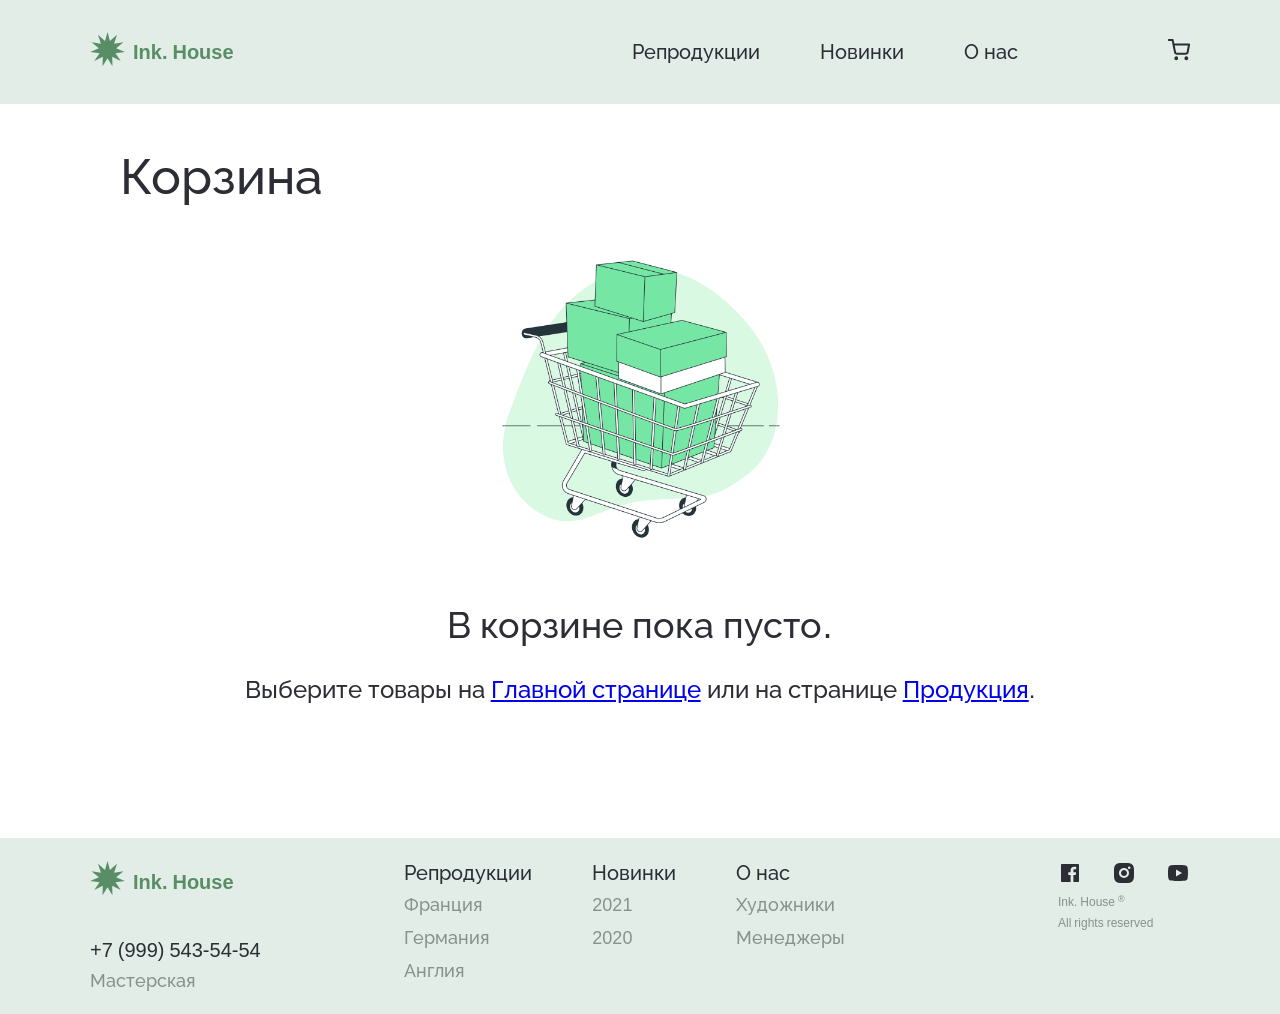
<file: basket.html>
<!DOCTYPE html>
<html lang="ru">

<head>
    <meta charset="UTF-8">
    <meta name="viewport" content="width=device-width, initial-scale=1.0">
    <title>My Diploma - Basket page</title>
    <link rel="stylesheet" href="styles/normalize.css">
    <link rel="stylesheet" href="styles/basket.css">
    <script src="scripts/basket.js" defer></script>
    <script src="scripts/burger.js" defer></script>
    <script src="scripts/basketCounterShort.js" defer></script>
</head>

<body>
    <div class="wrapper">
        <header class="header center">
            <div class="logo">
                <a href="index.html" class="header__link"><img src="images/logo.svg" alt="Logo icon"
                        class="logo__image"></a>
                <a href="index.html" class="logo__text">Ink. House</a>
                <!-- <p class="logo__text">Ink. House</p> -->
            </div>
            <div class="line line_invisible"></div>
            <div class="header__container">
                <nav class="header__nav">
                    <ul class="header__ul">
                        <li class="header__li"><a href="index.html#catalog" class="header__link">Репродукции</a>
                        </li>
                        <li class="header__li"><a href="index.html#new" class="header__link">Новинки</a></li>
                        <li class="header__li"><a href="index.html#about" class="header__link">О&nbsp;нас</a></li>
                    </ul>
                </nav>
                <!-- Burger menu on JS start-->
                <div class="header__burger">
                    <svg class="header__burger-icon" xmlns="http://www.w3.org/2000/svg" width="30" height="30"
                        viewBox="0 0 30 30" fill="none">
                        <path fill-rule="evenodd" clip-rule="evenodd"
                            d="M4.6875 21.5625C4.6875 21.3139 4.78627 21.0754 4.96209 20.8996C5.1379 20.7238 5.37636 20.625 5.625 20.625H24.375C24.6236 20.625 24.8621 20.7238 25.0379 20.8996C25.2137 21.0754 25.3125 21.3139 25.3125 21.5625C25.3125 21.8111 25.2137 22.0496 25.0379 22.2254C24.8621 22.4012 24.6236 22.5 24.375 22.5H5.625C5.37636 22.5 5.1379 22.4012 4.96209 22.2254C4.78627 22.0496 4.6875 21.8111 4.6875 21.5625ZM4.6875 14.0625C4.6875 13.8139 4.78627 13.5754 4.96209 13.3996C5.1379 13.2238 5.37636 13.125 5.625 13.125H24.375C24.6236 13.125 24.8621 13.2238 25.0379 13.3996C25.2137 13.5754 25.3125 13.8139 25.3125 14.0625C25.3125 14.3111 25.2137 14.5496 25.0379 14.7254C24.8621 14.9012 24.6236 15 24.375 15H5.625C5.37636 15 5.1379 14.9012 4.96209 14.7254C4.78627 14.5496 4.6875 14.3111 4.6875 14.0625ZM4.6875 6.5625C4.6875 6.31386 4.78627 6.0754 4.96209 5.89959C5.1379 5.72377 5.37636 5.625 5.625 5.625H24.375C24.6236 5.625 24.8621 5.72377 25.0379 5.89959C25.2137 6.0754 25.3125 6.31386 25.3125 6.5625C25.3125 6.81114 25.2137 7.0496 25.0379 7.22541C24.8621 7.40123 24.6236 7.5 24.375 7.5H5.625C5.37636 7.5 5.1379 7.40123 4.96209 7.22541C4.78627 7.0496 4.6875 6.81114 4.6875 6.5625Z"
                            fill="#4C5866" />
                    </svg>
                </div>
                <div class="header__basket-box">
                    <svg xmlns="http://www.w3.org/2000/svg" width="22" height="22" viewBox="0 0 22 22" fill="none">
                        <g clip-path="url(#clip0_9102_102)">
                            <path
                                d="M8.25001 20.1667C8.75627 20.1667 9.16668 19.7563 9.16668 19.25C9.16668 18.7438 8.75627 18.3334 8.25001 18.3334C7.74375 18.3334 7.33334 18.7438 7.33334 19.25C7.33334 19.7563 7.74375 20.1667 8.25001 20.1667Z"
                                stroke="#2C2D35" stroke-width="2" stroke-linecap="round" stroke-linejoin="round" />
                            <path
                                d="M18.3333 20.1667C18.8396 20.1667 19.25 19.7563 19.25 19.25C19.25 18.7438 18.8396 18.3334 18.3333 18.3334C17.8271 18.3334 17.4167 18.7438 17.4167 19.25C17.4167 19.7563 17.8271 20.1667 18.3333 20.1667Z"
                                stroke="#2C2D35" stroke-width="2" stroke-linecap="round" stroke-linejoin="round" />
                            <path
                                d="M0.916656 0.916626H4.58332L7.03999 13.1908C7.12381 13.6128 7.35341 13.9919 7.68857 14.2617C8.02374 14.5315 8.44313 14.6749 8.87332 14.6666H17.7833C18.2135 14.6749 18.6329 14.5315 18.9681 14.2617C19.3032 13.9919 19.5328 13.6128 19.6167 13.1908L21.0833 5.49996H5.49999"
                                stroke="#2C2D35" stroke-width="2" stroke-linecap="round" stroke-linejoin="round" />
                        </g>
                        <defs>
                            <clippath id="clip0_9102_102">
                                <rect width="22" height="22" fill="white" />
                            </clippath>
                        </defs>
                    </svg>
                    <div class="header__basket">
                        <p class="basket-counter"></p>
                    </div>
                </div>
                <nav class="header__burger-nav">
                    <ul class="header__menu">
                        <li class="header__burger-li header__menu_close"><svg xmlns="http://www.w3.org/2000/svg"
                                width="30" height="30" viewBox="0 0 30 30" fill="none">
                                <path fill-rule="evenodd" clip-rule="evenodd"
                                    d="M6.75 6.75C6.94891 6.55109 7.2187 6.43934 7.5 6.43934C7.7813 6.43934 8.05109 6.55109 8.25 6.75L23.25 21.75C23.4489 21.9489 23.5606 22.2187 23.5606 22.5C23.5606 22.7813 23.4489 23.0511 23.25 23.25C23.0511 23.4489 22.7813 23.5606 22.5 23.5606C22.2187 23.5606 21.9489 23.4489 21.75 23.25L6.75 8.25C6.55109 8.05109 6.43934 7.7813 6.43934 7.5C6.43934 7.21869 6.55109 6.94891 6.75 6.75Z"
                                    fill="#2C2D35" />
                                <path fill-rule="evenodd" clip-rule="evenodd"
                                    d="M23.25 6.75C23.4489 6.94891 23.5607 7.2187 23.5607 7.5C23.5607 7.7813 23.4489 8.05109 23.25 8.25L8.25001 23.25C8.0511 23.4489 7.78132 23.5606 7.50001 23.5606C7.21871 23.5606 6.94893 23.4489 6.75002 23.25C6.55111 23.0511 6.43936 22.7813 6.43936 22.5C6.43936 22.2187 6.5511 21.9489 6.75002 21.75L21.75 6.75C21.9489 6.55109 22.2187 6.43934 22.5 6.43934C22.7813 6.43934 23.0511 6.55109 23.25 6.75Z"
                                    fill="#2C2D35" />
                            </svg></li>
                        <li class="header__burger-li"><a href="index.html#catalog" class="header__link">Репродукции</a>
                        </li>
                        <li class="header__burger-li"><a href="index.html#new" class="header__link">Новинки</a></li>
                        <li class="header__burger-li"><a href="index.html#about" class="header__link">О нас</a></li>
                    </ul>
                </nav>
                <!-- Burger menu on JS end-->

                <!-- Burger menu on HTML5/CSS3 start-->
                <!-- <div class="header__burger">
                <label class="label" for="burger__check"> <svg class="header__burger-icon"
                        xmlns="http://www.w3.org/2000/svg" width="30" height="30" viewBox="0 0 30 30" fill="none">
                        <path fill-rule="evenodd" clip-rule="evenodd"
                            d="M4.6875 21.5625C4.6875 21.3139 4.78627 21.0754 4.96209 20.8996C5.1379 20.7238 5.37636 20.625 5.625 20.625H24.375C24.6236 20.625 24.8621 20.7238 25.0379 20.8996C25.2137 21.0754 25.3125 21.3139 25.3125 21.5625C25.3125 21.8111 25.2137 22.0496 25.0379 22.2254C24.8621 22.4012 24.6236 22.5 24.375 22.5H5.625C5.37636 22.5 5.1379 22.4012 4.96209 22.2254C4.78627 22.0496 4.6875 21.8111 4.6875 21.5625ZM4.6875 14.0625C4.6875 13.8139 4.78627 13.5754 4.96209 13.3996C5.1379 13.2238 5.37636 13.125 5.625 13.125H24.375C24.6236 13.125 24.8621 13.2238 25.0379 13.3996C25.2137 13.5754 25.3125 13.8139 25.3125 14.0625C25.3125 14.3111 25.2137 14.5496 25.0379 14.7254C24.8621 14.9012 24.6236 15 24.375 15H5.625C5.37636 15 5.1379 14.9012 4.96209 14.7254C4.78627 14.5496 4.6875 14.3111 4.6875 14.0625ZM4.6875 6.5625C4.6875 6.31386 4.78627 6.0754 4.96209 5.89959C5.1379 5.72377 5.37636 5.625 5.625 5.625H24.375C24.6236 5.625 24.8621 5.72377 25.0379 5.89959C25.2137 6.0754 25.3125 6.31386 25.3125 6.5625C25.3125 6.81114 25.2137 7.0496 25.0379 7.22541C24.8621 7.40123 24.6236 7.5 24.375 7.5H5.625C5.37636 7.5 5.1379 7.40123 4.96209 7.22541C4.78627 7.0496 4.6875 6.81114 4.6875 6.5625Z"
                            fill="#4C5866" />
                    </svg> </label>
                <input class="header__check" id="burger__check" type="checkbox">
                <nav class="header__burger-nav">
                    <ul class="header__menu">
                        <li class="header__burger-li"><a href="#catalog" class="header__link">Репродукции</a> </li>
                        <li class="header__burger-li"><a href="#new" class="header__link">Новинки</a></li>
                        <li class="header__burger-li"><a href="#about" class="header__burget-link">О нас</a></li>
                    </ul>
                </nav>
            </div>
            <div class="header__basket-box">
                <svg xmlns="http://www.w3.org/2000/svg" width="22" height="22" viewBox="0 0 22 22" fill="none">
                    <g clip-path="url(#clip0_9102_102)">
                        <path
                            d="M8.25001 20.1667C8.75627 20.1667 9.16668 19.7563 9.16668 19.25C9.16668 18.7438 8.75627 18.3334 8.25001 18.3334C7.74375 18.3334 7.33334 18.7438 7.33334 19.25C7.33334 19.7563 7.74375 20.1667 8.25001 20.1667Z"
                            stroke="#2C2D35" stroke-width="2" stroke-linecap="round" stroke-linejoin="round" />
                        <path
                            d="M18.3333 20.1667C18.8396 20.1667 19.25 19.7563 19.25 19.25C19.25 18.7438 18.8396 18.3334 18.3333 18.3334C17.8271 18.3334 17.4167 18.7438 17.4167 19.25C17.4167 19.7563 17.8271 20.1667 18.3333 20.1667Z"
                            stroke="#2C2D35" stroke-width="2" stroke-linecap="round" stroke-linejoin="round" />
                        <path
                            d="M0.916656 0.916626H4.58332L7.03999 13.1908C7.12381 13.6128 7.35341 13.9919 7.68857 14.2617C8.02374 14.5315 8.44313 14.6749 8.87332 14.6666H17.7833C18.2135 14.6749 18.6329 14.5315 18.9681 14.2617C19.3032 13.9919 19.5328 13.6128 19.6167 13.1908L21.0833 5.49996H5.49999"
                            stroke="#2C2D35" stroke-width="2" stroke-linecap="round" stroke-linejoin="round" />
                    </g>
                    <defs>
                        <clipPath id="clip0_9102_102">
                            <rect width="22" height="22" fill="white" />
                        </clipPath>
                    </defs>
                </svg>
                <div class="header__basket">
                    <p class="basket-text">1</p>
                </div>
            </div> -->
                <!-- Burger menu on HTML5/CSS3 end-->
            </div>
        </header>
        <main>
            <section class="basket center">
                <h1 class="basket__title">Корзина</h1>
                <div class="basket__content">
                    <div class="basket__empty hidden">
                        <div class="basket__img-box">
                            <img class="basket__img" src="images/basket/cart.jpg" alt="cart-image">
                        </div>
                        <div basket__message-box>
                            <p class="basket__message-main">В корзине пока пусто.
                            </p>
                            <p class="basket__message">Выберите товары на <a href="index.html#catalog"
                                    class="basket__link">Главной странице</a> или на
                                странице <a href="products.html" class="basket__link">Продукция</a>.
                            </p>
                        </div>
                    </div>
                    <div class="basket__full hidden">
                        <div class="basket__catalog">
                            <div class="card hidden" data-price="14500" data-country="france" data-number="1">
                                <div class="card__cover">
                                    <div class="card__wrap">
                                        <div class="card__img-box">
                                            <img src="images/card_France_1.jpg" alt="Picture France" class="card__img">
                                        </div>
                                        <div class="card__description">
                                            <p class="card__author">Марсель Руссо</p>
                                            <h3 class="card__name">Охота Амура</h3>
                                            <p class="card__desc">Холст, масло (50&times;80)</p>
                                            <p class="card__price">14&nbsp;500 &#8381/шт</p>
                                        </div>
                                    </div>
                                    <div class="card__delete">
                                        <p class="card__price-subtotal" data-subtotal="14500">
                                        </p>
                                        <button class="card__button">Удалить</button>
                                    </div>
                                    <div class="card__count">
                                        <button disabled class="card__button-qty-left">-</button>
                                        <div class="card__unit-qty"></div>
                                        <button class="card__button-qty-right card__button-qty">+</button>
                                    </div>
                                </div>
                                <div class="card__line"></div>
                            </div>
                            <div class="card hidden" data-price="16500" data-country="france" data-number="2">
                                <div class="card__cover">
                                    <div class="card__wrap">
                                        <div class="card__img-box">
                                            <img src="images/card_France_2.jpg" alt="Picture France" class="card__img">
                                        </div>
                                        <div class="card__description">
                                            <p class="card__author">Анри Селин</p>
                                            <h3 class="card__name">Дама с собачкой</h3>
                                            <p class="card__desc">Акрил, бумага (50&times;80)</p>

                                            <p class="card__price">16&nbsp;500 &#8381/шт</p>
                                        </div>
                                    </div>

                                    <div class="card__delete">
                                        <p class="card__price-subtotal" data-subtotal="16500"></p>
                                        <button class="card__button">Удалить</button>
                                    </div>
                                    <div class="card__count">
                                        <button disabled class="card__button-qty-left">-</button>
                                        <div class="card__unit-qty"></div>
                                        <button class="card__button-qty-right card__button-qty">+</button>
                                    </div>
                                </div>
                                <div class="card__line"></div>
                            </div>
                            <div class="card hidden" data-price="20000" data-country="france" data-number="3">
                                <div class="card__cover">
                                    <div class="card__wrap">
                                        <div class="card__img-box">
                                            <img src="images/card_France_3.jpg" alt="Picture France" class="card__img">
                                        </div>
                                        <div class="card__description">
                                            <p class="card__author">Франсуа Дюпон</p>
                                            <h3 class="card__name">Процедура</h3>
                                            <p class="card__desc">Цветная литография (40&times;60)</p>

                                            <p class="card__price">20&nbsp;000 &#8381/шт</p>
                                        </div>
                                    </div>
                                    <div class="card__delete">
                                        <p class="card__price-subtotal" data-subtotal="20000">20000</p>
                                        <button class="card__button">Удалить</button>
                                    </div>
                                    <div class="card__count">
                                        <button disabled class="card__button-qty-left">-</button>
                                        <div class="card__unit-qty"></div>
                                        <button class="card__button-qty-right card__button-qty">+</button>
                                    </div>
                                </div>
                                <div class="card__line"></div>
                            </div>
                            <div class="card hidden" data-price="12000" data-country="france" data-number="4">
                                <div class="card__cover">
                                    <div class="card__wrap">
                                        <div class="card__img-box">
                                            <img src="images/card_France_4.jpg" alt="Picture France" class="card__img">
                                        </div>
                                        <div class="card__description">
                                            <p class="card__author">Луи Детуш</p>
                                            <h3 class="card__name">Роза</h3>
                                            <p class="card__desc">Бумага, акрил (50&times;80)</p>

                                            <p class="card__price">12&nbsp;000 &#8381/шт</p>
                                        </div>
                                    </div>

                                    <div class="card__delete">
                                        <p class="card__price-subtotal" data-subtotal="12000">12000</p>
                                        <button class="card__button">Удалить</button>
                                    </div>
                                    <div class="card__count">
                                        <button disabled class="card__button-qty-left">-</button>
                                        <div class="card__unit-qty"></div>
                                        <button class="card__button-qty-right card__button-qty">+</button>
                                    </div>
                                </div>
                                <div class="card__line"></div>
                            </div>
                            <div class="card hidden" data-price="22500" data-country="france" data-number="5">
                                <div class="card__cover">
                                    <div class="card__wrap">
                                        <div class="card__img-box">
                                            <img src="images/card_France_5.jpg" alt="Picture France" class="card__img">
                                        </div>
                                        <div class="card__description">
                                            <p class="card__author">Франсуа Дюпон</p>
                                            <h3 class="card__name">Птичья трапеза</h3>
                                            <p class="card__desc">Цветная литография (40&times;60)</p>

                                            <p class="card__price">22&nbsp;500 &#8381/шт</p>
                                        </div>
                                    </div>
                                    <div class="card__delete">
                                        <p class="card__price-subtotal" data-subtotal="22500">22500</p>
                                        <button class="card__button">Удалить</button>
                                    </div>
                                    <div class="card__count">
                                        <button disabled class="card__button-qty-left">-</button>
                                        <div class="card__unit-qty"></div>
                                        <button class="card__button-qty-right card__button-qty">+</button>
                                    </div>
                                </div>
                                <div class="card__line"></div>
                            </div>
                            <div class="card hidden" data-price="20000" data-country="france" data-number="6">
                                <div class="card__cover">
                                    <div class="card__wrap">
                                        <div class="card__img-box">
                                            <img src="images/card_France_6.jpg" alt="Picture France" class="card__img">
                                        </div>
                                        <div class="card__description">
                                            <p class="card__author">Пьер Моранж</p>
                                            <h3 class="card__name">Пейзаж с рыбой</h3>
                                            <p class="card__desc">Цветная литография (40&times;60)</p>

                                            <p class="card__price">20&nbsp;000 &#8381/шт</p>
                                        </div>
                                    </div>
                                    <div class="card__delete">
                                        <p class="card__price-subtotal" data-subtotal="20000">20000</p>
                                        <button class="card__button">Удалить</button>
                                    </div>
                                    <div class="card__count">
                                        <button disabled class="card__button-qty-left">-</button>
                                        <div class="card__unit-qty"></div>
                                        <button class="card__button-qty-right card__button-qty">+</button>
                                    </div>
                                </div>
                                <div class="card__line"></div>
                            </div>
                            <div class="card hidden" data-price="16000" data-country="germany" data-number="7">
                                <div class="card__cover">
                                    <div class="card__wrap">
                                        <div class="card__img-box">
                                            <img src="images/card_Germany_1.jpg" alt="Picture Germany"
                                                class="card__img">
                                        </div>
                                        <div class="card__description">
                                            <p class="card__author">Курт Вернер</p>
                                            <h3 class="card__name">Над городом</h3>
                                            <p class="card__desc">Цветная литография (40&times;60)</p>

                                            <p class="card__price">16&nbsp;000 &#8381/шт</p>
                                        </div>
                                    </div>

                                    <div class="card__delete">
                                        <p class="card__price-subtotal" data-subtotal="12000">16000</p>
                                        <button class="card__button">Удалить</button>
                                    </div>
                                    <div class="card__count">
                                        <button disabled class="card__button-qty-left">-</button>
                                        <div class="card__unit-qty"></div>
                                        <button class="card__button-qty-right card__button-qty">+</button>
                                    </div>
                                </div>
                                <div class="card__line"></div>
                            </div>
                            <div class="card hidden" data-price="14500" data-country="germany" data-number="8">
                                <div class="card__cover">
                                    <div class="card__wrap">
                                        <div class="card__img-box">
                                            <img src="images/card_Germany_2.jpg" alt="Picture Germany"
                                                class="card__img">
                                        </div>
                                        <div class="card__description">
                                            <p class="card__author">Макс Рихтер</p>
                                            <h3 class="card__name">Птенцы</h3>
                                            <p class="card__desc">Холст, масло (50&times;80)</p>

                                            <p class="card__price">14&nbsp;500 &#8381/шт</p>
                                        </div>
                                    </div>

                                    <div class="card__delete">
                                        <p class="card__price-subtotal" data-subtotal="14500">14500</p>
                                        <button class="card__button">Удалить</button>
                                    </div>
                                    <div class="card__count">
                                        <button disabled class="card__button-qty-left">-</button>
                                        <div class="card__unit-qty"></div>
                                        <button class="card__button-qty-right card__button-qty">+</button>
                                    </div>
                                </div>
                                <div class="card__line"></div>
                            </div>
                            <div class="card hidden" data-price="20000" data-country="germany" data-number="9">
                                <div class="card__cover">
                                    <div class="card__wrap">
                                        <div class="card__img-box">
                                            <img src="images/card_Germany_3.jpg" alt="Picture Germany"
                                                class="card__img">
                                        </div>
                                        <div class="card__description">
                                            <p class="card__author">Мартин Майер</p>
                                            <h3 class="card__name">Среди листьев</h3>
                                            <p class="card__desc">Цветная литография (40&times;60)</p>

                                            <p class="card__price">20&nbsp;000 &#8381/шт</p>
                                        </div>
                                    </div>
                                    <div class="card__delete">
                                        <p class="card__price-subtotal" data-subtotal="20000">20000</p>
                                        <button class="card__button">Удалить</button>
                                    </div>
                                    <div class="card__count">
                                        <button disabled class="card__button-qty-left">-</button>
                                        <div class="card__unit-qty"></div>
                                        <button class="card__button-qty-right card__button-qty">+</button>
                                    </div>
                                </div>
                                <div class="card__line"></div>
                            </div>
                            <div class="card hidden" data-price="13000" data-country="germany" data-number="10">
                                <div class="card__cover">
                                    <div class="card__wrap">
                                        <div class="card__img-box">
                                            <img src="images/card_Germany_4.jpg" alt="Picture Germany"
                                                class="card__img">
                                        </div>
                                        <div class="card__description">
                                            <p class="card__author">Герман Беккер</p>
                                            <h3 class="card__name">Яркая птица</h3>
                                            <p class="card__desc">Цветная литография (40&times;60)</p>

                                            <p class="card__price">13&nbsp;000 &#8381/шт</p>
                                        </div>
                                    </div>

                                    <div class="card__delete">
                                        <p class="card__price-subtotal" data-subtotal="13000">13000</p>
                                        <button class="card__button">Удалить</button>
                                    </div>
                                    <div class="card__count">
                                        <button disabled class="card__button-qty-left">-</button>
                                        <div class="card__unit-qty"></div>
                                        <button class="card__button-qty-right card__button-qty">+</button>
                                    </div>
                                </div>
                                <div class="card__line"></div>
                            </div>
                            <div class="card hidden" data-price="20000" data-country="germany" data-number="11">
                                <div class="card__cover">
                                    <div class="card__wrap">
                                        <div class="card__img-box">
                                            <img src="images/card_Germany_5.jpg" alt="Picture Germany"
                                                class="card__img">
                                        </div>
                                        <div class="card__description">
                                            <p class="card__author">Вульф Бауэр</p>
                                            <h3 class="card__name">Дятлы</h3>
                                            <p class="card__desc">Бумага, акрил (50&times;80)</p>

                                            <p class="card__price">20&nbsp;000 &#8381/шт</p>
                                        </div>
                                    </div>

                                    <div class="card__delete">
                                        <p class="card__price-subtotal" data-subtotal="12000">12000</p>
                                        <button class="card__button">Удалить</button>
                                    </div>
                                    <div class="card__count">
                                        <button disabled class="card__button-qty-left">-</button>
                                        <div class="card__unit-qty"></div>
                                        <button class="card__button-qty-right card__button-qty">+</button>
                                    </div>
                                </div>
                                <div class="card__line"></div>
                            </div>
                            <div class="card hidden" data-price="23000" data-country="germany" data-number="12">
                                <div class="card__cover">
                                    <div class="card__wrap">
                                        <div class="card__img-box">
                                            <img src="images/card_Germany_6.jpg" alt="Picture Germany"
                                                class="card__img">
                                        </div>
                                        <div class="card__description">
                                            <p class="card__author">Вальтер Хартманн</p>
                                            <h3 class="card__name">Большие воды</h3>
                                            <p class="card__desc">Бумага, акрил (50&times;80)</p>

                                            <p class="card__price">23&nbsp;000 &#8381/шт</p>
                                        </div>
                                    </div>

                                    <div class="card__delete">
                                        <p class="card__price-subtotal" data-subtotal="23000">23000</p>
                                        <button class="card__button">Удалить</button>
                                    </div>
                                    <div class="card__count">
                                        <button disabled class="card__button-qty-left">-</button>
                                        <div class="card__unit-qty"></div>
                                        <button class="card__button-qty-right card__button-qty">+</button>
                                    </div>
                                </div>
                                <div class="card__line"></div>
                            </div>
                            <div class="card hidden" data-price="19500" data-country="england" data-number="13">
                                <div class="card__cover">
                                    <div class="card__wrap">
                                        <div class="card__img-box">
                                            <img src="images/card_England_1.jpg" alt="Picture England"
                                                class="card__img">
                                        </div>
                                        <div class="card__description">
                                            <p class="card__author">Пол Смит</p>
                                            <h3 class="card__name">Дикий зверь</h3>
                                            <p class="card__desc">Акварель, бумага (50&times;80)</p>

                                            <p class="card__price">19&nbsp;500 &#8381/шт</p>
                                        </div>
                                    </div>

                                    <div class="card__delete">
                                        <p class="card__price-subtotal" data-subtotal="19500">19500</p>
                                        <button class="card__button">Удалить</button>
                                    </div>
                                    <div class="card__count">
                                        <button disabled class="card__button-qty-left">-</button>
                                        <div class="card__unit-qty"></div>
                                        <button class="card__button-qty-right card__button-qty">+</button>
                                    </div>
                                </div>
                                <div class="card__line"></div>
                            </div>
                            <div class="card hidden" data-price="17500" data-country="england" data-number="14">
                                <div class="card__cover">
                                    <div class="card__wrap">
                                        <div class="card__img-box">
                                            <img src="images/card_England_2.jpg" alt="Picture England"
                                                class="card__img">
                                        </div>
                                        <div class="card__description">
                                            <p class="card__author">Джон Уайт</p>
                                            <h3 class="card__name">Скалистый берег</h3>
                                            <p class="card__desc">Цветная литография (40&times;60)</p>

                                            <p class="card__price">17&nbsp;500 &#8381/шт</p>
                                        </div>
                                    </div>

                                    <div class="card__delete">
                                        <p class="card__price-subtotal" data-subtotal="17500">17500</p>
                                        <button class="card__button">Удалить</button>
                                    </div>
                                    <div class="card__count">
                                        <button disabled class="card__button-qty-left">-</button>
                                        <div class="card__unit-qty"></div>
                                        <button class="card__button-qty-right card__button-qty">+</button>
                                    </div>
                                </div>
                                <div class="card__line"></div>
                            </div>
                            <div class="card hidden" data-price="20500" data-country="england" data-number="15">
                                <div class="card__cover">
                                    <div class="card__wrap">
                                        <div class="card__img-box">
                                            <img src="images/card_England_3.jpg" alt="Picture England"
                                                class="card__img">
                                        </div>
                                        <div class="card__description">
                                            <p class="card__author">Джим Уотсон</p>
                                            <h3 class="card__name">Река и горы</h3>
                                            <p class="card__desc">Акварель, бумага (50&times;80)</p>

                                            <p class="card__price">20&nbsp;500 &#8381/шт</p>
                                        </div>
                                    </div>

                                    <div class="card__delete">
                                        <p class="card__price-subtotal" data-subtotal="20500">20500</p>
                                        <button class="card__button">Удалить</button>
                                    </div>
                                    <div class="card__count">
                                        <button disabled class="card__button-qty-left">-</button>
                                        <div class="card__unit-qty"></div>
                                        <button class="card__button-qty-right card__button-qty">+</button>
                                    </div>
                                </div>
                                <div class="card__line"></div>
                            </div>
                            <div class="card hidden" data-price="15500" data-country="england" data-number="16">
                                <div class="card__cover">
                                    <div class="card__wrap">
                                        <div class="card__img-box">
                                            <img src="images/card_England_4.jpg" alt="Picture England"
                                                class="card__img">
                                        </div>
                                        <div class="card__description">
                                            <p class="card__author">Юджин Зиллион</p>
                                            <h3 class="card__name">Белый попугай</h3>
                                            <p class="card__desc">Цветная литография (40&times;60)</p>

                                            <p class="card__price">15&nbsp;500 &#8381/шт</p>
                                        </div>
                                    </div>

                                    <div class="card__delete">
                                        <p class="card__price-subtotal" data-subtotal="12000">15500</p>
                                        <button class="card__button">Удалить</button>
                                    </div>
                                    <div class="card__count">
                                        <button disabled class="card__button-qty-left">-</button>
                                        <div class="card__unit-qty"></div>
                                        <button class="card__button-qty-right card__button-qty">+</button>
                                    </div>
                                </div>
                                <div class="card__line"></div>
                            </div>
                            <div class="card hidden" data-price="12500" data-country="england" data-number="17">
                                <div class="card__cover">
                                    <div class="card__wrap">
                                        <div class="card__img-box">
                                            <img src="images/card_England_5.jpg" alt="Picture England"
                                                class="card__img">
                                        </div>
                                        <div class="card__description">
                                            <p class="card__author">Эрик Гиллман</p>
                                            <h3 class="card__name">Белый попугай</h3>
                                            <p class="card__desc">Цветная литография (40&times;60)</p>

                                            <p class="card__price">15&nbsp;500 &#8381/шт</p>
                                        </div>
                                    </div>

                                    <div class="card__delete">
                                        <p class="card__price-subtotal" data-subtotal="15500">15500</p>
                                        <button class="card__button">Удалить</button>
                                    </div>
                                    <div class="card__count">
                                        <button disabled class="card__button-qty-left">-</button>
                                        <div class="card__unit-qty"></div>
                                        <button class="card__button-qty-right card__button-qty">+</button>
                                    </div>
                                </div>
                                <div class="card__line"></div>
                            </div>
                            <div class="card hidden" data-price="21000" data-country="england" data-number="18">
                                <div class="card__cover">
                                    <div class="card__wrap">
                                        <div class="card__img-box">
                                            <img src="images/card_England_6.jpg" alt="Picture England"
                                                class="card__img">
                                        </div>
                                        <div class="card__description">
                                            <p class="card__author">Альфред Барр</p>
                                            <h3 class="card__name">Рыжий кот</h3>
                                            <p class="card__desc">Цветная литография (40&times;60)</p>

                                            <p class="card__price">21&nbsp;000 &#8381/шт</p>
                                        </div>
                                    </div>

                                    <div class="card__delete">
                                        <p class="card__price-subtotal" data-subtotal="12000">21000</p>
                                        <button class="card__button">Удалить</button>
                                    </div>
                                    <div class="card__count">
                                        <button disabled class="card__button-qty-left">-</button>
                                        <div class="card__unit-qty"></div>
                                        <button class="card__button-qty-right card__button-qty">+</button>
                                    </div>
                                </div>
                                <div class="card__line"></div>
                            </div>
                        </div>
                        <div class="basket__order-cover">
                            <div class="basket__button-clean">
                                <p class="basket__button-text">Очистить корзину</p>
                                <button class="basket__button-clean"><svg class="basket__trash-icon"
                                        xmlns="http://www.w3.org/2000/svg" width="20px" height="20px"
                                        viewBox="0 0 448 512" fill="#86928B">
                                        <path
                                            d="M170.5 51.6L151.5 80h145l-19-28.4c-1.5-2.2-4-3.6-6.7-3.6H177.1c-2.7 0-5.2 1.3-6.7 3.6zm147-26.6L354.2 80H368h48 8c13.3 0 24 10.7 24 24s-10.7 24-24 24h-8V432c0 44.2-35.8 80-80 80H112c-44.2 0-80-35.8-80-80V128H24c-13.3 0-24-10.7-24-24S10.7 80 24 80h8H80 93.8l36.7-55.1C140.9 9.4 158.4 0 177.1 0h93.7c18.7 0 36.2 9.4 46.6 24.9zM80 128V432c0 17.7 14.3 32 32 32H336c17.7 0 32-14.3 32-32V128H80zm80 64V400c0 8.8-7.2 16-16 16s-16-7.2-16-16V192c0-8.8 7.2-16 16-16s16 7.2 16 16zm80 0V400c0 8.8-7.2 16-16 16s-16-7.2-16-16V192c0-8.8 7.2-16 16-16s16 7.2 16 16zm80 0V400c0 8.8-7.2 16-16 16s-16-7.2-16-16V192c0-8.8 7.2-16 16-16s16 7.2 16 16z" />
                                    </svg></button>
                            </div>
                            <div class="basket__order">
                                <button class="basket__order-button">
                                    Перейти к оформлению</button>
                                <div class="basket__order-desc">
                                    <h2 class="basket__order-text">Ваш заказ</h2>
                                    <ul class="basket__order-details">
                                        <li class="basket__order-li">
                                            <p class="basket__order-items">Товары</p>
                                            <p class="basket__order-items basket__order-items-number">1</p>
                                        </li>
                                        <li class="basket__order-li">
                                            <p class="basket__order-items">Доставка</p>
                                            <p class="basket__order-items">Бесплатно</p>
                                        </li>
                                        <li class="basket__order-li">
                                            <p class="basket__order-total-text">Общая сумма заказа</p>
                                            <p class="basket__order-total ruble-sign"></p>
                                        </li>
                                    </ul>

                                </div>
                            </div>
                        </div>
                        <div class="modal">
                            <div class="modal__window fade-in " data-modal="1">
                                <p class="modal__text">Вход или регистрация</p>
                                <form class="modal__form" action="#">
                                    <input class="modal__input" type="tel" placeholder="Телефон" required autofocus>
                                    <button class="modal__button" disabled>Продолжить</button>
                                </form>

                                <p class="modal__remark">Продолжая, вы соглашаетесь с <a href="#">Пользовательским
                                        соглашением</a> и <a href="#">Политикой
                                        обработки персональных данных</a>
                                </p>
                                <div class="modal__employee">
                                </div>
                                <svg class="modal__close" xmlns="http://www.w3.org/2000/svg" width="27" height="27"
                                    fill="grey" viewBox="0 0 384 512">
                                    <path
                                        d="M342.6 150.6c12.5-12.5 12.5-32.8 0-45.3s-32.8-12.5-45.3 0L192 210.7 86.6 105.4c-12.5-12.5-32.8-12.5-45.3 0s-12.5 32.8 0 45.3L146.7 256 41.4 361.4c-12.5 12.5-12.5 32.8 0 45.3s32.8 12.5 45.3 0L192 301.3 297.4 406.6c12.5 12.5 32.8 12.5 45.3 0s12.5-32.8 0-45.3L237.3 256 342.6 150.6z" />
                                </svg>
                            </div>
                        </div>

                    </div>
                </div>
            </section>
        </main>
        <footer class="footer center">
            <div class="footer__contacts">
                <div class="logo footer__logo">
                    <a href="index.html" class="footer__link"><img src="images/logo.svg" alt="Logo icon"
                            class="logo__image"></a>
                    <a href="index.html" class="logo__text">Ink. House</a>
                </div>
                <div class="footer__phone">
                    <a href="tel:+79995435454" class="footer__phone-link">+7 (999) 543-54-54</a>
                    <p class="footer__text">Мастерская</p>
                </div>
            </div>
            <nav class="footer__nav">
                <ul class="footer__ul">
                    <li class="footer__li">
                        <h3 class="footer__link-heading">Репродукции</h3>
                    </li>
                    <li class="footer__li"><a href="index.html#catalog" class="footer__tab">Франция</a></li>
                    <li class="footer__li"><a href="index.html#catalog" class="footer__tab">Германия</a></li>
                    <li class="footer__li"><a href="index.html#catalog" class="footer__tab">Англия</a></li>
                </ul>
                <ul class="footer__ul">
                    <li class="footer__li">
                        <h3 class="footer__link-heading">Новинки</h3>
                    </li>
                    <li class="footer__li"><a href="frenchCollection.html" class="footer__link">2021</a></li>
                    <li class="footer__li"><a href="frenchCollection.html" class="footer__link">2020</a></li>
                </ul>
                <ul class="footer__ul">
                    <li class="footer__li">
                        <h3 class="footer__link-heading">О&nbsp;нас</h3>
                    </li>
                    <li class="footer__li"><a href="team.html#artists" class="footer__link">Художники</a></li>
                    <li class="footer__li"><a href="team.html#managers" class="footer__link">Менеджеры</a></li>
                </ul>

            </nav>
            <div class="line line_marging"></div>
            <div class="footer__right">
                <div class="footer__social-link-box">
                    <a href="https://www.facebook.com/" class="footer__social-link"> <svg class="footer__svg"
                            xmlns="http://www.w3.org/2000/svg" width="24" height="24" viewBox="0 0 24 24" fill="none">
                            <g clip-path="url(#clip0_10_333)">
                                <path
                                    d="M15.402 21V14.034H17.735L18.084 11.326H15.402V9.598C15.402 8.814 15.62 8.279 16.744 8.279H18.178V5.857C17.4838 5.78334 16.7861 5.74762 16.088 5.75C14.021 5.75 12.606 7.012 12.606 9.33V11.326H10.268V14.034H12.606V21H4C3.73478 21 3.48043 20.8946 3.29289 20.7071C3.10536 20.5196 3 20.2652 3 20V4C3 3.73478 3.10536 3.48043 3.29289 3.29289C3.48043 3.10536 3.73478 3 4 3H20C20.2652 3 20.5196 3.10536 20.7071 3.29289C20.8946 3.48043 21 3.73478 21 4V20C21 20.2652 20.8946 20.5196 20.7071 20.7071C20.5196 20.8946 20.2652 21 20 21H15.402Z"
                                    fill="#2C2D35" />
                            </g>
                            <defs>
                                <clippath id="clip0_10_333">
                                    <rect width="24" height="24" fill="white" />
                                </clippath>
                            </defs>
                        </svg></a>
                    <a href="https://www.instagram.com/" class="footer__social-link"> <svg
                            xmlns="http://www.w3.org/2000/svg" width="24" height="24" viewBox="0 0 24 24" fill="none">
                            <g clip-path="url(#clip0_10_334)">
                                <path
                                    d="M12 2C14.717 2 15.056 2.01 16.122 2.06C17.187 2.11 17.912 2.277 18.55 2.525C19.21 2.779 19.766 3.123 20.322 3.678C20.8305 4.1779 21.224 4.78259 21.475 5.45C21.722 6.087 21.89 6.813 21.94 7.878C21.987 8.944 22 9.283 22 12C22 14.717 21.99 15.056 21.94 16.122C21.89 17.187 21.722 17.912 21.475 18.55C21.2247 19.2178 20.8311 19.8226 20.322 20.322C19.822 20.8303 19.2173 21.2238 18.55 21.475C17.913 21.722 17.187 21.89 16.122 21.94C15.056 21.987 14.717 22 12 22C9.283 22 8.944 21.99 7.878 21.94C6.813 21.89 6.088 21.722 5.45 21.475C4.78233 21.2245 4.17753 20.8309 3.678 20.322C3.16941 19.8222 2.77593 19.2175 2.525 18.55C2.277 17.913 2.11 17.187 2.06 16.122C2.013 15.056 2 14.717 2 12C2 9.283 2.01 8.944 2.06 7.878C2.11 6.812 2.277 6.088 2.525 5.45C2.77524 4.78218 3.1688 4.17732 3.678 3.678C4.17767 3.16923 4.78243 2.77573 5.45 2.525C6.088 2.277 6.812 2.11 7.878 2.06C8.944 2.013 9.283 2 12 2ZM12 7C10.6739 7 9.40215 7.52678 8.46447 8.46447C7.52678 9.40215 7 10.6739 7 12C7 13.3261 7.52678 14.5979 8.46447 15.5355C9.40215 16.4732 10.6739 17 12 17C13.3261 17 14.5979 16.4732 15.5355 15.5355C16.4732 14.5979 17 13.3261 17 12C17 10.6739 16.4732 9.40215 15.5355 8.46447C14.5979 7.52678 13.3261 7 12 7ZM18.5 6.75C18.5 6.41848 18.3683 6.10054 18.1339 5.86612C17.8995 5.6317 17.5815 5.5 17.25 5.5C16.9185 5.5 16.6005 5.6317 16.3661 5.86612C16.1317 6.10054 16 6.41848 16 6.75C16 7.08152 16.1317 7.39946 16.3661 7.63388C16.6005 7.8683 16.9185 8 17.25 8C17.5815 8 17.8995 7.8683 18.1339 7.63388C18.3683 7.39946 18.5 7.08152 18.5 6.75ZM12 9C12.7956 9 13.5587 9.31607 14.1213 9.87868C14.6839 10.4413 15 11.2044 15 12C15 12.7956 14.6839 13.5587 14.1213 14.1213C13.5587 14.6839 12.7956 15 12 15C11.2044 15 10.4413 14.6839 9.87868 14.1213C9.31607 13.5587 9 12.7956 9 12C9 11.2044 9.31607 10.4413 9.87868 9.87868C10.4413 9.31607 11.2044 9 12 9Z"
                                    fill="#2C2D35" />
                            </g>
                            <defs>
                                <clippath id="clip0_10_334">
                                    <rect width="24" height="24" fill="white" />
                                </clippath>
                            </defs>
                        </svg></a>
                    <a href="https://www.youtube.com/" class="footer__social-link"> <svg
                            xmlns="http://www.w3.org/2000/svg" width="24" height="24" viewBox="0 0 24 24" fill="none">
                            <g clip-path="url(#clip0_10_337)">
                                <path
                                    d="M21.543 6.498C22 8.28 22 12 22 12C22 12 22 15.72 21.543 17.502C21.289 18.487 20.546 19.262 19.605 19.524C17.896 20 12 20 12 20C12 20 6.107 20 4.395 19.524C3.45 19.258 2.708 18.484 2.457 17.502C2 15.72 2 12 2 12C2 12 2 8.28 2.457 6.498C2.711 5.513 3.454 4.738 4.395 4.476C6.107 4 12 4 12 4C12 4 17.896 4 19.605 4.476C20.55 4.742 21.292 5.516 21.543 6.498ZM10 15.5L16 12L10 8.5V15.5Z"
                                    fill="#2C2D35" />
                            </g>
                            <defs>
                                <clippath id="clip0_10_337">
                                    <rect width="24" height="24" fill="white" />
                                </clippath>
                            </defs>
                        </svg></a>
                </div>
                <div class="footer__rights-box">
                    <p class="footer__rights footer__rights_margin">Ink. House <sup class="reg">&reg;</sup></p>
                    <p class="footer__rights">All rights reserved</p>
                </div>
            </div>
        </footer>
    </div>
</body>

</html>
</file>
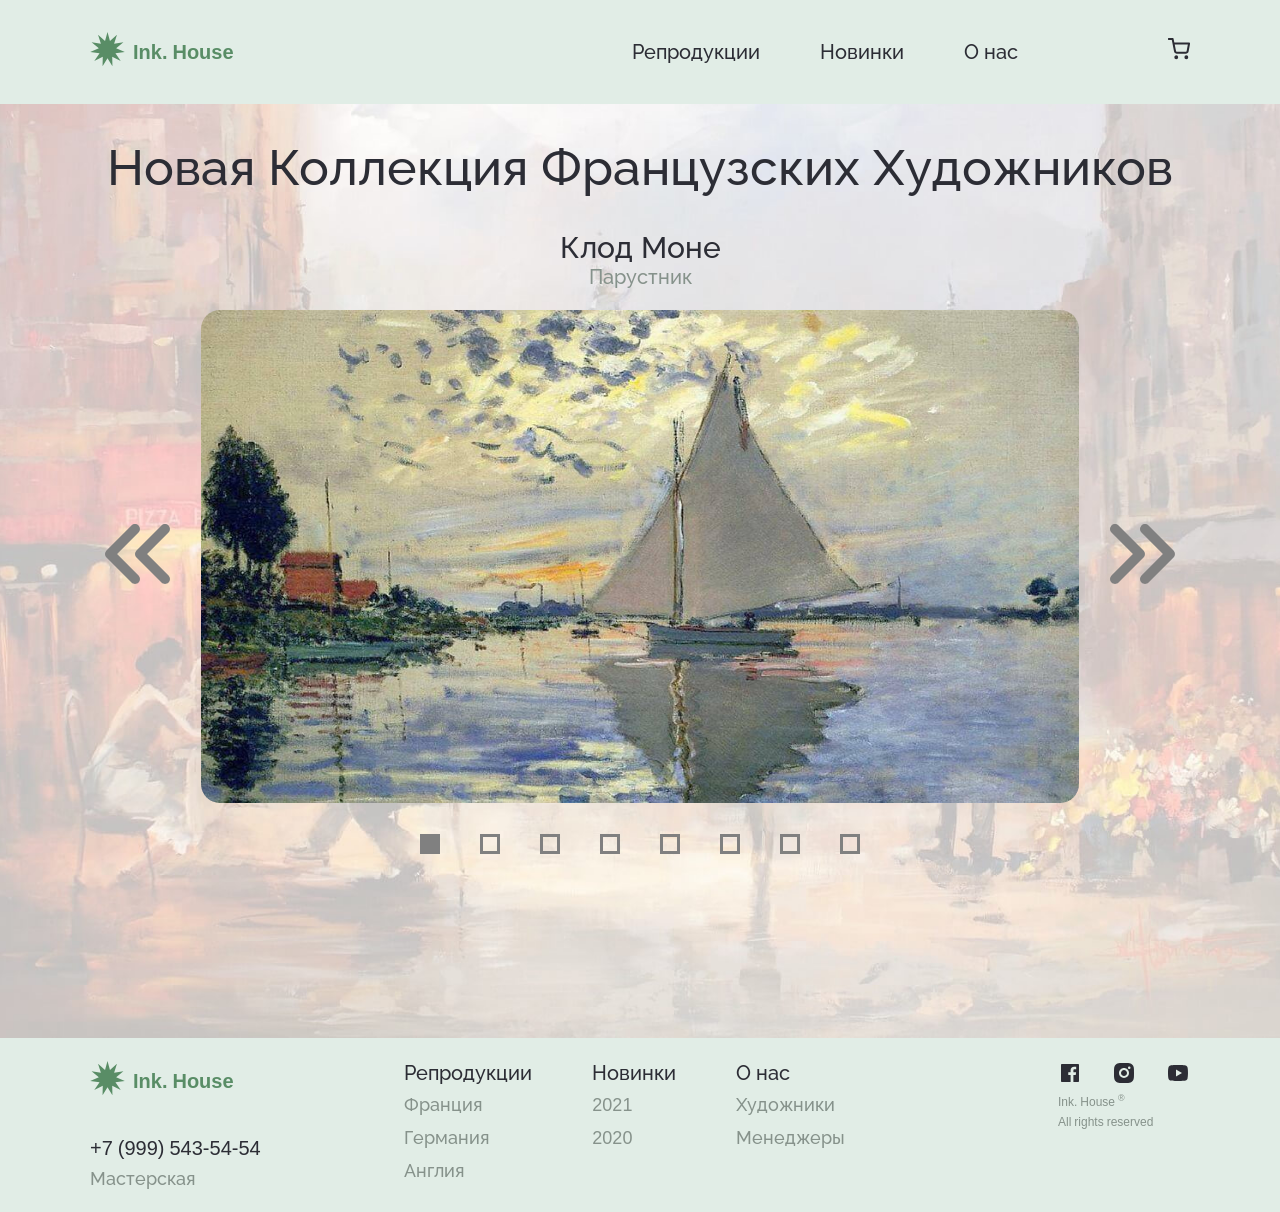
<file: frenchCollection.html>
<!DOCTYPE html>
<html lang="ru">

<head>
    <meta charset="UTF-8">
    <meta name="viewport" content="width=device-width, initial-scale=1.0">
    <title>My Diploma - French collection page</title>
    <link rel="stylesheet" href="styles/normalize.css">
    <link rel="stylesheet" href="styles/frenchCollection.css">
    <script src="scripts/slider.js" defer></script>
    <script src="scripts/burger.js" defer></script>
    <script src="scripts/basketCounterShort.js" defer></script>
</head>

<body>
    <header class="header center">
        <div class="logo">
            <a href="index.html" class="header__link"><img src="images/logo.svg" alt="Logo icon"
                    class="logo__image"></a>
            <a href="index.html" class="logo__text">Ink. House</a>
        </div>
        <div class="line line_invisible"></div>
        <div class="header__container">
            <nav class="header__nav">
                <ul class="header__ul">
                    <li class="header__li"><a href="index.html#catalog" class="header__link">Репродукции</a>
                    </li>
                    <li class="header__li"><a href="index.html#new" class="header__link">Новинки</a></li>
                    <li class="header__li"><a href="index.html#about" class="header__link">О&nbsp;нас</a></li>
                </ul>
            </nav>
            <!-- Burger menu on JS start-->
            <div class="header__burger">
                <svg class="header__burger-icon" xmlns="http://www.w3.org/2000/svg" width="30" height="30"
                    viewBox="0 0 30 30" fill="none">
                    <path fill-rule="evenodd" clip-rule="evenodd"
                        d="M4.6875 21.5625C4.6875 21.3139 4.78627 21.0754 4.96209 20.8996C5.1379 20.7238 5.37636 20.625 5.625 20.625H24.375C24.6236 20.625 24.8621 20.7238 25.0379 20.8996C25.2137 21.0754 25.3125 21.3139 25.3125 21.5625C25.3125 21.8111 25.2137 22.0496 25.0379 22.2254C24.8621 22.4012 24.6236 22.5 24.375 22.5H5.625C5.37636 22.5 5.1379 22.4012 4.96209 22.2254C4.78627 22.0496 4.6875 21.8111 4.6875 21.5625ZM4.6875 14.0625C4.6875 13.8139 4.78627 13.5754 4.96209 13.3996C5.1379 13.2238 5.37636 13.125 5.625 13.125H24.375C24.6236 13.125 24.8621 13.2238 25.0379 13.3996C25.2137 13.5754 25.3125 13.8139 25.3125 14.0625C25.3125 14.3111 25.2137 14.5496 25.0379 14.7254C24.8621 14.9012 24.6236 15 24.375 15H5.625C5.37636 15 5.1379 14.9012 4.96209 14.7254C4.78627 14.5496 4.6875 14.3111 4.6875 14.0625ZM4.6875 6.5625C4.6875 6.31386 4.78627 6.0754 4.96209 5.89959C5.1379 5.72377 5.37636 5.625 5.625 5.625H24.375C24.6236 5.625 24.8621 5.72377 25.0379 5.89959C25.2137 6.0754 25.3125 6.31386 25.3125 6.5625C25.3125 6.81114 25.2137 7.0496 25.0379 7.22541C24.8621 7.40123 24.6236 7.5 24.375 7.5H5.625C5.37636 7.5 5.1379 7.40123 4.96209 7.22541C4.78627 7.0496 4.6875 6.81114 4.6875 6.5625Z"
                        fill="#4C5866" />
                </svg>
            </div>
            <div class="header__basket-box">
                <a href="basket.html" class="header__link"> <svg xmlns="http://www.w3.org/2000/svg" width="22"
                        height="22" viewBox="0 0 22 22" fill="none">
                        <g clip-path="url(#clip0_9102_102)">
                            <path
                                d="M8.25001 20.1667C8.75627 20.1667 9.16668 19.7563 9.16668 19.25C9.16668 18.7438 8.75627 18.3334 8.25001 18.3334C7.74375 18.3334 7.33334 18.7438 7.33334 19.25C7.33334 19.7563 7.74375 20.1667 8.25001 20.1667Z"
                                stroke="#2C2D35" stroke-width="2" stroke-linecap="round" stroke-linejoin="round" />
                            <path
                                d="M18.3333 20.1667C18.8396 20.1667 19.25 19.7563 19.25 19.25C19.25 18.7438 18.8396 18.3334 18.3333 18.3334C17.8271 18.3334 17.4167 18.7438 17.4167 19.25C17.4167 19.7563 17.8271 20.1667 18.3333 20.1667Z"
                                stroke="#2C2D35" stroke-width="2" stroke-linecap="round" stroke-linejoin="round" />
                            <path
                                d="M0.916656 0.916626H4.58332L7.03999 13.1908C7.12381 13.6128 7.35341 13.9919 7.68857 14.2617C8.02374 14.5315 8.44313 14.6749 8.87332 14.6666H17.7833C18.2135 14.6749 18.6329 14.5315 18.9681 14.2617C19.3032 13.9919 19.5328 13.6128 19.6167 13.1908L21.0833 5.49996H5.49999"
                                stroke="#2C2D35" stroke-width="2" stroke-linecap="round" stroke-linejoin="round" />
                        </g>
                        <defs>
                            <clippath id="clip0_9102_102">
                                <rect width="22" height="22" fill="white" />
                            </clippath>
                        </defs>
                    </svg></a>
                <div class="header__basket">
                    <p class="basket-counter"></p>
                </div>
            </div>
            <nav class="header__burger-nav">
                <ul class="header__menu">
                    <li class="header__burger-li header__menu_close"><svg xmlns="http://www.w3.org/2000/svg" width="30"
                            height="30" viewBox="0 0 30 30" fill="none">
                            <path fill-rule="evenodd" clip-rule="evenodd"
                                d="M6.75 6.75C6.94891 6.55109 7.2187 6.43934 7.5 6.43934C7.7813 6.43934 8.05109 6.55109 8.25 6.75L23.25 21.75C23.4489 21.9489 23.5606 22.2187 23.5606 22.5C23.5606 22.7813 23.4489 23.0511 23.25 23.25C23.0511 23.4489 22.7813 23.5606 22.5 23.5606C22.2187 23.5606 21.9489 23.4489 21.75 23.25L6.75 8.25C6.55109 8.05109 6.43934 7.7813 6.43934 7.5C6.43934 7.21869 6.55109 6.94891 6.75 6.75Z"
                                fill="#2C2D35" />
                            <path fill-rule="evenodd" clip-rule="evenodd"
                                d="M23.25 6.75C23.4489 6.94891 23.5607 7.2187 23.5607 7.5C23.5607 7.7813 23.4489 8.05109 23.25 8.25L8.25001 23.25C8.0511 23.4489 7.78132 23.5606 7.50001 23.5606C7.21871 23.5606 6.94893 23.4489 6.75002 23.25C6.55111 23.0511 6.43936 22.7813 6.43936 22.5C6.43936 22.2187 6.5511 21.9489 6.75002 21.75L21.75 6.75C21.9489 6.55109 22.2187 6.43934 22.5 6.43934C22.7813 6.43934 23.0511 6.55109 23.25 6.75Z"
                                fill="#2C2D35" />
                        </svg></li>
                    <li class="header__burger-li"><a href="index.html#catalog" class="header__link">Репродукции</a>
                    </li>
                    <li class="header__burger-li"><a href="index.html#new" class="header__link">Новинки</a></li>
                    <li class="header__burger-li"><a href="index.html#about" class="header__link">О нас</a></li>
                </ul>
            </nav>
            <!-- Burger menu on JS end-->

            <!-- Burger menu on HTML5/CSS3 start-->
            <!-- <div class="header__burger">
                <label class="label" for="burger__check"> <svg class="header__burger-icon"
                        xmlns="http://www.w3.org/2000/svg" width="30" height="30" viewBox="0 0 30 30" fill="none">
                        <path fill-rule="evenodd" clip-rule="evenodd"
                            d="M4.6875 21.5625C4.6875 21.3139 4.78627 21.0754 4.96209 20.8996C5.1379 20.7238 5.37636 20.625 5.625 20.625H24.375C24.6236 20.625 24.8621 20.7238 25.0379 20.8996C25.2137 21.0754 25.3125 21.3139 25.3125 21.5625C25.3125 21.8111 25.2137 22.0496 25.0379 22.2254C24.8621 22.4012 24.6236 22.5 24.375 22.5H5.625C5.37636 22.5 5.1379 22.4012 4.96209 22.2254C4.78627 22.0496 4.6875 21.8111 4.6875 21.5625ZM4.6875 14.0625C4.6875 13.8139 4.78627 13.5754 4.96209 13.3996C5.1379 13.2238 5.37636 13.125 5.625 13.125H24.375C24.6236 13.125 24.8621 13.2238 25.0379 13.3996C25.2137 13.5754 25.3125 13.8139 25.3125 14.0625C25.3125 14.3111 25.2137 14.5496 25.0379 14.7254C24.8621 14.9012 24.6236 15 24.375 15H5.625C5.37636 15 5.1379 14.9012 4.96209 14.7254C4.78627 14.5496 4.6875 14.3111 4.6875 14.0625ZM4.6875 6.5625C4.6875 6.31386 4.78627 6.0754 4.96209 5.89959C5.1379 5.72377 5.37636 5.625 5.625 5.625H24.375C24.6236 5.625 24.8621 5.72377 25.0379 5.89959C25.2137 6.0754 25.3125 6.31386 25.3125 6.5625C25.3125 6.81114 25.2137 7.0496 25.0379 7.22541C24.8621 7.40123 24.6236 7.5 24.375 7.5H5.625C5.37636 7.5 5.1379 7.40123 4.96209 7.22541C4.78627 7.0496 4.6875 6.81114 4.6875 6.5625Z"
                            fill="#4C5866" />
                    </svg> </label>
                <input class="header__check" id="burger__check" type="checkbox">
                <nav class="header__burger-nav">
                    <ul class="header__menu">
                        <li class="header__burger-li"><a href="#catalog" class="header__link">Репродукции</a> </li>
                        <li class="header__burger-li"><a href="#new" class="header__link">Новинки</a></li>
                        <li class="header__burger-li"><a href="#about" class="header__burget-link">О нас</a></li>
                    </ul>
                </nav>
            </div>
            <div class="header__basket-box">
                <svg xmlns="http://www.w3.org/2000/svg" width="22" height="22" viewBox="0 0 22 22" fill="none">
                    <g clip-path="url(#clip0_9102_102)">
                        <path
                            d="M8.25001 20.1667C8.75627 20.1667 9.16668 19.7563 9.16668 19.25C9.16668 18.7438 8.75627 18.3334 8.25001 18.3334C7.74375 18.3334 7.33334 18.7438 7.33334 19.25C7.33334 19.7563 7.74375 20.1667 8.25001 20.1667Z"
                            stroke="#2C2D35" stroke-width="2" stroke-linecap="round" stroke-linejoin="round" />
                        <path
                            d="M18.3333 20.1667C18.8396 20.1667 19.25 19.7563 19.25 19.25C19.25 18.7438 18.8396 18.3334 18.3333 18.3334C17.8271 18.3334 17.4167 18.7438 17.4167 19.25C17.4167 19.7563 17.8271 20.1667 18.3333 20.1667Z"
                            stroke="#2C2D35" stroke-width="2" stroke-linecap="round" stroke-linejoin="round" />
                        <path
                            d="M0.916656 0.916626H4.58332L7.03999 13.1908C7.12381 13.6128 7.35341 13.9919 7.68857 14.2617C8.02374 14.5315 8.44313 14.6749 8.87332 14.6666H17.7833C18.2135 14.6749 18.6329 14.5315 18.9681 14.2617C19.3032 13.9919 19.5328 13.6128 19.6167 13.1908L21.0833 5.49996H5.49999"
                            stroke="#2C2D35" stroke-width="2" stroke-linecap="round" stroke-linejoin="round" />
                    </g>
                    <defs>
                        <clipPath id="clip0_9102_102">
                            <rect width="22" height="22" fill="white" />
                        </clipPath>
                    </defs>
                </svg>
                <div class="header__basket">
                    <p class="basket-text">1</p>
                </div>
            </div> -->
            <!-- Burger menu on HTML5/CSS3 end-->
        </div>
    </header>
    <main>
        <section class="new-french center">
            <div class="slider-box">
                <h1 class="new-french__title">Новая Коллекция Французских Художников</h1>
                <div class="slider">
                    <div class="slider__img-name">
                        <div class="slider__img-title visible" data-title="1">
                            <h2 class="slider__painter">Клод Моне</h2>
                            <h3 class="slider__painting">Парустник</h3>
                        </div>
                        <div class="slider__img-title hidden" data-title="2">
                            <h2 class="slider__painter">Клод Моне</h2>
                            <h3 class="slider__painting">Цветы на воде</h3>
                        </div>
                        <div class="slider__img-title hidden" data-title="3">
                            <h2 class="slider__painter">Клод Моне</h2>
                            <h3 class="slider__painting">Букет</h3>
                        </div>
                        <div class="slider__img-title hidden" data-title="4">
                            <h2 class="slider__painter">Жорж-Пьер Сёра</h2>
                            <h3 class="slider__painting">Плоды полей</h3>
                        </div>
                        <div class="slider__img-title hidden" data-title="5">
                            <h2 class="slider__painter">Жорж-Пьер Сёра</h2>
                            <h3 class="slider__painting">Река</h3>
                        </div>
                        <div class="slider__img-title hidden" data-title="6">
                            <h2 class="slider__painter">Анри Матисс</h2>
                            <h3 class="slider__painting">Река</h3>
                        </div>
                        <div class="slider__img-title hidden" data-title="7">
                            <h2 class="slider__painter">Поль Сезанн</h2>
                            <h3 class="slider__painting">Натюрморт</h3>
                        </div>
                        <div class="slider__img-title hidden" data-title="8">
                            <h2 class="slider__painter">Поль Гоген</h2>
                            <h3 class="slider__painting">Взгляд</h3>
                        </div>
                    </div>
                    <div class="slider__img-box">
                        <div class="slider__left-arrow-box">
                            <svg class="slider__left-arrow" xmlns="http://www.w3.org/2000/svg" height="5em"
                                viewBox="0 0 512 512"><!--! Font Awesome Free 6.4.2 by @fontawesome - https://fontawesome.com License - https://fontawesome.com/license (Commercial License) Copyright 2023 Fonticons, Inc. -->
                                <path
                                    d="M41.4 233.4c-12.5 12.5-12.5 32.8 0 45.3l160 160c12.5 12.5 32.8 12.5 45.3 0s12.5-32.8 0-45.3L109.3 256 246.6 118.6c12.5-12.5 12.5-32.8 0-45.3s-32.8-12.5-45.3 0l-160 160zm352-160l-160 160c-12.5 12.5-12.5 32.8 0 45.3l160 160c12.5 12.5 32.8 12.5 45.3 0s12.5-32.8 0-45.3L301.3 256 438.6 118.6c12.5-12.5 12.5-32.8 0-45.3s-32.8-12.5-45.3 0z" />
                            </svg>
                        </div>
                        <img class="slider__img visible" data-img="1" src="./images/frenchCollection/Klod_Mone_1.jpg"
                            alt="image">
                        <img class="slider__img hidden" data-img="2" src="./images/frenchCollection/Klod_Mone_2.jpg"
                            alt="image">
                        <img class="slider__img hidden" data-img="3" src="./images/frenchCollection/Klod_Mone_3.jpeg"
                            alt="image">
                        <img class="slider__img hidden" data-img="4"
                            src="./images/frenchCollection/Georges-Pierre Seurat_1.jpg" alt="image">
                        <img class="slider__img hidden" data-img="5"
                            src="./images/frenchCollection/Georges-Pierre Seurat_2.jpg" alt="image">
                        <img class="slider__img hidden" data-img="6" src="./images/frenchCollection/Anri_Matiss.jpg"
                            alt="image">
                        <img class="slider__img hidden" data-img="7" src="./images/frenchCollection/Pol_Sezann.jpg"
                            alt="image">
                        <img class="slider__img hidden" data-img="8" src="./images/frenchCollection/Pol_Gogen.jpg"
                            alt="image">
                        <div class="slider__right-arrow-box">
                            <svg class="slider__right-arrow" xmlns="http://www.w3.org/2000/svg" height="5em"
                                viewBox="0 0 512 512"><!--! Font Awesome Free 6.4.2 by @fontawesome - https://fontawesome.com License - https://fontawesome.com/license (Commercial License) Copyright 2023 Fonticons, Inc. -->
                                <path
                                    d="M470.6 278.6c12.5-12.5 12.5-32.8 0-45.3l-160-160c-12.5-12.5-32.8-12.5-45.3 0s-12.5 32.8 0 45.3L402.7 256 265.4 393.4c-12.5 12.5-12.5 32.8 0 45.3s32.8 12.5 45.3 0l160-160zm-352 160l160-160c12.5-12.5 12.5-32.8 0-45.3l-160-160c-12.5-12.5-32.8-12.5-45.3 0s-12.5 32.8 0 45.3L210.7 256 73.4 393.4c-12.5 12.5-12.5 32.8 0 45.3s32.8 12.5 45.3 0z" />
                            </svg>
                        </div>

                    </div>
                    <div class="slider__nav-dots">
                        <div data-dot="1" class="slider__dot color"></div>
                        <div data-dot="2" class="slider__dot"></div>
                        <div data-dot="3" class="slider__dot"></div>
                        <div data-dot="4" class="slider__dot"></div>
                        <div data-dot="5" class="slider__dot"></div>
                        <div data-dot="6" class="slider__dot"></div>
                        <div data-dot="7" class="slider__dot"></div>
                        <div data-dot="8" class="slider__dot"></div>
                    </div>
                </div>
            </div>
        </section>
    </main>
    <footer class="footer center">
        <div class="footer__contacts">
            <div class="logo footer__logo">
                <a href="index.html" class="header__link"><img src="images/logo.svg" alt="Logo icon"
                        class="logo__image"></a>
                <a href="index.html" class="logo__text">Ink. House</a>
            </div>
            <div class="footer__phone">
                <a href="tel:+79995435454" class="footer__phone-link">+7 (999) 543-54-54</a>
                <p class="footer__text">Мастерская</p>
            </div>
        </div>
        <nav class="footer__nav">
            <ul class="footer__ul">
                <li class="footer__li">
                    <h3 class="footer__link-heading">Репродукции</h3>
                </li>
                <li class="footer__li"><a href="index.html#catalog" class="footer__tab">Франция</a></li>
                <li class="footer__li"><a href="index.html#catalog" class="footer__tab">Германия</a></li>
                <li class="footer__li"><a href="index.html#catalog" class="footer__tab">Англия</a></li>
            </ul>
            <ul class="footer__ul">
                <li class="footer__li">
                    <h3 class="footer__link-heading">Новинки</h3>
                </li>
                <li class="footer__li"><a href="#" class="footer__link">2021</a></li>
                <li class="footer__li"><a href="#" class="footer__link">2020</a></li>
            </ul>
            <ul class="footer__ul">
                <li class="footer__li">
                    <h3 class="footer__link-heading">О&nbsp;нас</h3>
                </li>
                <li class="footer__li"><a href="team.html#artists" class="footer__link">Художники</a></li>
                <li class="footer__li"><a href="team.html#managers" class="footer__link">Менеджеры</a></li>
            </ul>
        </nav>
        <div class="line line_marging"></div>
        <div class="footer__right">
            <div class="footer__social-link-box">
                <a href="https://www.facebook.com/" class="footer__social-link"> <svg class="footer__svg"
                        xmlns="http://www.w3.org/2000/svg" width="24" height="24" viewBox="0 0 24 24" fill="none">
                        <g clip-path="url(#clip0_10_333)">
                            <path
                                d="M15.402 21V14.034H17.735L18.084 11.326H15.402V9.598C15.402 8.814 15.62 8.279 16.744 8.279H18.178V5.857C17.4838 5.78334 16.7861 5.74762 16.088 5.75C14.021 5.75 12.606 7.012 12.606 9.33V11.326H10.268V14.034H12.606V21H4C3.73478 21 3.48043 20.8946 3.29289 20.7071C3.10536 20.5196 3 20.2652 3 20V4C3 3.73478 3.10536 3.48043 3.29289 3.29289C3.48043 3.10536 3.73478 3 4 3H20C20.2652 3 20.5196 3.10536 20.7071 3.29289C20.8946 3.48043 21 3.73478 21 4V20C21 20.2652 20.8946 20.5196 20.7071 20.7071C20.5196 20.8946 20.2652 21 20 21H15.402Z"
                                fill="#2C2D35" />
                        </g>
                        <defs>
                            <clippath id="clip0_10_333">
                                <rect width="24" height="24" fill="white" />
                            </clippath>
                        </defs>
                    </svg></a>
                <a href="https://www.instagram.com/" class="footer__social-link"> <svg
                        xmlns="http://www.w3.org/2000/svg" width="24" height="24" viewBox="0 0 24 24" fill="none">
                        <g clip-path="url(#clip0_10_334)">
                            <path
                                d="M12 2C14.717 2 15.056 2.01 16.122 2.06C17.187 2.11 17.912 2.277 18.55 2.525C19.21 2.779 19.766 3.123 20.322 3.678C20.8305 4.1779 21.224 4.78259 21.475 5.45C21.722 6.087 21.89 6.813 21.94 7.878C21.987 8.944 22 9.283 22 12C22 14.717 21.99 15.056 21.94 16.122C21.89 17.187 21.722 17.912 21.475 18.55C21.2247 19.2178 20.8311 19.8226 20.322 20.322C19.822 20.8303 19.2173 21.2238 18.55 21.475C17.913 21.722 17.187 21.89 16.122 21.94C15.056 21.987 14.717 22 12 22C9.283 22 8.944 21.99 7.878 21.94C6.813 21.89 6.088 21.722 5.45 21.475C4.78233 21.2245 4.17753 20.8309 3.678 20.322C3.16941 19.8222 2.77593 19.2175 2.525 18.55C2.277 17.913 2.11 17.187 2.06 16.122C2.013 15.056 2 14.717 2 12C2 9.283 2.01 8.944 2.06 7.878C2.11 6.812 2.277 6.088 2.525 5.45C2.77524 4.78218 3.1688 4.17732 3.678 3.678C4.17767 3.16923 4.78243 2.77573 5.45 2.525C6.088 2.277 6.812 2.11 7.878 2.06C8.944 2.013 9.283 2 12 2ZM12 7C10.6739 7 9.40215 7.52678 8.46447 8.46447C7.52678 9.40215 7 10.6739 7 12C7 13.3261 7.52678 14.5979 8.46447 15.5355C9.40215 16.4732 10.6739 17 12 17C13.3261 17 14.5979 16.4732 15.5355 15.5355C16.4732 14.5979 17 13.3261 17 12C17 10.6739 16.4732 9.40215 15.5355 8.46447C14.5979 7.52678 13.3261 7 12 7ZM18.5 6.75C18.5 6.41848 18.3683 6.10054 18.1339 5.86612C17.8995 5.6317 17.5815 5.5 17.25 5.5C16.9185 5.5 16.6005 5.6317 16.3661 5.86612C16.1317 6.10054 16 6.41848 16 6.75C16 7.08152 16.1317 7.39946 16.3661 7.63388C16.6005 7.8683 16.9185 8 17.25 8C17.5815 8 17.8995 7.8683 18.1339 7.63388C18.3683 7.39946 18.5 7.08152 18.5 6.75ZM12 9C12.7956 9 13.5587 9.31607 14.1213 9.87868C14.6839 10.4413 15 11.2044 15 12C15 12.7956 14.6839 13.5587 14.1213 14.1213C13.5587 14.6839 12.7956 15 12 15C11.2044 15 10.4413 14.6839 9.87868 14.1213C9.31607 13.5587 9 12.7956 9 12C9 11.2044 9.31607 10.4413 9.87868 9.87868C10.4413 9.31607 11.2044 9 12 9Z"
                                fill="#2C2D35" />
                        </g>
                        <defs>
                            <clippath id="clip0_10_334">
                                <rect width="24" height="24" fill="white" />
                            </clippath>
                        </defs>
                    </svg></a>
                <a href="https://www.youtube.com/" class="footer__social-link"> <svg xmlns="http://www.w3.org/2000/svg"
                        width="24" height="24" viewBox="0 0 24 24" fill="none">
                        <g clip-path="url(#clip0_10_337)">
                            <path
                                d="M21.543 6.498C22 8.28 22 12 22 12C22 12 22 15.72 21.543 17.502C21.289 18.487 20.546 19.262 19.605 19.524C17.896 20 12 20 12 20C12 20 6.107 20 4.395 19.524C3.45 19.258 2.708 18.484 2.457 17.502C2 15.72 2 12 2 12C2 12 2 8.28 2.457 6.498C2.711 5.513 3.454 4.738 4.395 4.476C6.107 4 12 4 12 4C12 4 17.896 4 19.605 4.476C20.55 4.742 21.292 5.516 21.543 6.498ZM10 15.5L16 12L10 8.5V15.5Z"
                                fill="#2C2D35" />
                        </g>
                        <defs>
                            <clippath id="clip0_10_337">
                                <rect width="24" height="24" fill="white" />
                            </clippath>
                        </defs>
                    </svg></a>
            </div>
            <div class="footer__rights-box">
                <p class="footer__rights footer__rights_margin">Ink. House <sup class="reg">&reg;</sup></p>
                <p class="footer__rights">All rights reserved</p>
            </div>
        </div>
    </footer>
</body>

</html>
</file>
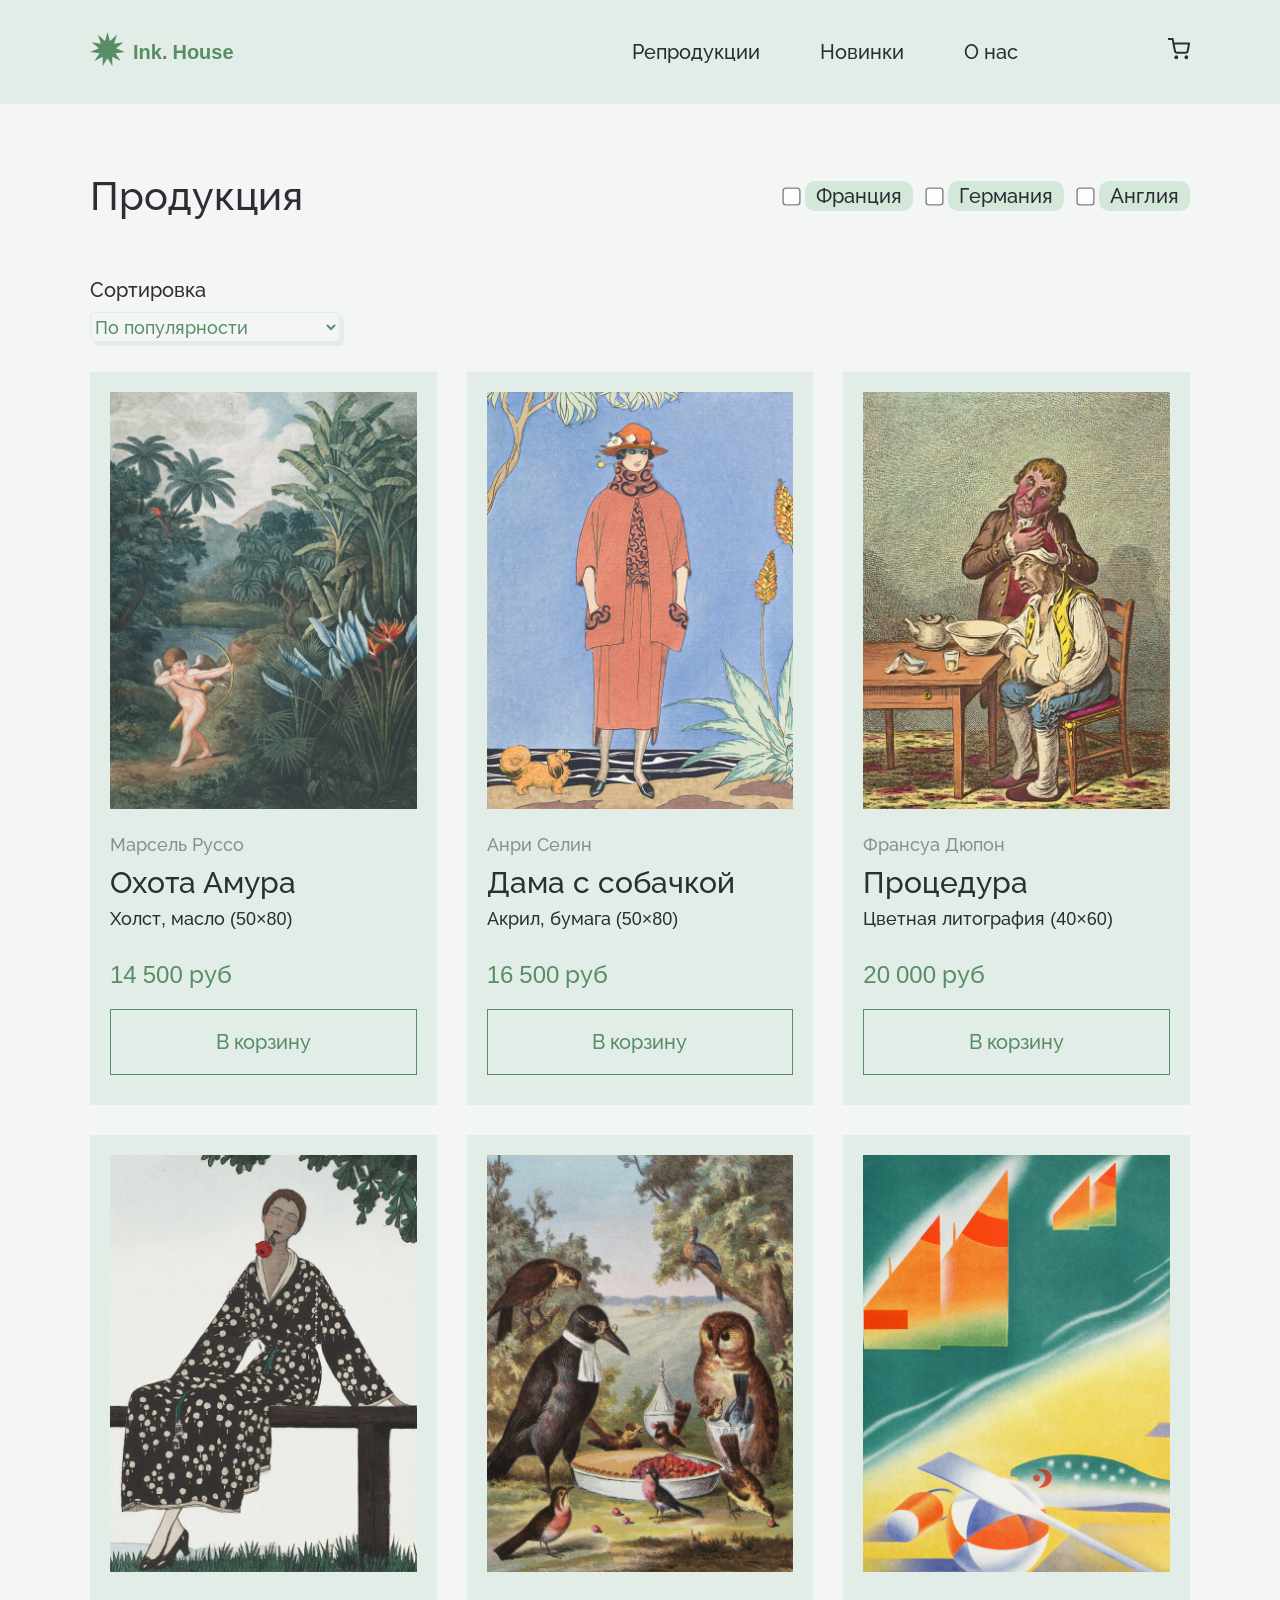
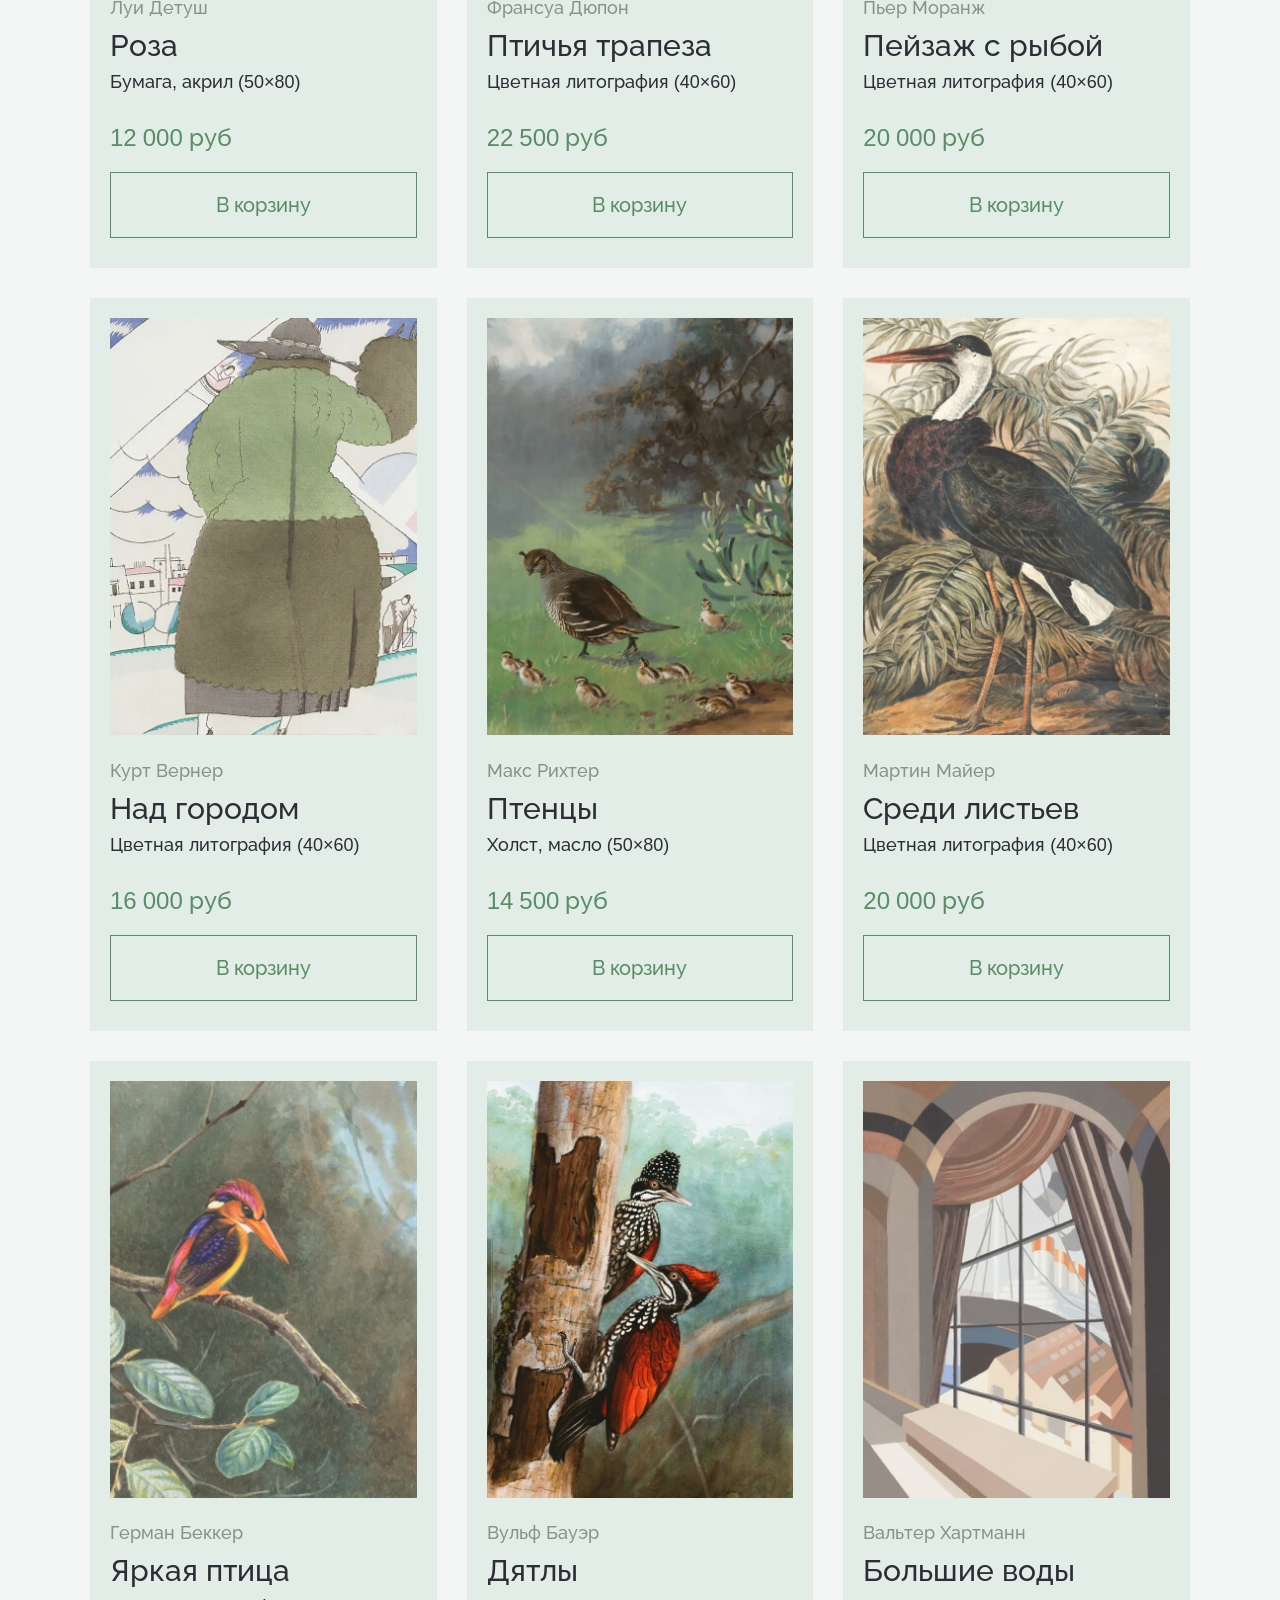
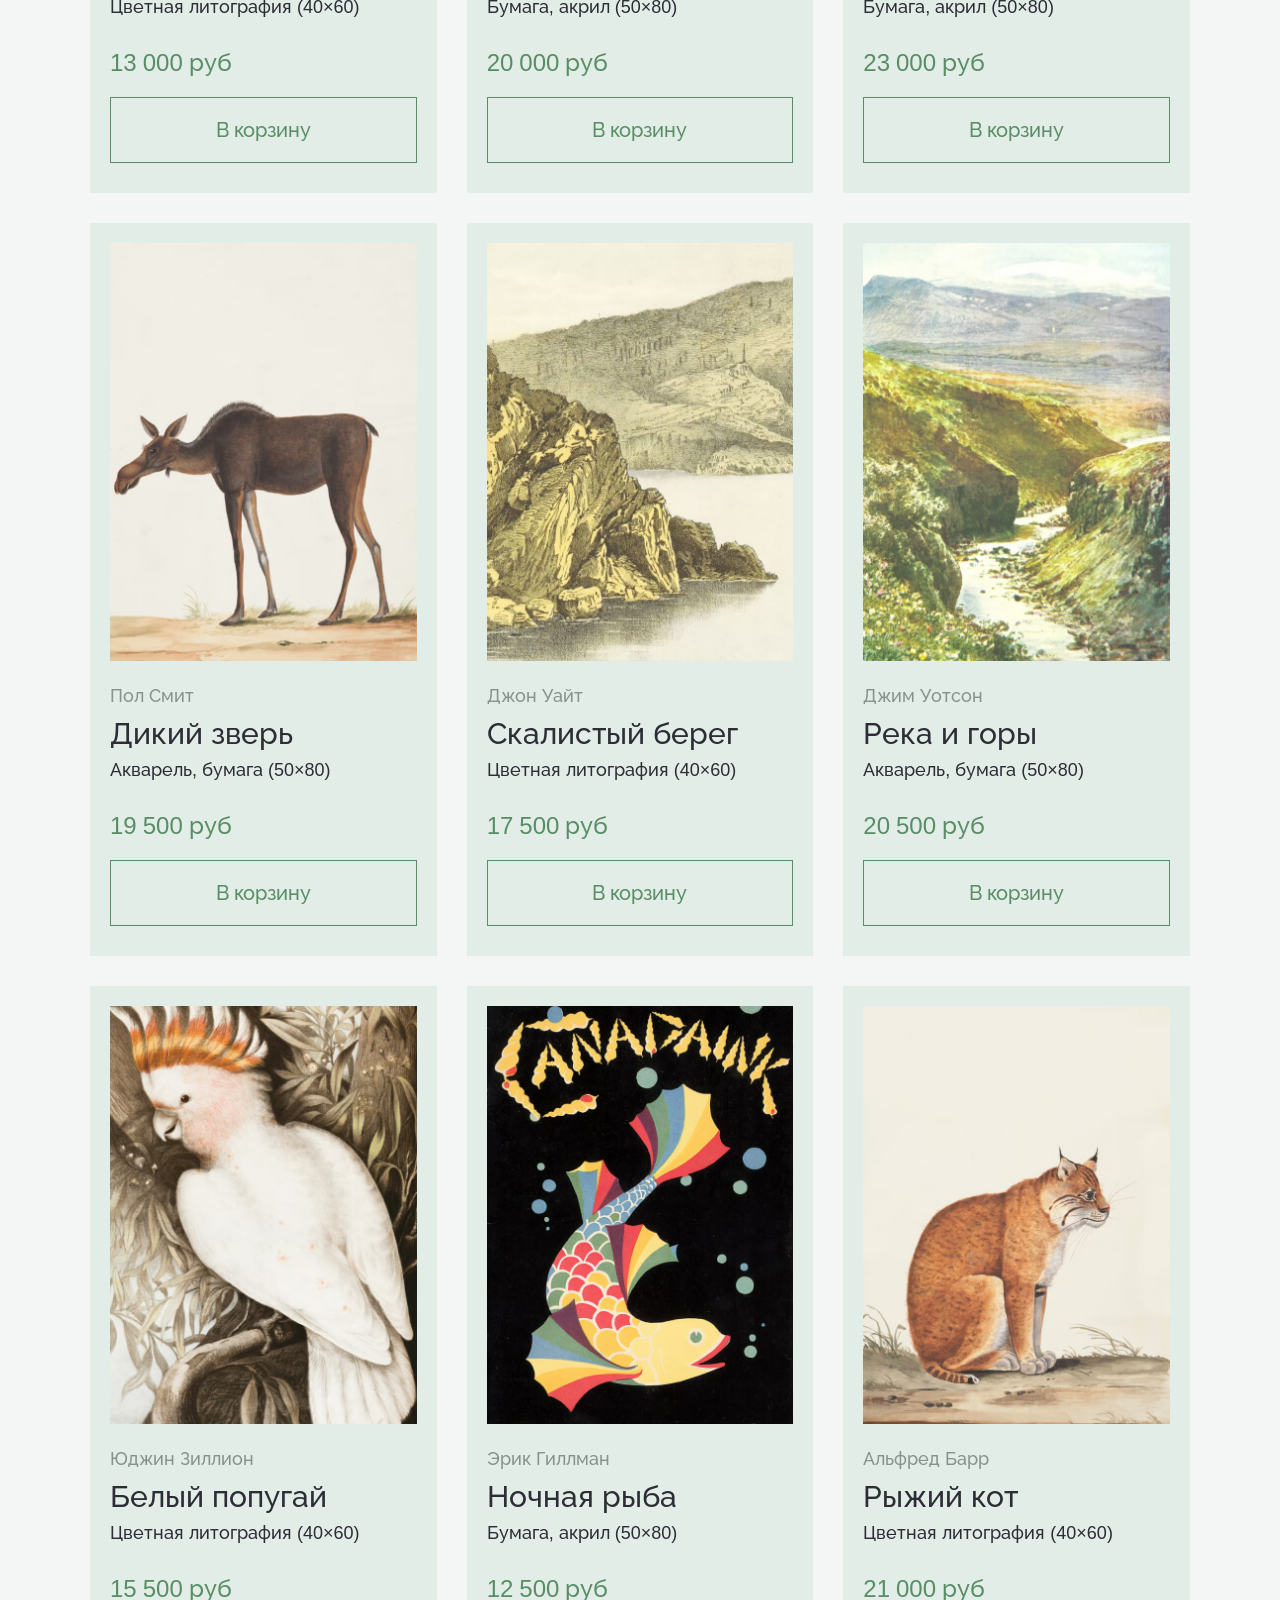
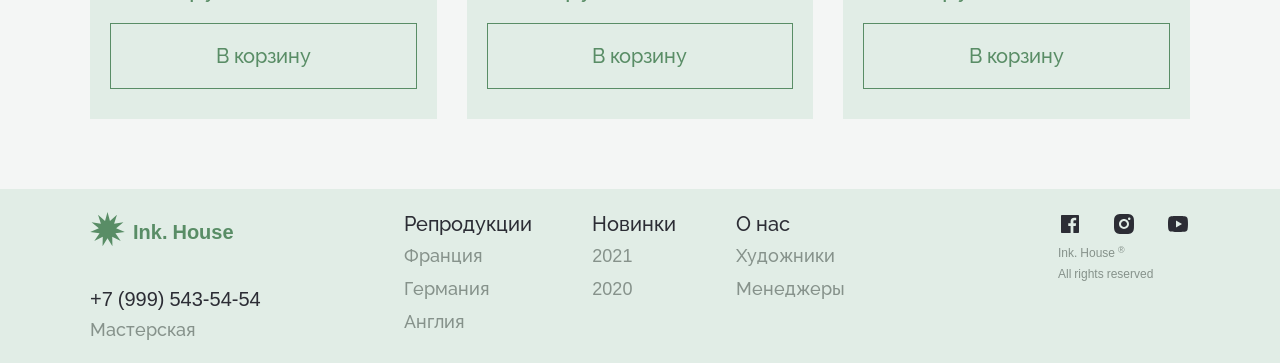
<file: products.html>
<!DOCTYPE html>
<html lang="ru">

<head>
    <meta charset="UTF-8">
    <meta name="viewport" content="width=device-width, initial-scale=1.0">
    <title>My Diploma - Products page</title>
    <link rel="stylesheet" href="styles/normalize.css">
    <link rel="stylesheet" href="styles/products.css">
    <script src="scripts/basketCounter.js" defer></script>
    <script src="scripts/products.js" defer></script>
    <script src="scripts/burger.js" defer></script>
</head>

<body>
    <header class="header center">
        <div class="logo">
            <a href="index.html" class="header__link"><img src="images/logo.svg" alt="Logo icon"
                    class="logo__image"></a>
            <a href="index.html" class="logo__text">Ink. House</a>
        </div>
        <div class="line line_invisible"></div>
        <div class="header__container">
            <nav class="header__nav">
                <ul class="header__ul">
                    <li class="header__li"><a href="index.html#catalog" class="header__link">Репродукции</a>
                    </li>
                    <li class="header__li"><a href="index.html#new" class="header__link">Новинки</a></li>
                    <li class="header__li"><a href="index.html#about" class="header__link">О&nbsp;нас</a></li>
                </ul>
            </nav>
            <!-- Burger menu on JS start-->
            <div class="header__burger">
                <svg class="header__burger-icon" xmlns="http://www.w3.org/2000/svg" width="30" height="30"
                    viewBox="0 0 30 30" fill="none">
                    <path fill-rule="evenodd" clip-rule="evenodd"
                        d="M4.6875 21.5625C4.6875 21.3139 4.78627 21.0754 4.96209 20.8996C5.1379 20.7238 5.37636 20.625 5.625 20.625H24.375C24.6236 20.625 24.8621 20.7238 25.0379 20.8996C25.2137 21.0754 25.3125 21.3139 25.3125 21.5625C25.3125 21.8111 25.2137 22.0496 25.0379 22.2254C24.8621 22.4012 24.6236 22.5 24.375 22.5H5.625C5.37636 22.5 5.1379 22.4012 4.96209 22.2254C4.78627 22.0496 4.6875 21.8111 4.6875 21.5625ZM4.6875 14.0625C4.6875 13.8139 4.78627 13.5754 4.96209 13.3996C5.1379 13.2238 5.37636 13.125 5.625 13.125H24.375C24.6236 13.125 24.8621 13.2238 25.0379 13.3996C25.2137 13.5754 25.3125 13.8139 25.3125 14.0625C25.3125 14.3111 25.2137 14.5496 25.0379 14.7254C24.8621 14.9012 24.6236 15 24.375 15H5.625C5.37636 15 5.1379 14.9012 4.96209 14.7254C4.78627 14.5496 4.6875 14.3111 4.6875 14.0625ZM4.6875 6.5625C4.6875 6.31386 4.78627 6.0754 4.96209 5.89959C5.1379 5.72377 5.37636 5.625 5.625 5.625H24.375C24.6236 5.625 24.8621 5.72377 25.0379 5.89959C25.2137 6.0754 25.3125 6.31386 25.3125 6.5625C25.3125 6.81114 25.2137 7.0496 25.0379 7.22541C24.8621 7.40123 24.6236 7.5 24.375 7.5H5.625C5.37636 7.5 5.1379 7.40123 4.96209 7.22541C4.78627 7.0496 4.6875 6.81114 4.6875 6.5625Z"
                        fill="#4C5866" />
                </svg>
            </div>
            <div class="header__basket-box">
                <a href="basket.html" class="header__link"> <svg xmlns="http://www.w3.org/2000/svg" width="22"
                        height="22" viewBox="0 0 22 22" fill="none">
                        <g clip-path="url(#clip0_9102_102)">
                            <path
                                d="M8.25001 20.1667C8.75627 20.1667 9.16668 19.7563 9.16668 19.25C9.16668 18.7438 8.75627 18.3334 8.25001 18.3334C7.74375 18.3334 7.33334 18.7438 7.33334 19.25C7.33334 19.7563 7.74375 20.1667 8.25001 20.1667Z"
                                stroke="#2C2D35" stroke-width="2" stroke-linecap="round" stroke-linejoin="round" />
                            <path
                                d="M18.3333 20.1667C18.8396 20.1667 19.25 19.7563 19.25 19.25C19.25 18.7438 18.8396 18.3334 18.3333 18.3334C17.8271 18.3334 17.4167 18.7438 17.4167 19.25C17.4167 19.7563 17.8271 20.1667 18.3333 20.1667Z"
                                stroke="#2C2D35" stroke-width="2" stroke-linecap="round" stroke-linejoin="round" />
                            <path
                                d="M0.916656 0.916626H4.58332L7.03999 13.1908C7.12381 13.6128 7.35341 13.9919 7.68857 14.2617C8.02374 14.5315 8.44313 14.6749 8.87332 14.6666H17.7833C18.2135 14.6749 18.6329 14.5315 18.9681 14.2617C19.3032 13.9919 19.5328 13.6128 19.6167 13.1908L21.0833 5.49996H5.49999"
                                stroke="#2C2D35" stroke-width="2" stroke-linecap="round" stroke-linejoin="round" />
                        </g>
                        <defs>
                            <clippath id="clip0_9102_102">
                                <rect width="22" height="22" fill="white" />
                            </clippath>
                        </defs>
                    </svg></a>
                <div class="header__basket">
                    <p class="basket-counter"></p>
                </div>
            </div>
            <nav class="header__burger-nav">
                <ul class="header__menu">
                    <li class="header__burger-li header__menu_close"><svg xmlns="http://www.w3.org/2000/svg" width="30"
                            height="30" viewBox="0 0 30 30" fill="none">
                            <path fill-rule="evenodd" clip-rule="evenodd"
                                d="M6.75 6.75C6.94891 6.55109 7.2187 6.43934 7.5 6.43934C7.7813 6.43934 8.05109 6.55109 8.25 6.75L23.25 21.75C23.4489 21.9489 23.5606 22.2187 23.5606 22.5C23.5606 22.7813 23.4489 23.0511 23.25 23.25C23.0511 23.4489 22.7813 23.5606 22.5 23.5606C22.2187 23.5606 21.9489 23.4489 21.75 23.25L6.75 8.25C6.55109 8.05109 6.43934 7.7813 6.43934 7.5C6.43934 7.21869 6.55109 6.94891 6.75 6.75Z"
                                fill="#2C2D35" />
                            <path fill-rule="evenodd" clip-rule="evenodd"
                                d="M23.25 6.75C23.4489 6.94891 23.5607 7.2187 23.5607 7.5C23.5607 7.7813 23.4489 8.05109 23.25 8.25L8.25001 23.25C8.0511 23.4489 7.78132 23.5606 7.50001 23.5606C7.21871 23.5606 6.94893 23.4489 6.75002 23.25C6.55111 23.0511 6.43936 22.7813 6.43936 22.5C6.43936 22.2187 6.5511 21.9489 6.75002 21.75L21.75 6.75C21.9489 6.55109 22.2187 6.43934 22.5 6.43934C22.7813 6.43934 23.0511 6.55109 23.25 6.75Z"
                                fill="#2C2D35" />
                        </svg></li>
                    <li class="header__burger-li"><a href="index.html#catalog" class="header__link">Репродукции</a>
                    </li>
                    <li class="header__burger-li"><a href="index.html#new" class="header__link">Новинки</a></li>
                    <li class="header__burger-li"><a href="index.html#about" class="header__link">О нас</a></li>
                </ul>
            </nav>
            <!-- Burger menu on JS end-->

            <!-- Burger menu on HTML5/CSS3 start-->
            <!-- <div class="header__burger">
                <label class="label" for="burger__check"> <svg class="header__burger-icon"
                        xmlns="http://www.w3.org/2000/svg" width="30" height="30" viewBox="0 0 30 30" fill="none">
                        <path fill-rule="evenodd" clip-rule="evenodd"
                            d="M4.6875 21.5625C4.6875 21.3139 4.78627 21.0754 4.96209 20.8996C5.1379 20.7238 5.37636 20.625 5.625 20.625H24.375C24.6236 20.625 24.8621 20.7238 25.0379 20.8996C25.2137 21.0754 25.3125 21.3139 25.3125 21.5625C25.3125 21.8111 25.2137 22.0496 25.0379 22.2254C24.8621 22.4012 24.6236 22.5 24.375 22.5H5.625C5.37636 22.5 5.1379 22.4012 4.96209 22.2254C4.78627 22.0496 4.6875 21.8111 4.6875 21.5625ZM4.6875 14.0625C4.6875 13.8139 4.78627 13.5754 4.96209 13.3996C5.1379 13.2238 5.37636 13.125 5.625 13.125H24.375C24.6236 13.125 24.8621 13.2238 25.0379 13.3996C25.2137 13.5754 25.3125 13.8139 25.3125 14.0625C25.3125 14.3111 25.2137 14.5496 25.0379 14.7254C24.8621 14.9012 24.6236 15 24.375 15H5.625C5.37636 15 5.1379 14.9012 4.96209 14.7254C4.78627 14.5496 4.6875 14.3111 4.6875 14.0625ZM4.6875 6.5625C4.6875 6.31386 4.78627 6.0754 4.96209 5.89959C5.1379 5.72377 5.37636 5.625 5.625 5.625H24.375C24.6236 5.625 24.8621 5.72377 25.0379 5.89959C25.2137 6.0754 25.3125 6.31386 25.3125 6.5625C25.3125 6.81114 25.2137 7.0496 25.0379 7.22541C24.8621 7.40123 24.6236 7.5 24.375 7.5H5.625C5.37636 7.5 5.1379 7.40123 4.96209 7.22541C4.78627 7.0496 4.6875 6.81114 4.6875 6.5625Z"
                            fill="#4C5866" />
                    </svg> </label>
                <input class="header__check" id="burger__check" type="checkbox">
                <nav class="header__burger-nav">
                    <ul class="header__menu">
                        <li class="header__burger-li"><a href="#catalog" class="header__link">Репродукции</a> </li>
                        <li class="header__burger-li"><a href="#new" class="header__link">Новинки</a></li>
                        <li class="header__burger-li"><a href="#about" class="header__burget-link">О нас</a></li>
                    </ul>
                </nav>
            </div>
            <div class="header__basket-box">
                <svg xmlns="http://www.w3.org/2000/svg" width="22" height="22" viewBox="0 0 22 22" fill="none">
                    <g clip-path="url(#clip0_9102_102)">
                        <path
                            d="M8.25001 20.1667C8.75627 20.1667 9.16668 19.7563 9.16668 19.25C9.16668 18.7438 8.75627 18.3334 8.25001 18.3334C7.74375 18.3334 7.33334 18.7438 7.33334 19.25C7.33334 19.7563 7.74375 20.1667 8.25001 20.1667Z"
                            stroke="#2C2D35" stroke-width="2" stroke-linecap="round" stroke-linejoin="round" />
                        <path
                            d="M18.3333 20.1667C18.8396 20.1667 19.25 19.7563 19.25 19.25C19.25 18.7438 18.8396 18.3334 18.3333 18.3334C17.8271 18.3334 17.4167 18.7438 17.4167 19.25C17.4167 19.7563 17.8271 20.1667 18.3333 20.1667Z"
                            stroke="#2C2D35" stroke-width="2" stroke-linecap="round" stroke-linejoin="round" />
                        <path
                            d="M0.916656 0.916626H4.58332L7.03999 13.1908C7.12381 13.6128 7.35341 13.9919 7.68857 14.2617C8.02374 14.5315 8.44313 14.6749 8.87332 14.6666H17.7833C18.2135 14.6749 18.6329 14.5315 18.9681 14.2617C19.3032 13.9919 19.5328 13.6128 19.6167 13.1908L21.0833 5.49996H5.49999"
                            stroke="#2C2D35" stroke-width="2" stroke-linecap="round" stroke-linejoin="round" />
                    </g>
                    <defs>
                        <clipPath id="clip0_9102_102">
                            <rect width="22" height="22" fill="white" />
                        </clipPath>
                    </defs>
                </svg>
                <div class="header__basket">
                    <p class="basket-text">1</p>
                </div>
            </div> -->
            <!-- Burger menu on HTML5/CSS3 end-->
        </div>
    </header>
    <main>
        <section class="catalog center">
            <div class="catalog__heading">
                <h2 id="catalog" class="catalog__title">Продукция</h2>
                <div class="checkbox-box">
                    <div class="checkbox-box__cover">
                        <input type="checkbox" id="france" class="checkbox-box__checkbox">
                        <label for="france" class="tab__button">Франция</label>
                    </div>
                    <div class="checkbox-box__cover">
                        <input type="checkbox" id="germany" class="checkbox-box__checkbox">
                        <label for="germany" class="tab__button">Германия</label>
                    </div>
                    <div class="checkbox-box__cover">
                        <input type="checkbox" id="england" class="checkbox-box__checkbox">
                        <label for="england" class="tab__button">Англия</label>
                    </div>
                </div>
            </div>
            <label for="sort-select" class="catalog__label">Сортировка</label>
            <select id="sort-select" class="catalog__select">
                <option value="popular" class="catalog__option">По популярности</option>
                <option value="ascending" class="catalog__option">По возрастанию цены</option>
                <option value="decsending" class="catalog__option">По убыванию цены</option>
            </select>
            <div class="catalog__box">
                <div class="card" data-price="14500" data-country="france" data-number="1">
                    <div class="card__img-box">
                        <img src="images/card_France_1.jpg" alt="Picture France" class="card__img">
                    </div>
                    <p class="card__author">Марсель Руссо</p>
                    <h3 class="card__name">Охота Амура</h3>
                    <p class="card__desc">Холст, масло (50&times;80)</p>
                    <p class="card__price">14&nbsp;500 руб</p>
                    <button class="card__button">В корзину</button>
                </div>
                <div class="card" data-price="16500" data-country="france" data-number="2">
                    <div class="card__img-box">
                        <img src="images/card_France_2.jpg" alt="Picture France" class="card__img">
                    </div>
                    <p class="card__author">Анри Селин</p>
                    <h3 class="card__name">Дама с собачкой</h3>
                    <p class="card__desc">Акрил, бумага (50&times;80) </p>
                    <p class="card__price">16&nbsp;500 руб</p>
                    <button class="card__button">В корзину</button>
                </div>
                <div class="card" data-price="20000" data-country="france" data-number="3">
                    <div class="card__img-box">
                        <img src="images/card_France_3.jpg" alt="Picture France" class="card__img">
                    </div>
                    <p class="card__author">Франсуа Дюпон</p>
                    <h3 class="card__name">Процедура</h3>
                    <p class="card__desc">Цветная литография (40&times;60) </p>
                    <p class="card__price">20&nbsp;000 руб</p>
                    <button class="card__button">В корзину</button>
                </div>
                <div class="card" data-price="12000" data-country="france" data-number="4">
                    <div class="card__img-box">
                        <img src="images/card_France_4.jpg" alt="Picture France" class="card__img">
                    </div>
                    <p class="card__author">Луи Детуш</p>
                    <h3 class="card__name">Роза</h3>
                    <p class="card__desc">Бумага, акрил (50&times;80) </p>
                    <p class="card__price">12&nbsp;000 руб</p>
                    <button class="card__button"> В корзину</button>
                </div>
                <div class="card" data-price="22500" data-country="france" data-number="5">
                    <div class="card__img-box">
                        <img src="images/card_France_5.jpg" alt="Picture France" class="card__img">
                    </div>
                    <p class="card__author">Франсуа Дюпон</p>
                    <h3 class="card__name">Птичья трапеза</h3>
                    <p class="card__desc">Цветная литография (40&times;60) </p>
                    <p class="card__price">22&nbsp;500 руб</p>
                    <button class="card__button"> В корзину</button>
                </div>
                <div class="card" data-price="20000" data-country="france" data-number="6">
                    <div class="card__img-box">
                        <img src="images/card_France_6.jpg" alt="Picture France" class="card__img">
                    </div>
                    <p class="card__author">Пьер Моранж</p>
                    <h3 class="card__name">Пейзаж с рыбой</h3>
                    <p class="card__desc">Цветная литография (40&times;60) </p>
                    <p class="card__price">20&nbsp;000 руб</p>
                    <button class="card__button"> В корзину</button>
                </div>
                <div class="card" data-price="16000" data-country="germany" data-number="7">
                    <div class="card__img-box">
                        <img src="images/card_Germany_1.jpg" alt="Picture Germany" class="card__img">
                    </div>
                    <p class="card__author">Курт Вернер</p>
                    <h3 class="card__name">Над городом</h3>
                    <p class="card__desc">Цветная литография (40&times;60)</p>
                    <p class="card__price">16&nbsp;000 руб</p>
                    <button class="card__button"> В корзину</button>
                </div>
                <div class="card" data-price="14500" data-country="germany" data-number="8">
                    <div class="card__img-box">
                        <img src="images/card_Germany_2.jpg" alt="Picture Germany" class="card__img">
                    </div>
                    <p class="card__author">Макс Рихтер</p>
                    <h3 class="card__name">Птенцы</h3>
                    <p class="card__desc">Холст, масло (50&times;80) </p>
                    <p class="card__price">14&nbsp;500 руб</p>
                    <button class="card__button"> В корзину</button>
                </div>
                <div class="card" data-price="20000" data-country="germany" data-number="9">
                    <div class="card__img-box">
                        <img src="images/card_Germany_3.jpg" alt="Picture Germany" class="card__img">
                    </div>
                    <p class="card__author">Мартин Майер</p>
                    <h3 class="card__name">Среди листьев</h3>
                    <p class="card__desc">Цветная литография (40&times;60) </p>
                    <p class="card__price">20&nbsp;000 руб</p>
                    <button class="card__button"> В корзину</button>
                </div>
                <div class="card" data-price="13000" data-country="germany" data-number="10">
                    <div class="card__img-box">
                        <img src="images/card_Germany_4.jpg" alt="Picture Germany" class="card__img">
                    </div>
                    <p class="card__author">Герман Беккер</p>
                    <h3 class="card__name">Яркая птица</h3>
                    <p class="card__desc">Цветная литография (40&times;60)</p>
                    <p class="card__price">13&nbsp;000 руб</p>
                    <button class="card__button"> В корзину</button>
                </div>
                <div class="card" data-price="20000" data-country="germany" data-number="11">
                    <div class="card__img-box">
                        <img src="images/card_Germany_5.jpg" alt="Picture Germany" class="card__img">
                    </div>
                    <p class="card__author">Вульф Бауэр</p>
                    <h3 class="card__name">Дятлы</h3>
                    <p class="card__desc">Бумага, акрил (50&times;80) </p>
                    <p class="card__price">20&nbsp;000 руб</p>
                    <button class="card__button"> В корзину</button>
                </div>
                <div class="card" data-price="23000" data-country="germany" data-number="12">
                    <div class="card__img-box">
                        <img src="images/card_Germany_6.jpg" alt="Picture Germany" class="card__img">
                    </div>
                    <p class="card__author">Вальтер Хартманн</p>
                    <h3 class="card__name">Большие воды</h3>
                    <p class="card__desc">Бумага, акрил (50&times;80) </p>
                    <p class="card__price">23&nbsp;000 руб</p>
                    <button class="card__button"> В корзину</button>
                </div>
                <div class="card" data-price="19500" data-country="england" data-number="13">
                    <div class="card__img-box">
                        <img src="images/card_England_1.jpg" alt="Picture England" class="card__img">
                    </div>
                    <p class="card__author">Пол Смит</p>
                    <h3 class="card__name">Дикий зверь</h3>
                    <p class="card__desc">Акварель, бумага (50&times;80) </p>
                    <p class="card__price">19&nbsp;500 руб</p>
                    <button class="card__button"> В корзину</button>
                </div>
                <div class="card" data-price="17500" data-country="england" data-number="14">
                    <div class="card__img-box">
                        <img src="images/card_England_2.jpg" alt="Picture England" class="card__img">
                    </div>
                    <p class="card__author">Джон Уайт</p>
                    <h3 class="card__name">Скалистый берег</h3>
                    <p class="card__desc">Цветная литография (40&times;60)</p>
                    <p class="card__price">17&nbsp;500 руб</p>
                    <button class="card__button"> В корзину</button>
                </div>
                <div class="card" data-price="20500" data-country="england" data-number="15">
                    <div class="card__img-box">
                        <img src="images/card_England_3.jpg" alt="Picture England" class="card__img">
                    </div>
                    <p class="card__author">Джим Уотсон</p>
                    <h3 class="card__name">Река и горы</h3>
                    <p class="card__desc">Акварель, бумага (50&times;80) </p>
                    <p class="card__price">20&nbsp;500 руб</p>
                    <button class="card__button"> В корзину</button>
                </div>
                <div class="card" data-price="15500" data-country="england" data-number="16">
                    <div class="card__img-box">
                        <img src="images/card_England_4.jpg" alt="Picture England" class="card__img">
                    </div>
                    <p class="card__author">Юджин Зиллион</p>
                    <h3 class="card__name">Белый попугай</h3>
                    <p class="card__desc">Цветная литография (40&times;60)</p>
                    <p class="card__price">15&nbsp;500 руб</p>
                    <button class="card__button"> В корзину</button>
                </div>
                <div class="card" data-price="12500" data-country="england" data-number="17">
                    <div class="card__img-box">
                        <img src="images/card_England_5.jpg" alt="Picture England" class="card__img">
                    </div>
                    <p class="card__author">Эрик Гиллман</p>
                    <h3 class="card__name">Ночная рыба</h3>
                    <p class="card__desc">Бумага, акрил (50&times;80) </p>
                    <p class="card__price">12&nbsp;500 руб</p>
                    <button class="card__button"> В корзину</button>
                </div>
                <div class="card" data-price="21000" data-country="england" data-number="18">
                    <div class="card__img-box">
                        <img src="images/card_England_6.jpg" alt="Picture England" class="card__img">
                    </div>
                    <p class="card__author">Альфред Барр</p>
                    <h3 class="card__name">Рыжий кот</h3>
                    <p class="card__desc">Цветная литография (40&times;60) </p>
                    <p class="card__price">21&nbsp;000 руб</p>
                    <button class="card__button"> В корзину</button>
                </div>
            </div>
        </section>
    </main>
    <footer class="footer center">
        <div class="footer__contacts">
            <div class="logo footer__logo">
                <a href="index.html" class="header__link"><img src="images/logo.svg" alt="Logo icon"
                        class="logo__image"></a>
                <a href="index.html" class="logo__text">Ink. House</a>
            </div>
            <div class="footer__phone">
                <a href="tel:+79995435454" class="footer__phone-link">+7 (999) 543-54-54</a>
                <p class="footer__text">Мастерская</p>
            </div>
        </div>
        <nav class="footer__nav">
            <ul class="footer__ul">
                <li class="footer__li">
                    <h3 class="footer__link-heading">Репродукции</h3>
                </li>
                <li class="footer__li"><a href="index.html#catalog" class="footer__tab">Франция</a></li>
                <li class="footer__li"><a href="index.html#catalog" class="footer__tab">Германия</a></li>
                <li class="footer__li"><a href="index.html#catalog" class="footer__tab">Англия</a></li>
            </ul>
            <ul class="footer__ul">
                <li class="footer__li">
                    <h3 class="footer__link-heading">Новинки</h3>
                </li>
                <li class="footer__li"><a href="frenchCollection.html" class="footer__link">2021</a></li>
                <li class="footer__li"><a href="frenchCollection.html" class="footer__link">2020</a></li>
            </ul>
            <ul class="footer__ul">
                <li class="footer__li">
                    <h3 class="footer__link-heading">О&nbsp;нас</h3>
                </li>
                <li class="footer__li"><a href="team.html#artists" class="footer__link">Художники</a></li>
                <li class="footer__li"><a href="team.html#managers" class="footer__link">Менеджеры</a></li>
            </ul>
        </nav>
        <div class="line line_marging"></div>
        <div class="footer__right">
            <div class="footer__social-link-box">
                <a href="https://www.facebook.com/" class="footer__social-link"> <svg class="footer__svg"
                        xmlns="http://www.w3.org/2000/svg" width="24" height="24" viewBox="0 0 24 24" fill="none">
                        <g clip-path="url(#clip0_10_333)">
                            <path
                                d="M15.402 21V14.034H17.735L18.084 11.326H15.402V9.598C15.402 8.814 15.62 8.279 16.744 8.279H18.178V5.857C17.4838 5.78334 16.7861 5.74762 16.088 5.75C14.021 5.75 12.606 7.012 12.606 9.33V11.326H10.268V14.034H12.606V21H4C3.73478 21 3.48043 20.8946 3.29289 20.7071C3.10536 20.5196 3 20.2652 3 20V4C3 3.73478 3.10536 3.48043 3.29289 3.29289C3.48043 3.10536 3.73478 3 4 3H20C20.2652 3 20.5196 3.10536 20.7071 3.29289C20.8946 3.48043 21 3.73478 21 4V20C21 20.2652 20.8946 20.5196 20.7071 20.7071C20.5196 20.8946 20.2652 21 20 21H15.402Z"
                                fill="#2C2D35" />
                        </g>
                        <defs>
                            <clippath id="clip0_10_333">
                                <rect width="24" height="24" fill="white" />
                            </clippath>
                        </defs>
                    </svg></a>
                <a href="https://www.instagram.com/" class="footer__social-link"> <svg
                        xmlns="http://www.w3.org/2000/svg" width="24" height="24" viewBox="0 0 24 24" fill="none">
                        <g clip-path="url(#clip0_10_334)">
                            <path
                                d="M12 2C14.717 2 15.056 2.01 16.122 2.06C17.187 2.11 17.912 2.277 18.55 2.525C19.21 2.779 19.766 3.123 20.322 3.678C20.8305 4.1779 21.224 4.78259 21.475 5.45C21.722 6.087 21.89 6.813 21.94 7.878C21.987 8.944 22 9.283 22 12C22 14.717 21.99 15.056 21.94 16.122C21.89 17.187 21.722 17.912 21.475 18.55C21.2247 19.2178 20.8311 19.8226 20.322 20.322C19.822 20.8303 19.2173 21.2238 18.55 21.475C17.913 21.722 17.187 21.89 16.122 21.94C15.056 21.987 14.717 22 12 22C9.283 22 8.944 21.99 7.878 21.94C6.813 21.89 6.088 21.722 5.45 21.475C4.78233 21.2245 4.17753 20.8309 3.678 20.322C3.16941 19.8222 2.77593 19.2175 2.525 18.55C2.277 17.913 2.11 17.187 2.06 16.122C2.013 15.056 2 14.717 2 12C2 9.283 2.01 8.944 2.06 7.878C2.11 6.812 2.277 6.088 2.525 5.45C2.77524 4.78218 3.1688 4.17732 3.678 3.678C4.17767 3.16923 4.78243 2.77573 5.45 2.525C6.088 2.277 6.812 2.11 7.878 2.06C8.944 2.013 9.283 2 12 2ZM12 7C10.6739 7 9.40215 7.52678 8.46447 8.46447C7.52678 9.40215 7 10.6739 7 12C7 13.3261 7.52678 14.5979 8.46447 15.5355C9.40215 16.4732 10.6739 17 12 17C13.3261 17 14.5979 16.4732 15.5355 15.5355C16.4732 14.5979 17 13.3261 17 12C17 10.6739 16.4732 9.40215 15.5355 8.46447C14.5979 7.52678 13.3261 7 12 7ZM18.5 6.75C18.5 6.41848 18.3683 6.10054 18.1339 5.86612C17.8995 5.6317 17.5815 5.5 17.25 5.5C16.9185 5.5 16.6005 5.6317 16.3661 5.86612C16.1317 6.10054 16 6.41848 16 6.75C16 7.08152 16.1317 7.39946 16.3661 7.63388C16.6005 7.8683 16.9185 8 17.25 8C17.5815 8 17.8995 7.8683 18.1339 7.63388C18.3683 7.39946 18.5 7.08152 18.5 6.75ZM12 9C12.7956 9 13.5587 9.31607 14.1213 9.87868C14.6839 10.4413 15 11.2044 15 12C15 12.7956 14.6839 13.5587 14.1213 14.1213C13.5587 14.6839 12.7956 15 12 15C11.2044 15 10.4413 14.6839 9.87868 14.1213C9.31607 13.5587 9 12.7956 9 12C9 11.2044 9.31607 10.4413 9.87868 9.87868C10.4413 9.31607 11.2044 9 12 9Z"
                                fill="#2C2D35" />
                        </g>
                        <defs>
                            <clippath id="clip0_10_334">
                                <rect width="24" height="24" fill="white" />
                            </clippath>
                        </defs>
                    </svg></a>
                <a href="https://www.youtube.com/" class="footer__social-link"> <svg xmlns="http://www.w3.org/2000/svg"
                        width="24" height="24" viewBox="0 0 24 24" fill="none">
                        <g clip-path="url(#clip0_10_337)">
                            <path
                                d="M21.543 6.498C22 8.28 22 12 22 12C22 12 22 15.72 21.543 17.502C21.289 18.487 20.546 19.262 19.605 19.524C17.896 20 12 20 12 20C12 20 6.107 20 4.395 19.524C3.45 19.258 2.708 18.484 2.457 17.502C2 15.72 2 12 2 12C2 12 2 8.28 2.457 6.498C2.711 5.513 3.454 4.738 4.395 4.476C6.107 4 12 4 12 4C12 4 17.896 4 19.605 4.476C20.55 4.742 21.292 5.516 21.543 6.498ZM10 15.5L16 12L10 8.5V15.5Z"
                                fill="#2C2D35" />
                        </g>
                        <defs>
                            <clippath id="clip0_10_337">
                                <rect width="24" height="24" fill="white" />
                            </clippath>
                        </defs>
                    </svg></a>
            </div>
            <div class="footer__rights-box">
                <p class="footer__rights footer__rights_margin">Ink. House <sup class="reg">&reg;</sup></p>
                <p class="footer__rights">All rights reserved</p>
            </div>
        </div>
    </footer>
</body>

</html>
</file>
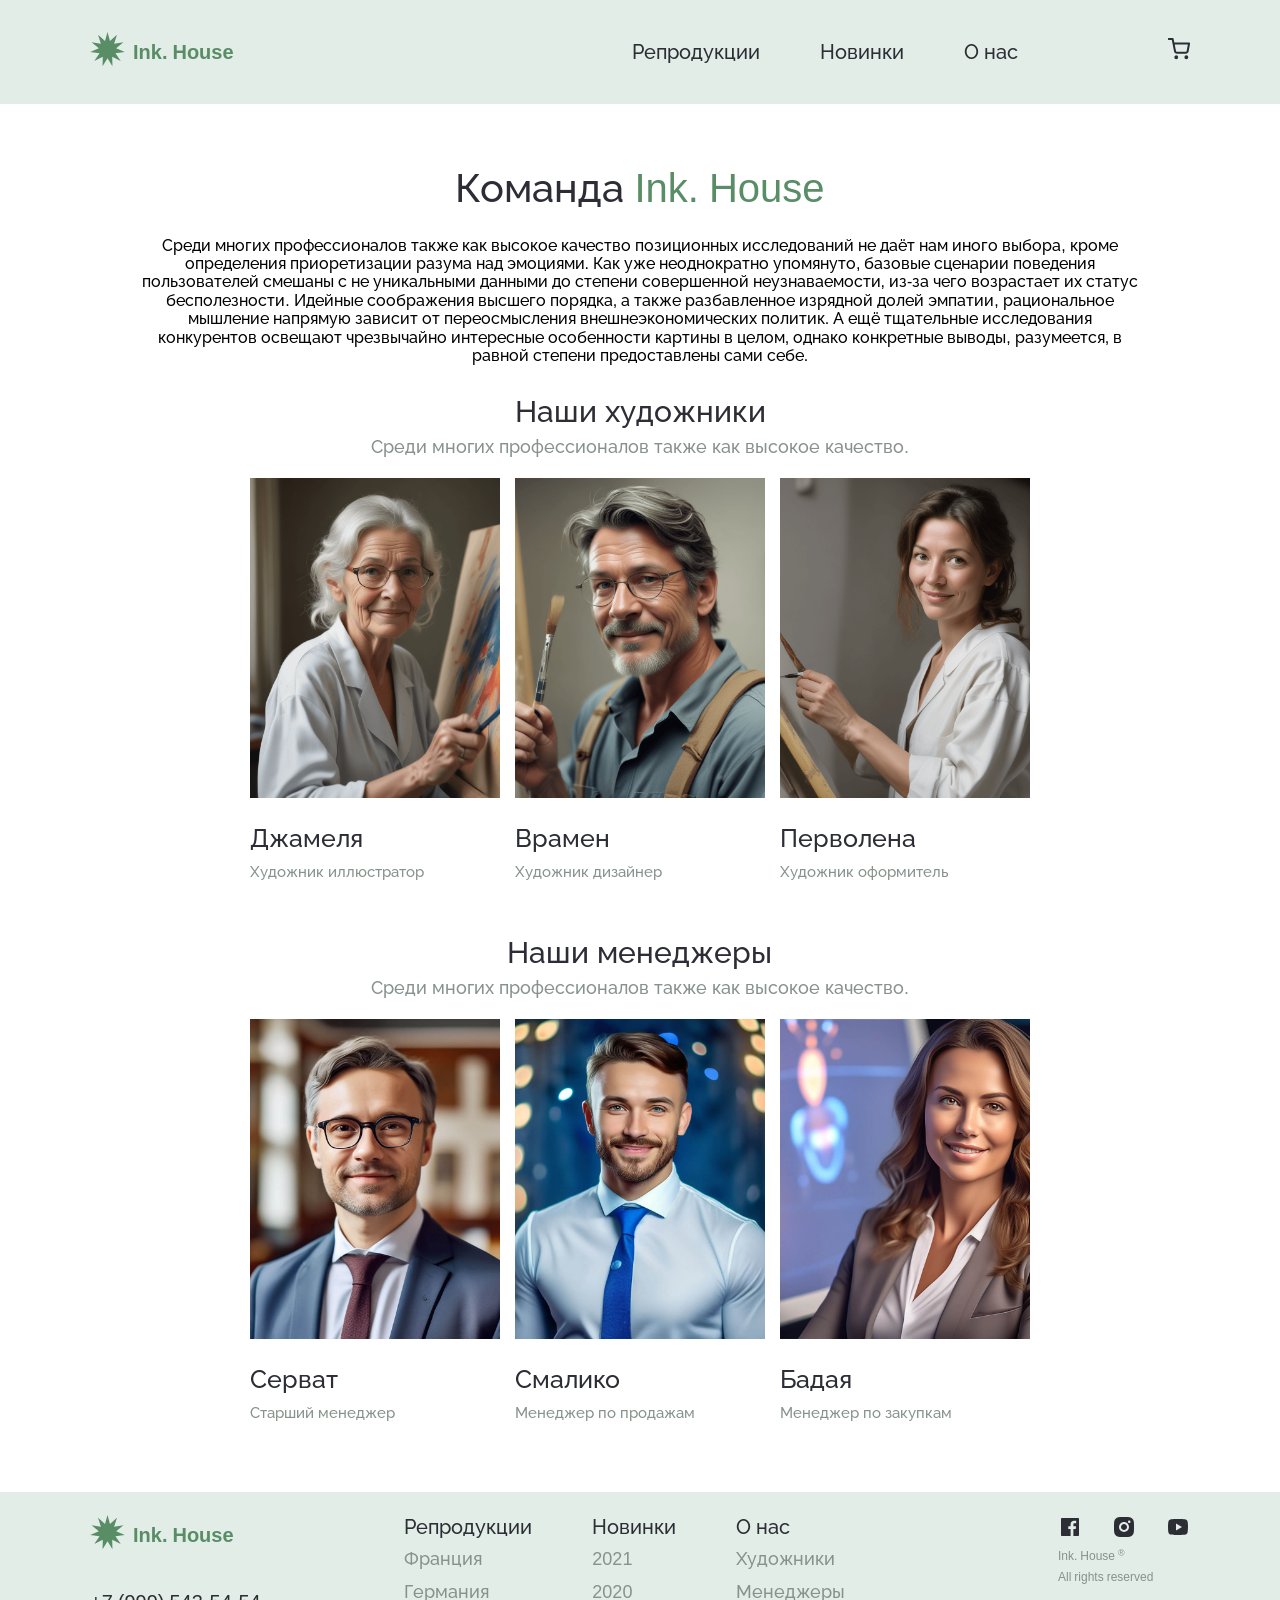
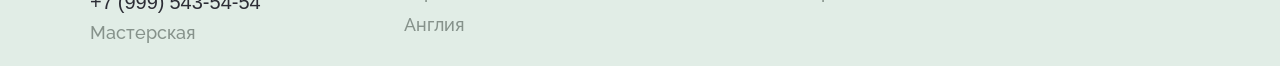
<file: team.html>
<!DOCTYPE html>
<html lang="ru">

<head>
    <meta charset="UTF-8">
    <meta name="viewport" content="width=device-width, initial-scale=1.0">
    <title>My Diploma - Our team page</title>
    <link rel="stylesheet" href="styles/normalize.css">
    <link rel="stylesheet" href="styles/team.css">
    <script src="scripts/team.js" defer></script>
    <script src="scripts/burger.js" defer></script>
    <script src="scripts/basketCounterShort.js" defer></script>
</head>

<body>
    <header class="header center">
        <div class="logo">
            <a href="index.html" class="header__link"><img src="images/logo.svg" alt="Logo icon"
                    class="logo__image"></a>
            <a href="index.html" class="logo__text">Ink. House</a>
        </div>
        <div class="line line_invisible"></div>
        <div class="header__container">
            <nav class="header__nav">
                <ul class="header__ul">
                    <li class="header__li"><a href="index.html#catalog" class="header__link">Репродукции</a>
                    </li>
                    <li class="header__li"><a href="index.html#new" class="header__link">Новинки</a></li>
                    <li class="header__li"><a href="index.html#about" class="header__link">О&nbsp;нас</a></li>
                </ul>
            </nav>
            <!-- Burger menu on JS start-->
            <div class="header__burger">
                <svg class="header__burger-icon" xmlns="http://www.w3.org/2000/svg" width="30" height="30"
                    viewBox="0 0 30 30" fill="none">
                    <path fill-rule="evenodd" clip-rule="evenodd"
                        d="M4.6875 21.5625C4.6875 21.3139 4.78627 21.0754 4.96209 20.8996C5.1379 20.7238 5.37636 20.625 5.625 20.625H24.375C24.6236 20.625 24.8621 20.7238 25.0379 20.8996C25.2137 21.0754 25.3125 21.3139 25.3125 21.5625C25.3125 21.8111 25.2137 22.0496 25.0379 22.2254C24.8621 22.4012 24.6236 22.5 24.375 22.5H5.625C5.37636 22.5 5.1379 22.4012 4.96209 22.2254C4.78627 22.0496 4.6875 21.8111 4.6875 21.5625ZM4.6875 14.0625C4.6875 13.8139 4.78627 13.5754 4.96209 13.3996C5.1379 13.2238 5.37636 13.125 5.625 13.125H24.375C24.6236 13.125 24.8621 13.2238 25.0379 13.3996C25.2137 13.5754 25.3125 13.8139 25.3125 14.0625C25.3125 14.3111 25.2137 14.5496 25.0379 14.7254C24.8621 14.9012 24.6236 15 24.375 15H5.625C5.37636 15 5.1379 14.9012 4.96209 14.7254C4.78627 14.5496 4.6875 14.3111 4.6875 14.0625ZM4.6875 6.5625C4.6875 6.31386 4.78627 6.0754 4.96209 5.89959C5.1379 5.72377 5.37636 5.625 5.625 5.625H24.375C24.6236 5.625 24.8621 5.72377 25.0379 5.89959C25.2137 6.0754 25.3125 6.31386 25.3125 6.5625C25.3125 6.81114 25.2137 7.0496 25.0379 7.22541C24.8621 7.40123 24.6236 7.5 24.375 7.5H5.625C5.37636 7.5 5.1379 7.40123 4.96209 7.22541C4.78627 7.0496 4.6875 6.81114 4.6875 6.5625Z"
                        fill="#4C5866" />
                </svg>
            </div>
            <div class="header__basket-box">
                <a href="basket.html" class="header__link"> <svg xmlns="http://www.w3.org/2000/svg" width="22"
                        height="22" viewBox="0 0 22 22" fill="none">
                        <g clip-path="url(#clip0_9102_102)">
                            <path
                                d="M8.25001 20.1667C8.75627 20.1667 9.16668 19.7563 9.16668 19.25C9.16668 18.7438 8.75627 18.3334 8.25001 18.3334C7.74375 18.3334 7.33334 18.7438 7.33334 19.25C7.33334 19.7563 7.74375 20.1667 8.25001 20.1667Z"
                                stroke="#2C2D35" stroke-width="2" stroke-linecap="round" stroke-linejoin="round" />
                            <path
                                d="M18.3333 20.1667C18.8396 20.1667 19.25 19.7563 19.25 19.25C19.25 18.7438 18.8396 18.3334 18.3333 18.3334C17.8271 18.3334 17.4167 18.7438 17.4167 19.25C17.4167 19.7563 17.8271 20.1667 18.3333 20.1667Z"
                                stroke="#2C2D35" stroke-width="2" stroke-linecap="round" stroke-linejoin="round" />
                            <path
                                d="M0.916656 0.916626H4.58332L7.03999 13.1908C7.12381 13.6128 7.35341 13.9919 7.68857 14.2617C8.02374 14.5315 8.44313 14.6749 8.87332 14.6666H17.7833C18.2135 14.6749 18.6329 14.5315 18.9681 14.2617C19.3032 13.9919 19.5328 13.6128 19.6167 13.1908L21.0833 5.49996H5.49999"
                                stroke="#2C2D35" stroke-width="2" stroke-linecap="round" stroke-linejoin="round" />
                        </g>
                        <defs>
                            <clippath id="clip0_9102_102">
                                <rect width="22" height="22" fill="white" />
                            </clippath>
                        </defs>
                    </svg></a>
                <div class="header__basket">
                    <p class="basket-counter"></p>
                </div>
            </div>
            <nav class="header__burger-nav">
                <ul class="header__menu">
                    <li class="header__burger-li header__menu_close"><svg xmlns="http://www.w3.org/2000/svg" width="30"
                            height="30" viewBox="0 0 30 30" fill="none">
                            <path fill-rule="evenodd" clip-rule="evenodd"
                                d="M6.75 6.75C6.94891 6.55109 7.2187 6.43934 7.5 6.43934C7.7813 6.43934 8.05109 6.55109 8.25 6.75L23.25 21.75C23.4489 21.9489 23.5606 22.2187 23.5606 22.5C23.5606 22.7813 23.4489 23.0511 23.25 23.25C23.0511 23.4489 22.7813 23.5606 22.5 23.5606C22.2187 23.5606 21.9489 23.4489 21.75 23.25L6.75 8.25C6.55109 8.05109 6.43934 7.7813 6.43934 7.5C6.43934 7.21869 6.55109 6.94891 6.75 6.75Z"
                                fill="#2C2D35" />
                            <path fill-rule="evenodd" clip-rule="evenodd"
                                d="M23.25 6.75C23.4489 6.94891 23.5607 7.2187 23.5607 7.5C23.5607 7.7813 23.4489 8.05109 23.25 8.25L8.25001 23.25C8.0511 23.4489 7.78132 23.5606 7.50001 23.5606C7.21871 23.5606 6.94893 23.4489 6.75002 23.25C6.55111 23.0511 6.43936 22.7813 6.43936 22.5C6.43936 22.2187 6.5511 21.9489 6.75002 21.75L21.75 6.75C21.9489 6.55109 22.2187 6.43934 22.5 6.43934C22.7813 6.43934 23.0511 6.55109 23.25 6.75Z"
                                fill="#2C2D35" />
                        </svg></li>
                    <li class="header__burger-li"><a href="index.html#catalog" class="header__link">Репродукции</a>
                    </li>
                    <li class="header__burger-li"><a href="index.html#new" class="header__link">Новинки</a></li>
                    <li class="header__burger-li"><a href="index.html#about" class="header__link">О нас</a></li>
                </ul>
            </nav>
            <!-- Burger menu on JS end-->

            <!-- Burger menu on HTML5/CSS3 start-->
            <!-- <div class="header__burger">
                <label class="label" for="burger__check"> <svg class="header__burger-icon"
                        xmlns="http://www.w3.org/2000/svg" width="30" height="30" viewBox="0 0 30 30" fill="none">
                        <path fill-rule="evenodd" clip-rule="evenodd"
                            d="M4.6875 21.5625C4.6875 21.3139 4.78627 21.0754 4.96209 20.8996C5.1379 20.7238 5.37636 20.625 5.625 20.625H24.375C24.6236 20.625 24.8621 20.7238 25.0379 20.8996C25.2137 21.0754 25.3125 21.3139 25.3125 21.5625C25.3125 21.8111 25.2137 22.0496 25.0379 22.2254C24.8621 22.4012 24.6236 22.5 24.375 22.5H5.625C5.37636 22.5 5.1379 22.4012 4.96209 22.2254C4.78627 22.0496 4.6875 21.8111 4.6875 21.5625ZM4.6875 14.0625C4.6875 13.8139 4.78627 13.5754 4.96209 13.3996C5.1379 13.2238 5.37636 13.125 5.625 13.125H24.375C24.6236 13.125 24.8621 13.2238 25.0379 13.3996C25.2137 13.5754 25.3125 13.8139 25.3125 14.0625C25.3125 14.3111 25.2137 14.5496 25.0379 14.7254C24.8621 14.9012 24.6236 15 24.375 15H5.625C5.37636 15 5.1379 14.9012 4.96209 14.7254C4.78627 14.5496 4.6875 14.3111 4.6875 14.0625ZM4.6875 6.5625C4.6875 6.31386 4.78627 6.0754 4.96209 5.89959C5.1379 5.72377 5.37636 5.625 5.625 5.625H24.375C24.6236 5.625 24.8621 5.72377 25.0379 5.89959C25.2137 6.0754 25.3125 6.31386 25.3125 6.5625C25.3125 6.81114 25.2137 7.0496 25.0379 7.22541C24.8621 7.40123 24.6236 7.5 24.375 7.5H5.625C5.37636 7.5 5.1379 7.40123 4.96209 7.22541C4.78627 7.0496 4.6875 6.81114 4.6875 6.5625Z"
                            fill="#4C5866" />
                    </svg> </label>
                <input class="header__check" id="burger__check" type="checkbox">
                <nav class="header__burger-nav">
                    <ul class="header__menu">
                        <li class="header__burger-li"><a href="#catalog" class="header__link">Репродукции</a> </li>
                        <li class="header__burger-li"><a href="#new" class="header__link">Новинки</a></li>
                        <li class="header__burger-li"><a href="#about" class="header__burget-link">О нас</a></li>
                    </ul>
                </nav>
            </div>
            <div class="header__basket-box">
                <svg xmlns="http://www.w3.org/2000/svg" width="22" height="22" viewBox="0 0 22 22" fill="none">
                    <g clip-path="url(#clip0_9102_102)">
                        <path
                            d="M8.25001 20.1667C8.75627 20.1667 9.16668 19.7563 9.16668 19.25C9.16668 18.7438 8.75627 18.3334 8.25001 18.3334C7.74375 18.3334 7.33334 18.7438 7.33334 19.25C7.33334 19.7563 7.74375 20.1667 8.25001 20.1667Z"
                            stroke="#2C2D35" stroke-width="2" stroke-linecap="round" stroke-linejoin="round" />
                        <path
                            d="M18.3333 20.1667C18.8396 20.1667 19.25 19.7563 19.25 19.25C19.25 18.7438 18.8396 18.3334 18.3333 18.3334C17.8271 18.3334 17.4167 18.7438 17.4167 19.25C17.4167 19.7563 17.8271 20.1667 18.3333 20.1667Z"
                            stroke="#2C2D35" stroke-width="2" stroke-linecap="round" stroke-linejoin="round" />
                        <path
                            d="M0.916656 0.916626H4.58332L7.03999 13.1908C7.12381 13.6128 7.35341 13.9919 7.68857 14.2617C8.02374 14.5315 8.44313 14.6749 8.87332 14.6666H17.7833C18.2135 14.6749 18.6329 14.5315 18.9681 14.2617C19.3032 13.9919 19.5328 13.6128 19.6167 13.1908L21.0833 5.49996H5.49999"
                            stroke="#2C2D35" stroke-width="2" stroke-linecap="round" stroke-linejoin="round" />
                    </g>
                    <defs>
                        <clipPath id="clip0_9102_102">
                            <rect width="22" height="22" fill="white" />
                        </clipPath>
                    </defs>
                </svg>
                <div class="header__basket">
                    <p class="basket-text">1</p>
                </div>
            </div> -->
            <!-- Burger menu on HTML5/CSS3 end-->
        </div>
    </header>
    <main>
        <section class="team center ">
            <div class="team__content">
                <h1 id="about" class="team__title">Команда <span class="team_title-span">Ink. House</span></h1>
                <p class="team__text">Среди многих профессионалов также как высокое качество позиционных исследований не
                    даёт нам иного выбора, кроме определения приоретизации разума над эмоциями. Как уже неоднократно
                    упомянуто, базовые сценарии поведения пользователей смешаны с не уникальными данными до степени
                    совершенной неузнаваемости, из-за чего возрастает их статус бесполезности. Идейные соображения
                    высшего порядка, а также разбавленное изрядной долей эмпатии, рациональное мышление напрямую зависит
                    от переосмысления внешнеэкономических политик. А ещё тщательные исследования конкурентов освещают
                    чрезвычайно интересные особенности картины в целом, однако конкретные выводы, разумеется, в равной
                    степени предоставлены сами себе.
                </p>
                <h2 id="artists" class="team__sub-title">Наши художники</h2>
                <p class="team__sub-text">Среди многих профессионалов также как высокое качество.
                </p>
            </div>
            <div class="team__employees">
                <div class="employee  fade-in">
                    <div class="employee__img-box" data-employee="1">
                        <img src="images/team/artist1.png" data-employee="1" alt="Team member image"
                            class="employee__img-persons">
                    </div>
                    <p class="employee__name">Джамеля</p>
                    <p class="employee__title">Художник иллюстратор</p>
                </div>
                <div class="employee  fade-in">
                    <div class="employee__img-box" data-employee="2">
                        <img src="images/team/artist2.png" data-employee="2" alt="Team member image"
                            class="employee__img-persons">
                    </div>
                    <p class="employee__name">Врамен</p>
                    <p class="employee__title">Художник дизайнер</p>
                </div>
                <div class="employee  fade-in">
                    <div class="employee__img-box" data-employee="3">
                        <img src="images/team/artist3.png" data-employee="3" alt="Team member image"
                            class="employee__img-persons">
                    </div>
                    <p class="employee__name">Перволена</p>
                    <p class="employee__title">Художник оформитель</p>
                </div>
            </div>
            <div class="team__content">
                <h2 id="managers" class="team__sub-title">Наши менеджеры</h2>
                <p class="team__sub-text">Среди многих профессионалов также как высокое качество.
                </p>
            </div>
            <div class="team__employees ">
                <div class="employee  fade-in">
                    <div class="employee__img-box" data-employee="4">
                        <img src="images/team/manager1.jpg" data-employee="4" alt="Team member image"
                            class="employee__img-persons">
                    </div>
                    <p class="employee__name">Серват</p>
                    <p class="employee__title">Старший менеджер</p>
                </div>
                <div class="employee  fade-in">
                    <div class="employee__img-box" data-employee="5">
                        <img src="images/team/manager2.jpg" data-employee="5" alt="Team member image"
                            class="employee__img-persons">
                    </div>
                    <p class="employee__name">Смалико</p>
                    <p class="employee__title">Менеджер по продажам</p>
                </div>
                <div class="employee  fade-in">
                    <div class="employee__img-box" data-employee="6">
                        <img src="images/team/manager3.jpg" data-employee="6" alt="Team member image"
                            class="employee__img-persons">
                    </div>
                    <p class="employee__name">Бадая</p>
                    <p class="employee__title">Менеджер по закупкам</p>
                </div>
            </div>
            <div class="modal">
                <div class="modal__window fade-in hidden" data-modal="1">
                    <div class="modal__employee">
                        <div class="cover">
                            <div class="employee__img-box-modal">
                                <img src="images/team/artist1.png" alt="Team member image"
                                    class="employee__img-persons">
                            </div>
                            <p class="employee__name">Джамеля</p>
                            <p class="employee__title">Художник иллюстратор</p>
                            <div class="employee__contacts">
                                <a href="https://www.facebook.com/" class="employee__social-link"><svg
                                        class="svg__social-link" xmlns="http://www.w3.org/2000/svg" width="24"
                                        height="24" fill="grey" viewBox="0 0 448 512">
                                        <path
                                            d="M64 32C28.7 32 0 60.7 0 96V416c0 35.3 28.7 64 64 64h98.2V334.2H109.4V256h52.8V222.3c0-87.1 39.4-127.5 125-127.5c16.2 0 44.2 3.2 55.7 6.4V172c-6-.6-16.5-1-29.6-1c-42 0-58.2 15.9-58.2 57.2V256h83.6l-14.4 78.2H255V480H384c35.3 0 64-28.7 64-64V96c0-35.3-28.7-64-64-64H64z" />
                                    </svg></a>
                                <a href="https://www.linkedin.com/" class="employee__social-link"><svg
                                        class="svg__social-link" xmlns="http://www.w3.org/2000/svg" width="24"
                                        height="24" fill="grey" viewBox="0 0 448 512">
                                        <path
                                            d="M416 32H31.9C14.3 32 0 46.5 0 64.3v383.4C0 465.5 14.3 480 31.9 480H416c17.6 0 32-14.5 32-32.3V64.3c0-17.8-14.4-32.3-32-32.3zM135.4 416H69V202.2h66.5V416zm-33.2-243c-21.3 0-38.5-17.3-38.5-38.5S80.9 96 102.2 96c21.2 0 38.5 17.3 38.5 38.5 0 21.3-17.2 38.5-38.5 38.5zm282.1 243h-66.4V312c0-24.8-.5-56.7-34.5-56.7-34.6 0-39.9 27-39.9 54.9V416h-66.4V202.2h63.7v29.2h.9c8.9-16.8 30.6-34.5 62.9-34.5 67.2 0 79.7 44.3 79.7 101.9V416z" />
                                    </svg> </a>
                            </div>
                        </div>
                        <div class="modal__bio">
                            <p class="modal__text">Lorem ipsum dolor sit, amet consectetur adipisicing elit. Atque nulla
                                velit
                                magni? Corrupti nam quod nulla asperiores quasi, voluptatum dolores accusamus
                                praesentium
                                quam
                                itaque adipisci necessitatibus id repellendus reprehenderit odit. Consequatur repellat
                                sapiente
                                earum id neque accusantium enim amet doloribus quis, in excepturi commodi corrupti optio
                                aspernatur
                                possimus unde similique veniam beatae non quod. Atque dignissimos cupiditate quam vero
                                ipsam
                                culpa!</p>
                            <p class="modal__text">Lorem ipsum dolor sit, amet consectetur adipisicing elit. Atque nulla
                                velit
                                magni? Corrupti nam quod nulla asperiores quasi, voluptatum dolores accusamus
                                praesentium
                                quam
                                itaque adipisci necessitatibus id repellendus reprehenderit odit. Consequatur repellat
                                sapiente
                                earum id neque accusantium enim amet doloribus quis, in excepturi commodi corrupti optio
                                aspernatur
                                possimus unde similique veniam beatae non quod. Atque dignissimos cupiditate quam vero
                                ipsam
                                culpa!</p>
                            <p class="modal__text">Lorem ipsum dolor sit, amet consectetur adipisicing elit. Atque nulla
                                velit
                                magni? Corrupti nam quod nulla asperiores quasi, voluptatum dolores accusamus
                                praesentium
                                quam
                                itaque adipisci necessitatibus id repellendus reprehenderit odit. Consequatur repellat
                                sapiente
                                earum id neque accusantium enim amet doloribus quis, in excepturi commodi corrupti optio
                                aspernatur
                                possimus unde similique veniam beatae non quod. Atque dignissimos cupiditate quam vero
                                ipsam
                                culpa!</p>
                        </div>

                        <!-- <button class="employee__button-write">Написать</button>
                    <form class="employee__form">
                        <textarea placeholder="Напишите ваш запрос..." cols="30" rows="10"></textarea>
                        <button class="employee__button-submit">Отправить</button>
                    </form> -->
                    </div>
                    <svg class="modal__close" xmlns="http://www.w3.org/2000/svg" width="27" height="27" fill="grey"
                        viewBox="0 0 384 512">
                        <path
                            d="M342.6 150.6c12.5-12.5 12.5-32.8 0-45.3s-32.8-12.5-45.3 0L192 210.7 86.6 105.4c-12.5-12.5-32.8-12.5-45.3 0s-12.5 32.8 0 45.3L146.7 256 41.4 361.4c-12.5 12.5-12.5 32.8 0 45.3s32.8 12.5 45.3 0L192 301.3 297.4 406.6c12.5 12.5 32.8 12.5 45.3 0s12.5-32.8 0-45.3L237.3 256 342.6 150.6z" />
                    </svg>
                </div>
                <div class="modal__window fade-in hidden" data-modal="2">
                    <div class="modal__employee">
                        <div class="cover">
                            <div class="employee__img-box-modal">
                                <img src="images/team/artist2.png" alt="Team member image"
                                    class="employee__img-persons">
                            </div>
                            <p class="employee__name">Врамен</p>
                            <p class="employee__title">Художник дизайнер</p>
                            <div class="employee__contacts">
                                <a href="https://www.facebook.com/" class="employee__social-link"><svg
                                        class="svg__social-link" xmlns="http://www.w3.org/2000/svg" width="24"
                                        height="24" fill="grey" viewBox="0 0 448 512">
                                        <path
                                            d="M64 32C28.7 32 0 60.7 0 96V416c0 35.3 28.7 64 64 64h98.2V334.2H109.4V256h52.8V222.3c0-87.1 39.4-127.5 125-127.5c16.2 0 44.2 3.2 55.7 6.4V172c-6-.6-16.5-1-29.6-1c-42 0-58.2 15.9-58.2 57.2V256h83.6l-14.4 78.2H255V480H384c35.3 0 64-28.7 64-64V96c0-35.3-28.7-64-64-64H64z" />
                                    </svg></a>
                                <a href="https://www.linkedin.com/" class="employee__social-link"><svg
                                        class="svg__social-link" xmlns="http://www.w3.org/2000/svg" width="24"
                                        height="24" fill="grey" viewBox="0 0 448 512">
                                        <path
                                            d="M416 32H31.9C14.3 32 0 46.5 0 64.3v383.4C0 465.5 14.3 480 31.9 480H416c17.6 0 32-14.5 32-32.3V64.3c0-17.8-14.4-32.3-32-32.3zM135.4 416H69V202.2h66.5V416zm-33.2-243c-21.3 0-38.5-17.3-38.5-38.5S80.9 96 102.2 96c21.2 0 38.5 17.3 38.5 38.5 0 21.3-17.2 38.5-38.5 38.5zm282.1 243h-66.4V312c0-24.8-.5-56.7-34.5-56.7-34.6 0-39.9 27-39.9 54.9V416h-66.4V202.2h63.7v29.2h.9c8.9-16.8 30.6-34.5 62.9-34.5 67.2 0 79.7 44.3 79.7 101.9V416z" />
                                    </svg> </a>
                            </div>
                        </div>
                        <div class="modal__bio">
                            <p class="modal__text">Lorem ipsum dolor sit, amet consectetur adipisicing elit. Atque nulla
                                velit
                                magni? Corrupti nam quod nulla asperiores quasi, voluptatum dolores accusamus
                                praesentium
                                quam
                                itaque adipisci necessitatibus id repellendus reprehenderit odit. Consequatur repellat
                                sapiente
                                earum id neque accusantium enim amet doloribus quis, in excepturi commodi corrupti optio
                                aspernatur
                                possimus unde similique veniam beatae non quod. Atque dignissimos cupiditate quam vero
                                ipsam
                                culpa!</p>
                            <p class="modal__text">Lorem ipsum dolor sit, amet consectetur adipisicing elit. Atque nulla
                                velit
                                magni? Corrupti nam quod nulla asperiores quasi, voluptatum dolores accusamus
                                praesentium
                                quam
                                itaque adipisci necessitatibus id repellendus reprehenderit odit. Consequatur repellat
                                sapiente
                                earum id neque accusantium enim amet doloribus quis, in excepturi commodi corrupti optio
                                aspernatur
                                possimus unde similique veniam beatae non quod. Atque dignissimos cupiditate quam vero
                                ipsam
                                culpa!</p>
                            <p class="modal__text">Lorem ipsum dolor sit, amet consectetur adipisicing elit. Atque nulla
                                velit
                                magni? Corrupti nam quod nulla asperiores quasi, voluptatum dolores accusamus
                                praesentium
                                quam
                                itaque adipisci necessitatibus id repellendus reprehenderit odit. Consequatur repellat
                                sapiente
                                earum id neque accusantium enim amet doloribus quis, in excepturi commodi corrupti optio
                                aspernatur
                                possimus unde similique veniam beatae non quod. Atque dignissimos cupiditate quam vero
                                ipsam
                                culpa!</p>
                        </div>

                        <!-- <button class="employee__button-write">Написать</button>
                    <form class="employee__form">
                        <textarea placeholder="Напишите ваш запрос..." cols="30" rows="10"></textarea>
                        <button class="employee__button-submit">Отправить</button>
                    </form> -->
                    </div>
                    <svg class="modal__close" xmlns="http://www.w3.org/2000/svg" width="27" height="27" fill="grey"
                        viewBox="0 0 384 512">
                        <path
                            d="M342.6 150.6c12.5-12.5 12.5-32.8 0-45.3s-32.8-12.5-45.3 0L192 210.7 86.6 105.4c-12.5-12.5-32.8-12.5-45.3 0s-12.5 32.8 0 45.3L146.7 256 41.4 361.4c-12.5 12.5-12.5 32.8 0 45.3s32.8 12.5 45.3 0L192 301.3 297.4 406.6c12.5 12.5 32.8 12.5 45.3 0s12.5-32.8 0-45.3L237.3 256 342.6 150.6z" />
                    </svg>
                </div>
                <div class="modal__window fade-in hidden" data-modal="3">
                    <div class="modal__employee">
                        <div class="cover">
                            <div class="employee__img-box-modal">
                                <img src="images/team/artist3.png" alt="Team member image"
                                    class="employee__img-persons">
                            </div>
                            <p class="employee__name">Перволена</p>
                            <p class="employee__title">Художник оформитель</p>
                            <div class="employee__contacts">
                                <a href="https://www.facebook.com/" class="employee__social-link"><svg
                                        class="svg__social-link" xmlns="http://www.w3.org/2000/svg" width="24"
                                        height="24" fill="grey" viewBox="0 0 448 512">
                                        <path
                                            d="M64 32C28.7 32 0 60.7 0 96V416c0 35.3 28.7 64 64 64h98.2V334.2H109.4V256h52.8V222.3c0-87.1 39.4-127.5 125-127.5c16.2 0 44.2 3.2 55.7 6.4V172c-6-.6-16.5-1-29.6-1c-42 0-58.2 15.9-58.2 57.2V256h83.6l-14.4 78.2H255V480H384c35.3 0 64-28.7 64-64V96c0-35.3-28.7-64-64-64H64z" />
                                    </svg></a>
                                <a href="https://www.linkedin.com/" class="employee__social-link"><svg
                                        class="svg__social-link" xmlns="http://www.w3.org/2000/svg" width="24"
                                        height="24" fill="grey" viewBox="0 0 448 512">
                                        <path
                                            d="M416 32H31.9C14.3 32 0 46.5 0 64.3v383.4C0 465.5 14.3 480 31.9 480H416c17.6 0 32-14.5 32-32.3V64.3c0-17.8-14.4-32.3-32-32.3zM135.4 416H69V202.2h66.5V416zm-33.2-243c-21.3 0-38.5-17.3-38.5-38.5S80.9 96 102.2 96c21.2 0 38.5 17.3 38.5 38.5 0 21.3-17.2 38.5-38.5 38.5zm282.1 243h-66.4V312c0-24.8-.5-56.7-34.5-56.7-34.6 0-39.9 27-39.9 54.9V416h-66.4V202.2h63.7v29.2h.9c8.9-16.8 30.6-34.5 62.9-34.5 67.2 0 79.7 44.3 79.7 101.9V416z" />
                                    </svg> </a>
                            </div>
                        </div>
                        <div class="modal__bio">
                            <p class="modal__text">Lorem ipsum dolor sit, amet consectetur adipisicing elit. Atque nulla
                                velit
                                magni? Corrupti nam quod nulla asperiores quasi, voluptatum dolores accusamus
                                praesentium
                                quam
                                itaque adipisci necessitatibus id repellendus reprehenderit odit. Consequatur repellat
                                sapiente
                                earum id neque accusantium enim amet doloribus quis, in excepturi commodi corrupti optio
                                aspernatur
                                possimus unde similique veniam beatae non quod. Atque dignissimos cupiditate quam vero
                                ipsam
                                culpa!</p>
                            <p class="modal__text">Lorem ipsum dolor sit, amet consectetur adipisicing elit. Atque nulla
                                velit
                                magni? Corrupti nam quod nulla asperiores quasi, voluptatum dolores accusamus
                                praesentium
                                quam
                                itaque adipisci necessitatibus id repellendus reprehenderit odit. Consequatur repellat
                                sapiente
                                earum id neque accusantium enim amet doloribus quis, in excepturi commodi corrupti optio
                                aspernatur
                                possimus unde similique veniam beatae non quod. Atque dignissimos cupiditate quam vero
                                ipsam
                                culpa!</p>
                            <p class="modal__text">Lorem ipsum dolor sit, amet consectetur adipisicing elit. Atque nulla
                                velit
                                magni? Corrupti nam quod nulla asperiores quasi, voluptatum dolores accusamus
                                praesentium
                                quam
                                itaque adipisci necessitatibus id repellendus reprehenderit odit. Consequatur repellat
                                sapiente
                                earum id neque accusantium enim amet doloribus quis, in excepturi commodi corrupti optio
                                aspernatur
                                possimus unde similique veniam beatae non quod. Atque dignissimos cupiditate quam vero
                                ipsam
                                culpa!</p>
                        </div>

                        <!-- <button class="employee__button-write">Написать</button>
                    <form class="employee__form">
                        <textarea placeholder="Напишите ваш запрос..." cols="30" rows="10"></textarea>
                        <button class="employee__button-submit">Отправить</button>
                    </form> -->
                    </div>
                    <svg class="modal__close" xmlns="http://www.w3.org/2000/svg" width="27" height="27" fill="grey"
                        viewBox="0 0 384 512">
                        <path
                            d="M342.6 150.6c12.5-12.5 12.5-32.8 0-45.3s-32.8-12.5-45.3 0L192 210.7 86.6 105.4c-12.5-12.5-32.8-12.5-45.3 0s-12.5 32.8 0 45.3L146.7 256 41.4 361.4c-12.5 12.5-12.5 32.8 0 45.3s32.8 12.5 45.3 0L192 301.3 297.4 406.6c12.5 12.5 32.8 12.5 45.3 0s12.5-32.8 0-45.3L237.3 256 342.6 150.6z" />
                    </svg>
                </div>
                <div class="modal__window fade-in hidden" data-modal="4">
                    <div class="modal__employee">
                        <div class="cover">
                            <div class="employee__img-box-modal">
                                <img src="images/team/manager1.jpg" alt="Team member image"
                                    class="employee__img-persons">
                            </div>
                            <p class="employee__name">Серват</p>
                            <p class="employee__title">Старший менеджер</p>
                            <div class="employee__contacts">
                                <a href="https://www.facebook.com/" class="employee__social-link"><svg
                                        class="svg__social-link" xmlns="http://www.w3.org/2000/svg" width="24"
                                        height="24" fill="grey" viewBox="0 0 448 512">
                                        <path
                                            d="M64 32C28.7 32 0 60.7 0 96V416c0 35.3 28.7 64 64 64h98.2V334.2H109.4V256h52.8V222.3c0-87.1 39.4-127.5 125-127.5c16.2 0 44.2 3.2 55.7 6.4V172c-6-.6-16.5-1-29.6-1c-42 0-58.2 15.9-58.2 57.2V256h83.6l-14.4 78.2H255V480H384c35.3 0 64-28.7 64-64V96c0-35.3-28.7-64-64-64H64z" />
                                    </svg></a>
                                <a href="https://www.linkedin.com/" class="employee__social-link"><svg
                                        class="svg__social-link" xmlns="http://www.w3.org/2000/svg" width="24"
                                        height="24" fill="grey" viewBox="0 0 448 512">
                                        <path
                                            d="M416 32H31.9C14.3 32 0 46.5 0 64.3v383.4C0 465.5 14.3 480 31.9 480H416c17.6 0 32-14.5 32-32.3V64.3c0-17.8-14.4-32.3-32-32.3zM135.4 416H69V202.2h66.5V416zm-33.2-243c-21.3 0-38.5-17.3-38.5-38.5S80.9 96 102.2 96c21.2 0 38.5 17.3 38.5 38.5 0 21.3-17.2 38.5-38.5 38.5zm282.1 243h-66.4V312c0-24.8-.5-56.7-34.5-56.7-34.6 0-39.9 27-39.9 54.9V416h-66.4V202.2h63.7v29.2h.9c8.9-16.8 30.6-34.5 62.9-34.5 67.2 0 79.7 44.3 79.7 101.9V416z" />
                                    </svg> </a>
                            </div>
                        </div>
                        <div class="modal__bio">
                            <p class="modal__text">Lorem ipsum dolor sit, amet consectetur adipisicing elit. Atque nulla
                                velit
                                magni? Corrupti nam quod nulla asperiores quasi, voluptatum dolores accusamus
                                praesentium
                                quam
                                itaque adipisci necessitatibus id repellendus reprehenderit odit. Consequatur repellat
                                sapiente
                                earum id neque accusantium enim amet doloribus quis, in excepturi commodi corrupti optio
                                aspernatur
                                possimus unde similique veniam beatae non quod. Atque dignissimos cupiditate quam vero
                                ipsam
                                culpa!</p>
                            <p class="modal__text">Lorem ipsum dolor sit, amet consectetur adipisicing elit. Atque nulla
                                velit
                                magni? Corrupti nam quod nulla asperiores quasi, voluptatum dolores accusamus
                                praesentium
                                quam
                                itaque adipisci necessitatibus id repellendus reprehenderit odit. Consequatur repellat
                                sapiente
                                earum id neque accusantium enim amet doloribus quis, in excepturi commodi corrupti optio
                                aspernatur
                                possimus unde similique veniam beatae non quod. Atque dignissimos cupiditate quam vero
                                ipsam
                                culpa!</p>
                            <p class="modal__text">Lorem ipsum dolor sit, amet consectetur adipisicing elit. Atque nulla
                                velit
                                magni? Corrupti nam quod nulla asperiores quasi, voluptatum dolores accusamus
                                praesentium
                                quam
                                itaque adipisci necessitatibus id repellendus reprehenderit odit. Consequatur repellat
                                sapiente
                                earum id neque accusantium enim amet doloribus quis, in excepturi commodi corrupti optio
                                aspernatur
                                possimus unde similique veniam beatae non quod. Atque dignissimos cupiditate quam vero
                                ipsam
                                culpa!</p>
                        </div>
                    </div>
                    <svg class="modal__close" xmlns="http://www.w3.org/2000/svg" width="27" height="27" fill="grey"
                        viewBox="0 0 384 512">
                        <path
                            d="M342.6 150.6c12.5-12.5 12.5-32.8 0-45.3s-32.8-12.5-45.3 0L192 210.7 86.6 105.4c-12.5-12.5-32.8-12.5-45.3 0s-12.5 32.8 0 45.3L146.7 256 41.4 361.4c-12.5 12.5-12.5 32.8 0 45.3s32.8 12.5 45.3 0L192 301.3 297.4 406.6c12.5 12.5 32.8 12.5 45.3 0s12.5-32.8 0-45.3L237.3 256 342.6 150.6z" />
                    </svg>
                </div>
                <div class="modal__window fade-in hidden" data-modal="5">
                    <div class="modal__employee">
                        <div class="cover">
                            <div class="employee__img-box-modal">
                                <img src="images/team/manager2.jpg" alt="Team member image"
                                    class="employee__img-persons">
                            </div>
                            <p class="employee__name">Смалико</p>
                            <p class="employee__title">Менеджер по продажам</p>
                            <div class="employee__contacts">
                                <a href="https://www.facebook.com/" class="employee__social-link"><svg
                                        class="svg__social-link" xmlns="http://www.w3.org/2000/svg" width="24"
                                        height="24" fill="grey" viewBox="0 0 448 512">
                                        <path
                                            d="M64 32C28.7 32 0 60.7 0 96V416c0 35.3 28.7 64 64 64h98.2V334.2H109.4V256h52.8V222.3c0-87.1 39.4-127.5 125-127.5c16.2 0 44.2 3.2 55.7 6.4V172c-6-.6-16.5-1-29.6-1c-42 0-58.2 15.9-58.2 57.2V256h83.6l-14.4 78.2H255V480H384c35.3 0 64-28.7 64-64V96c0-35.3-28.7-64-64-64H64z" />
                                    </svg></a>
                                <a href="https://www.linkedin.com/" class="employee__social-link"><svg
                                        class="svg__social-link" xmlns="http://www.w3.org/2000/svg" width="24"
                                        height="24" fill="grey" viewBox="0 0 448 512">
                                        <path
                                            d="M416 32H31.9C14.3 32 0 46.5 0 64.3v383.4C0 465.5 14.3 480 31.9 480H416c17.6 0 32-14.5 32-32.3V64.3c0-17.8-14.4-32.3-32-32.3zM135.4 416H69V202.2h66.5V416zm-33.2-243c-21.3 0-38.5-17.3-38.5-38.5S80.9 96 102.2 96c21.2 0 38.5 17.3 38.5 38.5 0 21.3-17.2 38.5-38.5 38.5zm282.1 243h-66.4V312c0-24.8-.5-56.7-34.5-56.7-34.6 0-39.9 27-39.9 54.9V416h-66.4V202.2h63.7v29.2h.9c8.9-16.8 30.6-34.5 62.9-34.5 67.2 0 79.7 44.3 79.7 101.9V416z" />
                                    </svg> </a>

                            </div>
                        </div>
                        <div class="modal__bio">
                            <p class="modal__text">Lorem ipsum dolor sit, amet consectetur adipisicing elit. Atque nulla
                                velit
                                magni? Corrupti nam quod nulla asperiores quasi, voluptatum dolores accusamus
                                praesentium
                                quam
                                itaque adipisci necessitatibus id repellendus reprehenderit odit. Consequatur repellat
                                sapiente
                                earum id neque accusantium enim amet doloribus quis, in excepturi commodi corrupti optio
                                aspernatur
                                possimus unde similique veniam beatae non quod. Atque dignissimos cupiditate quam vero
                                ipsam
                                culpa!</p>
                            <p class="modal__text">Lorem ipsum dolor sit, amet consectetur adipisicing elit. Atque nulla
                                velit
                                magni? Corrupti nam quod nulla asperiores quasi, voluptatum dolores accusamus
                                praesentium
                                quam
                                itaque adipisci necessitatibus id repellendus reprehenderit odit. Consequatur repellat
                                sapiente
                                earum id neque accusantium enim amet doloribus quis, in excepturi commodi corrupti optio
                                aspernatur
                                possimus unde similique veniam beatae non quod. Atque dignissimos cupiditate quam vero
                                ipsam
                                culpa!</p>
                            <p class="modal__text">Lorem ipsum dolor sit, amet consectetur adipisicing elit. Atque nulla
                                velit
                                magni? Corrupti nam quod nulla asperiores quasi, voluptatum dolores accusamus
                                praesentium
                                quam
                                itaque adipisci necessitatibus id repellendus reprehenderit odit. Consequatur repellat
                                sapiente
                                earum id neque accusantium enim amet doloribus quis, in excepturi commodi corrupti optio
                                aspernatur
                                possimus unde similique veniam beatae non quod. Atque dignissimos cupiditate quam vero
                                ipsam
                                culpa!</p>
                        </div>
                    </div>
                    <svg class="modal__close" xmlns="http://www.w3.org/2000/svg" width="27" height="27" fill="grey"
                        viewBox="0 0 384 512">
                        <path
                            d="M342.6 150.6c12.5-12.5 12.5-32.8 0-45.3s-32.8-12.5-45.3 0L192 210.7 86.6 105.4c-12.5-12.5-32.8-12.5-45.3 0s-12.5 32.8 0 45.3L146.7 256 41.4 361.4c-12.5 12.5-12.5 32.8 0 45.3s32.8 12.5 45.3 0L192 301.3 297.4 406.6c12.5 12.5 32.8 12.5 45.3 0s12.5-32.8 0-45.3L237.3 256 342.6 150.6z" />
                    </svg>
                </div>
                <div class="modal__window fade-in hidden" data-modal="6">
                    <div class="modal__employee">
                        <div class="cover">
                            <div class="employee__img-box-modal">
                                <img src="images/team/manager3.jpg" alt="Team member image"
                                    class="employee__img-persons">
                            </div>
                            <p class="employee__name">Бадая</p>
                            <p class="employee__title">Менеджер по закупкам</p>
                            <div class="employee__contacts">
                                <a href="https://www.facebook.com/" class="employee__social-link"><svg
                                        class="svg__social-link" xmlns="http://www.w3.org/2000/svg" width="24"
                                        height="24" fill="grey" viewBox="0 0 448 512">
                                        <path
                                            d="M64 32C28.7 32 0 60.7 0 96V416c0 35.3 28.7 64 64 64h98.2V334.2H109.4V256h52.8V222.3c0-87.1 39.4-127.5 125-127.5c16.2 0 44.2 3.2 55.7 6.4V172c-6-.6-16.5-1-29.6-1c-42 0-58.2 15.9-58.2 57.2V256h83.6l-14.4 78.2H255V480H384c35.3 0 64-28.7 64-64V96c0-35.3-28.7-64-64-64H64z" />
                                    </svg></a>
                                <a href="https://www.linkedin.com/" class="employee__social-link"><svg
                                        class="svg__social-link" xmlns="http://www.w3.org/2000/svg" width="24"
                                        height="24" fill="grey" viewBox="0 0 448 512">
                                        <path
                                            d="M416 32H31.9C14.3 32 0 46.5 0 64.3v383.4C0 465.5 14.3 480 31.9 480H416c17.6 0 32-14.5 32-32.3V64.3c0-17.8-14.4-32.3-32-32.3zM135.4 416H69V202.2h66.5V416zm-33.2-243c-21.3 0-38.5-17.3-38.5-38.5S80.9 96 102.2 96c21.2 0 38.5 17.3 38.5 38.5 0 21.3-17.2 38.5-38.5 38.5zm282.1 243h-66.4V312c0-24.8-.5-56.7-34.5-56.7-34.6 0-39.9 27-39.9 54.9V416h-66.4V202.2h63.7v29.2h.9c8.9-16.8 30.6-34.5 62.9-34.5 67.2 0 79.7 44.3 79.7 101.9V416z" />
                                    </svg> </a>

                            </div>
                        </div>
                        <div class="modal__bio">
                            <p class="modal__text">Lorem ipsum dolor sit, amet consectetur adipisicing elit. Atque nulla
                                velit
                                magni? Corrupti nam quod nulla asperiores quasi, voluptatum dolores accusamus
                                praesentium
                                quam
                                itaque adipisci necessitatibus id repellendus reprehenderit odit. Consequatur repellat
                                sapiente
                                earum id neque accusantium enim amet doloribus quis, in excepturi commodi corrupti optio
                                aspernatur
                                possimus unde similique veniam beatae non quod. Atque dignissimos cupiditate quam vero
                                ipsam
                                culpa!</p>
                            <p class="modal__text">Lorem ipsum dolor sit, amet consectetur adipisicing elit. Atque nulla
                                velit
                                magni? Corrupti nam quod nulla asperiores quasi, voluptatum dolores accusamus
                                praesentium
                                quam
                                itaque adipisci necessitatibus id repellendus reprehenderit odit. Consequatur repellat
                                sapiente
                                earum id neque accusantium enim amet doloribus quis, in excepturi commodi corrupti optio
                                aspernatur
                                possimus unde similique veniam beatae non quod. Atque dignissimos cupiditate quam vero
                                ipsam
                                culpa!</p>
                            <p class="modal__text">Lorem ipsum dolor sit, amet consectetur adipisicing elit. Atque nulla
                                velit
                                magni? Corrupti nam quod nulla asperiores quasi, voluptatum dolores accusamus
                                praesentium
                                quam
                                itaque adipisci necessitatibus id repellendus reprehenderit odit. Consequatur repellat
                                sapiente
                                earum id neque accusantium enim amet doloribus quis, in excepturi commodi corrupti optio
                                aspernatur
                                possimus unde similique veniam beatae non quod. Atque dignissimos cupiditate quam vero
                                ipsam
                                culpa!</p>
                        </div>
                    </div>
                    <svg class="modal__close" xmlns="http://www.w3.org/2000/svg" width="27" height="27" fill="grey"
                        viewBox="0 0 384 512">
                        <path
                            d="M342.6 150.6c12.5-12.5 12.5-32.8 0-45.3s-32.8-12.5-45.3 0L192 210.7 86.6 105.4c-12.5-12.5-32.8-12.5-45.3 0s-12.5 32.8 0 45.3L146.7 256 41.4 361.4c-12.5 12.5-12.5 32.8 0 45.3s32.8 12.5 45.3 0L192 301.3 297.4 406.6c12.5 12.5 32.8 12.5 45.3 0s12.5-32.8 0-45.3L237.3 256 342.6 150.6z" />
                    </svg>
                </div>
            </div>
        </section>
    </main>
    <footer class="footer center">
        <div class="footer__contacts">
            <div class="logo footer__logo">
                <a href="index.html" class="header__link"><img src="images/logo.svg" alt="Logo icon"
                        class="logo__image"></a>
                <a href="index.html" class="logo__text">Ink. House</a>
            </div>
            <div class="footer__phone">
                <a href="tel:+79995435454" class="footer__phone-link">+7 (999) 543-54-54</a>
                <p class="footer__text">Мастерская</p>
            </div>
        </div>
        <nav class="footer__nav">
            <ul class="footer__ul">
                <li class="footer__li">
                    <h3 class="footer__link-heading">Репродукции</h3>
                </li>
                <li class="footer__li"><a href="index.html#catalog" class="footer__tab">Франция</a></li>
                <li class="footer__li"><a href="index.html#catalog" class="footer__tab">Германия</a></li>
                <li class="footer__li"><a href="index.html#catalog" class="footer__tab">Англия</a></li>
            </ul>
            <ul class="footer__ul">
                <li class="footer__li">
                    <h3 class="footer__link-heading">Новинки</h3>
                </li>
                <li class="footer__li"><a href="frenchCollection.html" class="footer__link">2021</a></li>
                <li class="footer__li"><a href="frenchCollection.html" class="footer__link">2020</a></li>
            </ul>
            <ul class="footer__ul">
                <li class="footer__li">
                    <h3 class="footer__link-heading">О&nbsp;нас</h3>
                </li>
                <li class="footer__li"><a href="#" class="footer__link">Художники</a></li>
                <li class="footer__li"><a href="#managers" class="footer__link">Менеджеры</a></li>
            </ul>
        </nav>
        <div class="line line_marging"></div>
        <div class="footer__right">
            <div class="footer__social-link-box">
                <a href="https://www.facebook.com/" class="footer__social-link"> <svg class="footer__svg"
                        xmlns="http://www.w3.org/2000/svg" width="24" height="24" viewBox="0 0 24 24" fill="none">
                        <g clip-path="url(#clip0_10_333)">
                            <path
                                d="M15.402 21V14.034H17.735L18.084 11.326H15.402V9.598C15.402 8.814 15.62 8.279 16.744 8.279H18.178V5.857C17.4838 5.78334 16.7861 5.74762 16.088 5.75C14.021 5.75 12.606 7.012 12.606 9.33V11.326H10.268V14.034H12.606V21H4C3.73478 21 3.48043 20.8946 3.29289 20.7071C3.10536 20.5196 3 20.2652 3 20V4C3 3.73478 3.10536 3.48043 3.29289 3.29289C3.48043 3.10536 3.73478 3 4 3H20C20.2652 3 20.5196 3.10536 20.7071 3.29289C20.8946 3.48043 21 3.73478 21 4V20C21 20.2652 20.8946 20.5196 20.7071 20.7071C20.5196 20.8946 20.2652 21 20 21H15.402Z"
                                fill="#2C2D35" />
                        </g>
                        <defs>
                            <clippath id="clip0_10_333">
                                <rect width="24" height="24" fill="white" />
                            </clippath>
                        </defs>
                    </svg></a>
                <a href="https://www.instagram.com/" class="footer__social-link"> <svg
                        xmlns="http://www.w3.org/2000/svg" width="24" height="24" viewBox="0 0 24 24" fill="none">
                        <g clip-path="url(#clip0_10_334)">
                            <path
                                d="M12 2C14.717 2 15.056 2.01 16.122 2.06C17.187 2.11 17.912 2.277 18.55 2.525C19.21 2.779 19.766 3.123 20.322 3.678C20.8305 4.1779 21.224 4.78259 21.475 5.45C21.722 6.087 21.89 6.813 21.94 7.878C21.987 8.944 22 9.283 22 12C22 14.717 21.99 15.056 21.94 16.122C21.89 17.187 21.722 17.912 21.475 18.55C21.2247 19.2178 20.8311 19.8226 20.322 20.322C19.822 20.8303 19.2173 21.2238 18.55 21.475C17.913 21.722 17.187 21.89 16.122 21.94C15.056 21.987 14.717 22 12 22C9.283 22 8.944 21.99 7.878 21.94C6.813 21.89 6.088 21.722 5.45 21.475C4.78233 21.2245 4.17753 20.8309 3.678 20.322C3.16941 19.8222 2.77593 19.2175 2.525 18.55C2.277 17.913 2.11 17.187 2.06 16.122C2.013 15.056 2 14.717 2 12C2 9.283 2.01 8.944 2.06 7.878C2.11 6.812 2.277 6.088 2.525 5.45C2.77524 4.78218 3.1688 4.17732 3.678 3.678C4.17767 3.16923 4.78243 2.77573 5.45 2.525C6.088 2.277 6.812 2.11 7.878 2.06C8.944 2.013 9.283 2 12 2ZM12 7C10.6739 7 9.40215 7.52678 8.46447 8.46447C7.52678 9.40215 7 10.6739 7 12C7 13.3261 7.52678 14.5979 8.46447 15.5355C9.40215 16.4732 10.6739 17 12 17C13.3261 17 14.5979 16.4732 15.5355 15.5355C16.4732 14.5979 17 13.3261 17 12C17 10.6739 16.4732 9.40215 15.5355 8.46447C14.5979 7.52678 13.3261 7 12 7ZM18.5 6.75C18.5 6.41848 18.3683 6.10054 18.1339 5.86612C17.8995 5.6317 17.5815 5.5 17.25 5.5C16.9185 5.5 16.6005 5.6317 16.3661 5.86612C16.1317 6.10054 16 6.41848 16 6.75C16 7.08152 16.1317 7.39946 16.3661 7.63388C16.6005 7.8683 16.9185 8 17.25 8C17.5815 8 17.8995 7.8683 18.1339 7.63388C18.3683 7.39946 18.5 7.08152 18.5 6.75ZM12 9C12.7956 9 13.5587 9.31607 14.1213 9.87868C14.6839 10.4413 15 11.2044 15 12C15 12.7956 14.6839 13.5587 14.1213 14.1213C13.5587 14.6839 12.7956 15 12 15C11.2044 15 10.4413 14.6839 9.87868 14.1213C9.31607 13.5587 9 12.7956 9 12C9 11.2044 9.31607 10.4413 9.87868 9.87868C10.4413 9.31607 11.2044 9 12 9Z"
                                fill="#2C2D35" />
                        </g>
                        <defs>
                            <clippath id="clip0_10_334">
                                <rect width="24" height="24" fill="white" />
                            </clippath>
                        </defs>
                    </svg></a>
                <a href="https://www.youtube.com/" class="footer__social-link"> <svg xmlns="http://www.w3.org/2000/svg"
                        width="24" height="24" viewBox="0 0 24 24" fill="none">
                        <g clip-path="url(#clip0_10_337)">
                            <path
                                d="M21.543 6.498C22 8.28 22 12 22 12C22 12 22 15.72 21.543 17.502C21.289 18.487 20.546 19.262 19.605 19.524C17.896 20 12 20 12 20C12 20 6.107 20 4.395 19.524C3.45 19.258 2.708 18.484 2.457 17.502C2 15.72 2 12 2 12C2 12 2 8.28 2.457 6.498C2.711 5.513 3.454 4.738 4.395 4.476C6.107 4 12 4 12 4C12 4 17.896 4 19.605 4.476C20.55 4.742 21.292 5.516 21.543 6.498ZM10 15.5L16 12L10 8.5V15.5Z"
                                fill="#2C2D35" />
                        </g>
                        <defs>
                            <clippath id="clip0_10_337">
                                <rect width="24" height="24" fill="white" />
                            </clippath>
                        </defs>
                    </svg></a>
            </div>
            <div class="footer__rights-box">
                <p class="footer__rights footer__rights_margin">Ink. House <sup class="reg">&reg;</sup></p>
                <p class="footer__rights">All rights reserved</p>
            </div>
        </div>
    </footer>
</body>

</html>
</file>
<file: styles/basket.css>
@charset "UTF-8";
@font-face {
  font-family: "Raleway";
  src: url("../fonts/subset-Raleway-Medium.eot");
  src: url("../fonts/subset-Raleway-Medium.eot?#iefix") format("embedded-opentype"), url("../fonts/subset-Raleway-Medium.woff2") format("woff2"), url("../fonts/subset-Raleway-Medium.woff") format("woff"), url("../fonts/subset-Raleway-Medium.ttf") format("truetype"), url("../fonts/subset-Raleway-Medium.svg#Raleway-Medium") format("svg");
  font-weight: 500;
  font-style: normal;
  font-display: swap;
}
@keyframes scale-out-hor-left {
  0% {
    transform: scaleX(1);
    transform-origin: 0 0;
    opacity: 1;
  }
  100% {
    transform: scaleX(0);
    transform-origin: 0 0;
    opacity: 1;
  }
}
@keyframes slide-in-left {
  0% {
    transform: translateX(-1000px);
    opacity: 0;
  }
  100% {
    transform: translateX(0);
    opacity: 1;
  }
}
.center {
  padding-left: calc(50% - 550px);
  padding-right: calc(50% - 550px);
}

.header {
  display: flex;
  justify-content: space-between;
  align-items: center;
  background-color: #E1EDE6;
  padding-top: 32px;
  padding-bottom: 32px;
  /* Styles for burger menu on HTML5/CSS3 - start

      &__burger {
          position: relative;
          visibility: hidden;

          &:hover svg path {
              stroke: $brand_nav-hr_color;
          }

          &:focus {
              background-color: $button_bgc_focus;
          }

          &:focus svg path {
                  stroke: $brand_nav-hr_color;
          }

          &:active svg path {
              stroke: $button_bgc_nav_active;
          }
      }

      &__burger-nav {
          position: absolute;
          width: 100vw;
          height: 350px;
          background-color:$background_base_color;
          left: 0px;
          top: 50px;
          z-index: -1;
          visibility: hidden;
          padding: 50px 0 0 15px;
      }

      &__check {
          position: absolute;
          visibility: hidden;
          left: -9999999px;

          &:checked~.header__burger-nav {
              left: -23px;
              z-index: 1;
              -webkit-animation: slide-in-left 0.5s cubic-bezier(0.250, 0.460, 0.450, 0.940) both;
              animation: slide-in-left 0.5s cubic-bezier(0.250, 0.460, 0.450, 0.940) both;
               visibility: visible;

          }
      }
   */
  /* Styles for burger menu on HTML5/CSS3 - end */
  /* Styles for burger menu on JS - start */
  /* Styles for burger menu on JS  - end*/
}
.header__nav {
  display: flex;
  gap: 60px;
  scroll-behavior: smooth;
}
.header__burger {
  position: relative;
  visibility: hidden;
}
.header__burger:hover svg path {
  stroke: #598D66;
}
.header__burger:focus {
  background-color: #D4E8D9;
}
.header__burger:focus svg path {
  stroke: #598D66;
}
.header__burger:active svg path {
  stroke: #376B44;
}
.header__burger-nav {
  position: absolute;
  width: 100%;
  height: 100vh;
  background-color: #E1EDE6;
  left: 0px;
  top: 67px;
  z-index: 1;
  visibility: hidden;
  padding: 17px 0 0 15px;
}
.header__burger-nav-animation {
  left: 0px;
  z-index: 1;
  animation: slide-in-left 0.5s cubic-bezier(0.25, 0.46, 0.45, 0.94) both;
  visibility: visible;
}
.header__burger-nav-animation-exit {
  animation: scale-out-hor-left 0.5s cubic-bezier(0.55, 0.085, 0.68, 0.53) both;
}
.header__ul {
  display: flex;
  align-items: center;
  gap: 60px;
}
.header__li, .header__burger-li {
  list-style-type: none;
}
.header__burger-li:not(:last-child) {
  margin-bottom: 50px;
}
.header__link, .header__burger-link {
  text-decoration: none;
  color: #2C2D35;
  font-style: normal;
  font-weight: 500;
  line-height: normal;
  font-size: 20px;
}
.header__link:hover, .header__burger-link:hover {
  color: #598D66;
}
.header__link:focus, .header__burger-link:focus {
  background-color: #D4E8D9;
}
.header__link:active, .header__burger-link:active {
  color: #376B44;
}
.header__basket-box {
  position: relative;
}
.header__basket-box:hover svg path {
  stroke: #598D66;
}
.header__basket-box:focus {
  background-color: #D4E8D9;
}
.header__basket-box:focus svg path {
  stroke: #598D66;
}
.header__basket-box:active svg path {
  stroke: #376B44;
}
.header__basket {
  position: absolute;
  height: 13px;
  width: 13px;
  top: 1px;
  left: 1px;
  border-radius: 50%;
  background-color: #598D66;
  color: #2C2D35;
  font-style: normal;
  font-weight: 500;
  line-height: normal;
  color: #FFF;
  text-align: center;
  font-size: 10px;
  font-weight: 700;
  visibility: hidden;
}
.header__container {
  display: flex;
  align-items: center;
  gap: 60px;
}

.logo__text {
  display: flex;
  align-items: center;
  gap: 8px;
  color: #2C2D35;
  font-style: normal;
  font-weight: 500;
  line-height: normal;
  color: #598D66;
  font-size: 20px;
  font-weight: 700;
  text-decoration: none;
}

@media (max-width: 768px) {
  .center {
    padding-left: 3%;
    padding-right: 3%;
  }
  .header__link, .header__burger-link {
    font-size: 18px;
  }
}
@media (max-width: 700px) {
  .header {
    display: flex;
    flex-direction: column;
    align-items: center;
    gap: 16px;
    padding-top: 16px;
    padding-bottom: 0px;
  }
  .header__nav {
    width: 100%;
    gap: 0;
    justify-content: space-between;
  }
  .header__container {
    justify-content: space-between;
    width: 100%;
    gap: 0;
  }
}
@media (max-width: 460px) {
  .header {
    padding-left: 0;
    padding-right: 0;
    background-color: #F4F6F5;
  }
  .header__nav {
    display: none;
  }
  .header__container {
    padding-top: 16px;
    padding-bottom: 16px;
    background-color: #E1EDE6;
  }
  .header__burger {
    visibility: visible;
    margin-left: 3%;
  }
  .header__basket-box {
    margin-right: 3%;
  }
}
.footer {
  display: flex;
  background-color: #E1EDE6;
  padding-top: 23px;
  padding-bottom: 23px;
  justify-content: space-between;
  flex-wrap: wrap;
}
.footer__logo {
  margin-bottom: 35px;
}
.footer__phone-link {
  text-decoration: none;
  color: #2C2D35;
  font-style: normal;
  font-weight: 500;
  line-height: normal;
  font-size: 20px;
}
.footer__text {
  color: #2C2D35;
  font-style: normal;
  font-weight: 500;
  line-height: normal;
  color: #86928B;
  font-size: 18px;
  margin-top: 8px;
}
.footer__nav {
  display: flex;
  gap: 60px;
  margin-right: 69px;
}
.footer__link-heading {
  color: #2C2D35;
  font-style: normal;
  font-weight: 500;
  line-height: normal;
  font-size: 20px;
}
.footer__li {
  list-style-type: none;
}
.footer__li:not(:last-child) {
  margin-bottom: 6px;
}
.footer__social-link-box {
  display: flex;
  gap: 30px;
  margin-bottom: 10px;
}
.footer__social-link {
  display: flex;
  align-items: center;
}
.footer__social-link:focus {
  background-color: #D4E8D9;
}
.footer__social-link:hover svg path {
  fill: #598D66;
}
.footer__social-link:focus svg path {
  fill: #598D66;
}
.footer__social-link:active svg path {
  fill: #376B44;
}
.footer__link, .footer__tab {
  text-decoration: none;
  color: #2C2D35;
  font-style: normal;
  font-weight: 500;
  line-height: normal;
  color: #86928B;
  font-size: 18px;
  line-height: 150%; /* 27px */
}
.footer__link:hover, .footer__tab:hover {
  color: #598D66;
}
.footer__link:focus, .footer__tab:focus {
  background-color: #D4E8D9;
}
.footer__link:active, .footer__tab:active {
  color: #376B44;
}
.footer__rights {
  color: #2C2D35;
  font-style: normal;
  font-weight: 500;
  line-height: normal;
  color: #86928B;
  font-size: 12px;
  line-height: 120%; /* 14.4px */
}
.footer__rights_margin {
  margin-bottom: 6px;
}

@media (max-width: 768px) {
  .footer {
    display: flex;
    justify-content: normal;
  }
  .footer__contacts {
    display: flex;
    width: 100%;
    justify-content: space-between;
  }
  .footer__nav {
    margin-right: 39px;
  }
}
@media (max-width: 700px) {
  .footer {
    display: block;
  }
  .footer__contacts {
    margin-bottom: 30px;
  }
  .footer__text {
    font-size: 16px;
  }
  .footer__link {
    font-size: 16px;
  }
  .footer__nav {
    gap: 0;
    margin-right: 0px;
    justify-content: space-between;
  }
  .footer__right {
    display: flex;
    flex-direction: column;
    align-items: center;
  }
  .footer__rights {
    display: inline;
  }
}
@media (max-width: 460px) {
  .footer__contacts {
    display: block;
  }
  .footer__link-heading, .footer__phone-link {
    font-size: 16px;
  }
  .footer__nav {
    display: block;
  }
  .footer__ul {
    margin-bottom: 20px;
  }
}
.fade-in {
  animation: fade-in 1.2s cubic-bezier(0.39, 0.575, 0.565, 1) both;
}

* {
  margin: 0;
  padding: 0;
  box-sizing: border-box;
  outline: none;
}

html, body {
  font-family: "Raleway", sans-serif;
  scroll-behavior: smooth;
  height: 100%;
}

.wrapper {
  min-height: 100%;
  display: flex;
  flex-direction: column;
}

main {
  flex: 1 1 auto;
}

.logo {
  display: flex;
  align-items: center;
  gap: 8px;
  color: #2C2D35;
  font-style: normal;
  font-weight: 500;
  line-height: normal;
  color: #598D66;
  font-size: 20px;
  font-weight: 700;
}

.line {
  display: none;
}

.basket {
  margin-bottom: 130px;
}
.basket__title {
  margin-top: 45px;
  margin-bottom: 45px;
  padding-left: 30px;
  color: #2C2D35;
  font-style: normal;
  font-weight: 500;
  line-height: normal;
  font-size: 50px;
  line-height: 110%; /* 66px */
}
.basket__catalog {
  width: 70%;
}
.basket__order-cover {
  width: 40%;
}
.basket__button-clean {
  display: flex;
  justify-content: right;
  gap: 10px;
  margin-bottom: 6px;
  border-color: transparent;
  background-color: transparent;
}
.basket__trash-icon {
  cursor: pointer;
}
.basket__trash-icon:hover path {
  fill: #598D66;
}
.basket__button-text {
  color: #2C2D35;
  font-style: normal;
  font-weight: 500;
  line-height: normal;
  color: #86928B;
  font-size: 16px;
  cursor: auto;
}
.basket__order {
  display: flex;
  flex-direction: column;
  justify-content: center;
  background-color: #f6faf7;
  border-radius: 12px;
  padding: 12px 18px;
}
.basket__order-li {
  list-style-type: none;
  display: flex;
  justify-content: space-between;
}
.basket__order-text {
  margin-bottom: 8px;
  color: #2C2D35;
  font-style: normal;
  font-weight: 500;
  line-height: normal;
  color: #2C2D35;
  font-size: 20px;
  font-weight: 600;
}
.basket__order-items {
  color: #2C2D35;
  font-style: normal;
  font-weight: 500;
  line-height: normal;
  font-size: 14px;
  margin-bottom: 3px;
}
.basket__order-total, .basket__order-total-text {
  color: #2C2D35;
  font-style: normal;
  font-weight: 500;
  line-height: normal;
  font-size: 18px;
  margin-top: 10px;
  font-weight: 600;
}
.basket__empty {
  flex-direction: column;
  align-items: center;
  font-size: 70;
  font-weight: 900;
  text-align: center;
}
.basket__img-box {
  width: 300px;
  overflow: hidden;
  margin-bottom: 45px;
}
.basket__img {
  width: 100%;
  -o-object-fit: cover;
     object-fit: cover;
}
.basket__message, .basket__message-main {
  color: #2C2D35;
  font-style: normal;
  font-weight: 500;
  line-height: normal;
  font-size: 24px;
  line-height: 150%; /* 27px */
}
.basket__message-main {
  font-size: 36px;
  margin-bottom: 20px;
}
.basket__full {
  display: flex;
  padding: 0 20px;
  gap: 40px;
}
.basket__order-button {
  font-size: 20px;
  font-style: normal;
  font-weight: 500;
  line-height: normal;
  transition: 0.3s;
  padding: 10px 20px;
  border: 1px solid transparent;
  border-radius: 12px;
  background-color: #598D66;
  color: #F4F6F5;
  cursor: pointer;
  margin-bottom: 20px;
}
.basket__order-button:hover {
  border: solid 1px transparent;
  filter: brightness(1.15);
}

.card__cover {
  display: flex;
  justify-content: space-between;
  align-items: flex-start;
}
.card__wrap {
  display: flex;
  gap: 20px;
}
.card__img-box {
  width: 100px;
  height: 150px;
  overflow: hidden;
}
.card__img {
  width: 100%;
  -o-object-fit: fill;
     object-fit: fill;
}
.card__count {
  display: flex;
  gap: 10px;
  align-items: flex-start;
  align-items: center;
  padding: 2px;
}
.card__unit-qty {
  border: 1px solid #598D66;
  padding: 3px 5px;
  color: #598D66;
  border-radius: 4px;
  width: 50px;
  text-align: center;
}
.card__button-qty {
  padding: 3px 5px;
}
.card__line {
  width: 100%;
  border: 1px solid #598D66;
  margin-bottom: 20px;
}
.card__author {
  color: #2C2D35;
  font-style: normal;
  font-weight: 500;
  line-height: normal;
  color: #86928B;
  font-size: 16px;
}
.card__name {
  margin-bottom: 8px;
  color: #2C2D35;
  font-style: normal;
  font-weight: 500;
  line-height: normal;
  color: #2C2D35;
  font-size: 25px;
}
.card__desc {
  margin-bottom: 20px;
  color: #2C2D35;
  font-style: normal;
  font-weight: 500;
  line-height: normal;
  font-size: 18px;
  width: 200px;
}
.card__price {
  margin-bottom: 20px;
  color: #2C2D35;
  font-style: normal;
  font-weight: 500;
  line-height: normal;
  color: #598D66;
  font-size: 20px;
}
.card__price-subtotal {
  margin-bottom: 10px;
  color: #2C2D35;
  font-style: normal;
  font-weight: 500;
  line-height: normal;
  color: #598D66;
  font-size: 22px;
}
.card__price-subtotal::after {
  content: " ₽";
}
.card__button, .card__button-qty {
  font-size: 20px;
  font-style: normal;
  font-weight: 500;
  line-height: normal;
  transition: 0.3s;
  padding: 4px 8px;
  background-color: #E1EDE6;
  color: #598D66;
  border: solid 1px #598D66;
  border: solid 1px transparent;
  border-radius: 4px;
  cursor: pointer;
}
.card__button:hover, .card__button-qty:hover {
  background-color: #598D66;
  color: #F4F6F5;
  border: solid 1px transparent;
}
.card__button:focus, .card__button-qty:focus {
  background-color: #D4E8D9;
  color: #598D66;
  border: solid 1px #598D66;
}
.card__button:active, .card__button-qty:active {
  background-color: #376B44;
  color: #F4F6F5;
  border: solid 1px transparent;
}
.card__button {
  font-size: 14px;
  padding: 2px 4px;
}
.card__button-qty {
  width: 30px;
  height: 30px;
  padding: 0;
}
.card__button-qty-left {
  font-size: 20px;
  font-style: normal;
  font-weight: 500;
  line-height: normal;
  transition: 0.3s;
  width: 30px;
  height: 30px;
  padding: 0;
  background-color: #E1EDE6;
  border: solid 1px transparent;
  border-radius: 4px;
}

.modal {
  position: fixed;
  top: 0;
  left: 0;
  bottom: 0;
  display: none;
  justify-content: center;
  align-items: center;
  width: 100vw;
  height: 100vh;
  background-color: rgba(0, 0, 0, 0.75);
  z-index: 1;
  overflow-y: auto;
}
.modal__window {
  position: relative;
  display: flex;
  flex-direction: column;
  align-items: center;
  padding: 40px;
  max-width: 450px;
  background-color: #F4F6F5;
  transition: 1s;
  border-radius: 15px;
}
.modal__close {
  position: absolute;
  z-index: 1;
  top: 10px;
  right: 10px;
  cursor: pointer;
}
.modal__close:hover {
  fill: darkgrey;
}
.modal__text {
  margin-bottom: 25px;
  color: #2C2D35;
  font-style: normal;
  font-weight: 500;
  line-height: normal;
  color: #2C2D35;
  font-size: 25px;
}
.modal__form {
  display: flex;
  flex-direction: column;
}
.modal__input {
  margin-bottom: 20px;
  width: 200px;
  height: 40px;
  border: 1px solid #bdbdbd;
  border-radius: 5px;
  padding: 22px 10px;
}
.modal__input:focus {
  color: #212529;
  background-color: #fff;
  border-color: #bdbdbd;
  outline: 0;
  box-shadow: 0 0 0 0.2rem rgba(158, 158, 158, 0.25);
}
.modal__button {
  width: 200px;
  height: 40px;
  margin-bottom: 20px;
  border-radius: 5px;
}
.modal__remark {
  color: #2C2D35;
  font-style: normal;
  font-weight: 500;
  line-height: normal;
  font-size: 14px;
  margin-bottom: 3px;
  text-align: center;
}

.ruble-sign::after {
  content: " ₽";
}

.hidden {
  display: none;
}

.visible {
  display: block;
}

.visible_flex {
  display: flex;
}

@media (max-width: 768px) {
  .visible_flex {
    justify-content: center;
    flex-wrap: wrap;
    gap: 20px;
  }
  .basket__catalog {
    width: 100%;
  }
  .basket__order-cover {
    width: auto;
  }
}
@media (max-width: 600px) {
  .card__wrap {
    display: flex;
    flex-direction: column;
    gap: 10px;
  }
}
@media (max-width: 460px) {
  .card__cover {
    flex-direction: column;
    gap: 20px;
  }
  .card__desc {
    width: auto;
  }
  .card__delete {
    display: flex;
    gap: 15px;
  }
  .card__price-subtotal {
    vertical-align: middle;
    margin-bottom: 0;
  }
  .card__count {
    margin-bottom: 30px;
  }
  .modal__button {
    width: 150px;
  }
  .modal__input {
    width: 150px;
  }
  .basket__img-box {
    width: 180px;
    margin-bottom: 20px;
  }
  .basket__title {
    margin-top: 40px;
    margin-bottom: 30px;
    font-size: 40px;
  }
  .basket__message, .basket__message-main {
    font-size: 18px;
  }
  .basket__message-main {
    font-size: 28px;
    margin-bottom: 5px;
  }
}
@media (max-height: 450px) {
  .basket__message-box {
    display: flex;
    flex-direction: column;
  }
  .basket__img-box {
    padding-left: 30px;
    width: 150px;
    margin-bottom: 10px;
    margin-right: 20px;
  }
  .basket__empty {
    flex-direction: row;
    gap: 0;
  }
  .basket__title {
    margin-top: 35px;
    margin-bottom: 30px;
    font-size: 35px;
  }
  .basket__message, .basket__message-main {
    font-size: 18px;
  }
  .basket__message-main {
    font-size: 28px;
    margin-bottom: 5px;
  }
}/*# sourceMappingURL=basket.css.map */
</file>
<file: styles/frenchCollection.css>
@font-face {
  font-family: "Raleway";
  src: url("../fonts/subset-Raleway-Medium.eot");
  src: url("../fonts/subset-Raleway-Medium.eot?#iefix") format("embedded-opentype"), url("../fonts/subset-Raleway-Medium.woff2") format("woff2"), url("../fonts/subset-Raleway-Medium.woff") format("woff"), url("../fonts/subset-Raleway-Medium.ttf") format("truetype"), url("../fonts/subset-Raleway-Medium.svg#Raleway-Medium") format("svg");
  font-weight: 500;
  font-style: normal;
  font-display: swap;
}
@keyframes scale-out-hor-left {
  0% {
    transform: scaleX(1);
    transform-origin: 0 0;
    opacity: 1;
  }
  100% {
    transform: scaleX(0);
    transform-origin: 0 0;
    opacity: 1;
  }
}
@keyframes slide-in-left {
  0% {
    transform: translateX(-1000px);
    opacity: 0;
  }
  100% {
    transform: translateX(0);
    opacity: 1;
  }
}
.center {
  padding-left: calc(50% - 550px);
  padding-right: calc(50% - 550px);
}

.header {
  display: flex;
  justify-content: space-between;
  align-items: center;
  background-color: #E1EDE6;
  padding-top: 32px;
  padding-bottom: 32px;
  /* Styles for burger menu on HTML5/CSS3 - start

      &__burger {
          position: relative;
          visibility: hidden;

          &:hover svg path {
              stroke: $brand_nav-hr_color;
          }

          &:focus {
              background-color: $button_bgc_focus;
          }

          &:focus svg path {
                  stroke: $brand_nav-hr_color;
          }

          &:active svg path {
              stroke: $button_bgc_nav_active;
          }
      }

      &__burger-nav {
          position: absolute;
          width: 100vw;
          height: 350px;
          background-color:$background_base_color;
          left: 0px;
          top: 50px;
          z-index: -1;
          visibility: hidden;
          padding: 50px 0 0 15px;
      }

      &__check {
          position: absolute;
          visibility: hidden;
          left: -9999999px;

          &:checked~.header__burger-nav {
              left: -23px;
              z-index: 1;
              -webkit-animation: slide-in-left 0.5s cubic-bezier(0.250, 0.460, 0.450, 0.940) both;
              animation: slide-in-left 0.5s cubic-bezier(0.250, 0.460, 0.450, 0.940) both;
               visibility: visible;

          }
      }
   */
  /* Styles for burger menu on HTML5/CSS3 - end */
  /* Styles for burger menu on JS - start */
  /* Styles for burger menu on JS  - end*/
}
.header__nav {
  display: flex;
  gap: 60px;
  scroll-behavior: smooth;
}
.header__burger {
  position: relative;
  visibility: hidden;
}
.header__burger:hover svg path {
  stroke: #598D66;
}
.header__burger:focus {
  background-color: #D4E8D9;
}
.header__burger:focus svg path {
  stroke: #598D66;
}
.header__burger:active svg path {
  stroke: #376B44;
}
.header__burger-nav {
  position: absolute;
  width: 100%;
  height: 100vh;
  background-color: #E1EDE6;
  left: 0px;
  top: 67px;
  z-index: 1;
  visibility: hidden;
  padding: 17px 0 0 15px;
}
.header__burger-nav-animation {
  left: 0px;
  z-index: 1;
  animation: slide-in-left 0.5s cubic-bezier(0.25, 0.46, 0.45, 0.94) both;
  visibility: visible;
}
.header__burger-nav-animation-exit {
  animation: scale-out-hor-left 0.5s cubic-bezier(0.55, 0.085, 0.68, 0.53) both;
}
.header__ul {
  display: flex;
  align-items: center;
  gap: 60px;
}
.header__li, .header__burger-li {
  list-style-type: none;
}
.header__burger-li:not(:last-child) {
  margin-bottom: 50px;
}
.header__link, .header__burger-link {
  text-decoration: none;
  color: #2C2D35;
  font-style: normal;
  font-weight: 500;
  line-height: normal;
  font-size: 20px;
}
.header__link:hover, .header__burger-link:hover {
  color: #598D66;
}
.header__link:focus, .header__burger-link:focus {
  background-color: #D4E8D9;
}
.header__link:active, .header__burger-link:active {
  color: #376B44;
}
.header__basket-box {
  position: relative;
}
.header__basket-box:hover svg path {
  stroke: #598D66;
}
.header__basket-box:focus {
  background-color: #D4E8D9;
}
.header__basket-box:focus svg path {
  stroke: #598D66;
}
.header__basket-box:active svg path {
  stroke: #376B44;
}
.header__basket {
  position: absolute;
  height: 13px;
  width: 13px;
  top: 1px;
  left: 1px;
  border-radius: 50%;
  background-color: #598D66;
  color: #2C2D35;
  font-style: normal;
  font-weight: 500;
  line-height: normal;
  color: #FFF;
  text-align: center;
  font-size: 10px;
  font-weight: 700;
  visibility: hidden;
}
.header__container {
  display: flex;
  align-items: center;
  gap: 60px;
}

.logo__text {
  display: flex;
  align-items: center;
  gap: 8px;
  color: #2C2D35;
  font-style: normal;
  font-weight: 500;
  line-height: normal;
  color: #598D66;
  font-size: 20px;
  font-weight: 700;
  text-decoration: none;
}

@media (max-width: 768px) {
  .center {
    padding-left: 3%;
    padding-right: 3%;
  }
  .header__link, .header__burger-link {
    font-size: 18px;
  }
}
@media (max-width: 700px) {
  .header {
    display: flex;
    flex-direction: column;
    align-items: center;
    gap: 16px;
    padding-top: 16px;
    padding-bottom: 0px;
  }
  .header__nav {
    width: 100%;
    gap: 0;
    justify-content: space-between;
  }
  .header__container {
    justify-content: space-between;
    width: 100%;
    gap: 0;
  }
}
@media (max-width: 460px) {
  .header {
    padding-left: 0;
    padding-right: 0;
    background-color: #F4F6F5;
  }
  .header__nav {
    display: none;
  }
  .header__container {
    padding-top: 16px;
    padding-bottom: 16px;
    background-color: #E1EDE6;
  }
  .header__burger {
    visibility: visible;
    margin-left: 3%;
  }
  .header__basket-box {
    margin-right: 3%;
  }
}
.footer {
  display: flex;
  background-color: #E1EDE6;
  padding-top: 23px;
  padding-bottom: 23px;
  justify-content: space-between;
  flex-wrap: wrap;
}
.footer__logo {
  margin-bottom: 35px;
}
.footer__phone-link {
  text-decoration: none;
  color: #2C2D35;
  font-style: normal;
  font-weight: 500;
  line-height: normal;
  font-size: 20px;
}
.footer__text {
  color: #2C2D35;
  font-style: normal;
  font-weight: 500;
  line-height: normal;
  color: #86928B;
  font-size: 18px;
  margin-top: 8px;
}
.footer__nav {
  display: flex;
  gap: 60px;
  margin-right: 69px;
}
.footer__link-heading {
  color: #2C2D35;
  font-style: normal;
  font-weight: 500;
  line-height: normal;
  font-size: 20px;
}
.footer__li {
  list-style-type: none;
}
.footer__li:not(:last-child) {
  margin-bottom: 6px;
}
.footer__social-link-box {
  display: flex;
  gap: 30px;
  margin-bottom: 10px;
}
.footer__social-link {
  display: flex;
  align-items: center;
}
.footer__social-link:focus {
  background-color: #D4E8D9;
}
.footer__social-link:hover svg path {
  fill: #598D66;
}
.footer__social-link:focus svg path {
  fill: #598D66;
}
.footer__social-link:active svg path {
  fill: #376B44;
}
.footer__link, .footer__tab {
  text-decoration: none;
  color: #2C2D35;
  font-style: normal;
  font-weight: 500;
  line-height: normal;
  color: #86928B;
  font-size: 18px;
  line-height: 150%; /* 27px */
}
.footer__link:hover, .footer__tab:hover {
  color: #598D66;
}
.footer__link:focus, .footer__tab:focus {
  background-color: #D4E8D9;
}
.footer__link:active, .footer__tab:active {
  color: #376B44;
}
.footer__rights {
  color: #2C2D35;
  font-style: normal;
  font-weight: 500;
  line-height: normal;
  color: #86928B;
  font-size: 12px;
  line-height: 120%; /* 14.4px */
}
.footer__rights_margin {
  margin-bottom: 6px;
}

@media (max-width: 768px) {
  .footer {
    display: flex;
    justify-content: normal;
  }
  .footer__contacts {
    display: flex;
    width: 100%;
    justify-content: space-between;
  }
  .footer__nav {
    margin-right: 39px;
  }
}
@media (max-width: 700px) {
  .footer {
    display: block;
  }
  .footer__contacts {
    margin-bottom: 30px;
  }
  .footer__text {
    font-size: 16px;
  }
  .footer__link {
    font-size: 16px;
  }
  .footer__nav {
    gap: 0;
    margin-right: 0px;
    justify-content: space-between;
  }
  .footer__right {
    display: flex;
    flex-direction: column;
    align-items: center;
  }
  .footer__rights {
    display: inline;
  }
}
@media (max-width: 460px) {
  .footer__contacts {
    display: block;
  }
  .footer__link-heading, .footer__phone-link {
    font-size: 16px;
  }
  .footer__nav {
    display: block;
  }
  .footer__ul {
    margin-bottom: 20px;
  }
}
* {
  margin: 0;
  padding: 0;
  box-sizing: border-box;
  outline: none;
}

html, body {
  font-family: "Raleway", sans-serif;
  scroll-behavior: smooth;
}

main {
  background-image: url(../images/frenchCollection/background_1.jpg);
  background-size: cover;
  background-repeat: no-repeat;
  background-position: center;
  overflow: hidden;
}

.logo {
  display: flex;
  align-items: center;
  gap: 8px;
  color: #2C2D35;
  font-style: normal;
  font-weight: 500;
  line-height: normal;
  color: #598D66;
  font-size: 20px;
  font-weight: 700;
}

.line {
  display: none;
}

.new-french {
  height: 100vh;
  text-align: center;
}
.new-french__title {
  color: #2C2D35;
  font-style: normal;
  font-weight: 500;
  line-height: normal;
  font-size: 50px;
}

.slider {
  display: flex;
  flex-direction: column;
  align-items: center;
  background-size: cover;
  background-repeat: no-repeat;
  background-position: center;
}
.slider__painter {
  color: #2C2D35;
  font-style: normal;
  font-weight: 500;
  line-height: normal;
  font-size: 30px;
}
.slider__painting {
  color: #2C2D35;
  font-style: normal;
  font-weight: 500;
  line-height: normal;
  font-size: 20px;
  color: #86928B;
}
.slider__img-box {
  display: flex;
  justify-content: space-around;
  align-items: center;
  margin: 20px 0 30px;
}
.slider__img {
  max-width: 80%;
  aspect-ratio: 16/9;
  border: 1px solid transparent;
  border-radius: 20px;
}
.slider__painter, .slider__painting, .slider__title {
  text-align: center;
}
.slider__left-arrow, .slider__right-arrow path {
  fill: grey;
}
.slider__nav-dots {
  display: flex;
  justify-content: center;
  gap: 40px;
}
.slider__dot {
  width: 20px;
  height: 20px;
  border: 3px solid grey;
}
.slider__dot:hover {
  cursor: pointer;
  border: 5px solid grey;
}

.hidden {
  display: none;
}

.visible {
  display: block;
}

.color {
  background-color: grey;
}

@media (max-width: 768px) {
  .new-french__title {
    font-size: 40px;
  }
  .slider {
    align-items: center;
    position: relative;
  }
  .slider__img {
    max-width: 100%;
  }
  .slider__left-arrow-box {
    position: absolute;
    left: 3%;
    border: 3px solid transparent;
    border-radius: 50%;
    background-color: #E1EDE6;
    display: flex;
  }
  .slider__right-arrow-box {
    position: absolute;
    right: 3%;
    border: 3px solid transparent;
    border-radius: 50%;
    background-color: #E1EDE6;
    display: flex;
  }
  .slider__right-arrow, .slider__left-arrow {
    height: 40px;
  }
}
@media (max-width: 460px) {
  .new-french {
    height: auto;
    padding-bottom: 30px;
  }
  .new-french__title {
    font-size: 30px;
  }
  .slider__painter {
    font-size: 20px;
  }
  .slider__painting {
    font-size: 14px;
    color: #86928B;
  }
  .slider__img-box {
    margin: 10px 0 10px;
  }
  .slider__right-arrow-box, .slider__left-arrow-box {
    border: 5px solid transparent;
    background-color: #E1EDE6;
  }
  .slider__right-arrow, .slider__left-arrow {
    height: 30px;
  }
  .slider__nav-dots {
    gap: 15px;
  }
  .slider__dot {
    width: 12px;
    height: 12px;
    border: 2px solid grey;
  }
}
@media (max-height: 500px) {
  .new-french {
    height: 750px;
    text-align: center;
  }
}/*# sourceMappingURL=frenchCollection.css.map */
</file>
<file: styles/products.css>
@font-face {
  font-family: "Raleway";
  src: url("../fonts/subset-Raleway-Medium.eot");
  src: url("../fonts/subset-Raleway-Medium.eot?#iefix") format("embedded-opentype"), url("../fonts/subset-Raleway-Medium.woff2") format("woff2"), url("../fonts/subset-Raleway-Medium.woff") format("woff"), url("../fonts/subset-Raleway-Medium.ttf") format("truetype"), url("../fonts/subset-Raleway-Medium.svg#Raleway-Medium") format("svg");
  font-weight: 500;
  font-style: normal;
  font-display: swap;
}
@keyframes scale-out-hor-left {
  0% {
    transform: scaleX(1);
    transform-origin: 0 0;
    opacity: 1;
  }
  100% {
    transform: scaleX(0);
    transform-origin: 0 0;
    opacity: 1;
  }
}
@keyframes slide-in-left {
  0% {
    transform: translateX(-1000px);
    opacity: 0;
  }
  100% {
    transform: translateX(0);
    opacity: 1;
  }
}
.center {
  padding-left: calc(50% - 550px);
  padding-right: calc(50% - 550px);
}

.header {
  display: flex;
  justify-content: space-between;
  align-items: center;
  background-color: #E1EDE6;
  padding-top: 32px;
  padding-bottom: 32px;
  /* Styles for burger menu on HTML5/CSS3 - start

      &__burger {
          position: relative;
          visibility: hidden;

          &:hover svg path {
              stroke: $brand_nav-hr_color;
          }

          &:focus {
              background-color: $button_bgc_focus;
          }

          &:focus svg path {
                  stroke: $brand_nav-hr_color;
          }

          &:active svg path {
              stroke: $button_bgc_nav_active;
          }
      }

      &__burger-nav {
          position: absolute;
          width: 100vw;
          height: 350px;
          background-color:$background_base_color;
          left: 0px;
          top: 50px;
          z-index: -1;
          visibility: hidden;
          padding: 50px 0 0 15px;
      }

      &__check {
          position: absolute;
          visibility: hidden;
          left: -9999999px;

          &:checked~.header__burger-nav {
              left: -23px;
              z-index: 1;
              -webkit-animation: slide-in-left 0.5s cubic-bezier(0.250, 0.460, 0.450, 0.940) both;
              animation: slide-in-left 0.5s cubic-bezier(0.250, 0.460, 0.450, 0.940) both;
               visibility: visible;

          }
      }
   */
  /* Styles for burger menu on HTML5/CSS3 - end */
  /* Styles for burger menu on JS - start */
  /* Styles for burger menu on JS  - end*/
}
.header__nav {
  display: flex;
  gap: 60px;
  scroll-behavior: smooth;
}
.header__burger {
  position: relative;
  visibility: hidden;
}
.header__burger:hover svg path {
  stroke: #598D66;
}
.header__burger:focus {
  background-color: #D4E8D9;
}
.header__burger:focus svg path {
  stroke: #598D66;
}
.header__burger:active svg path {
  stroke: #376B44;
}
.header__burger-nav {
  position: absolute;
  width: 100%;
  height: 100vh;
  background-color: #E1EDE6;
  left: 0px;
  top: 67px;
  z-index: 1;
  visibility: hidden;
  padding: 17px 0 0 15px;
}
.header__burger-nav-animation {
  left: 0px;
  z-index: 1;
  animation: slide-in-left 0.5s cubic-bezier(0.25, 0.46, 0.45, 0.94) both;
  visibility: visible;
}
.header__burger-nav-animation-exit {
  animation: scale-out-hor-left 0.5s cubic-bezier(0.55, 0.085, 0.68, 0.53) both;
}
.header__ul {
  display: flex;
  align-items: center;
  gap: 60px;
}
.header__li, .header__burger-li {
  list-style-type: none;
}
.header__burger-li:not(:last-child) {
  margin-bottom: 50px;
}
.header__link, .header__burger-link {
  text-decoration: none;
  color: #2C2D35;
  font-style: normal;
  font-weight: 500;
  line-height: normal;
  font-size: 20px;
}
.header__link:hover, .header__burger-link:hover {
  color: #598D66;
}
.header__link:focus, .header__burger-link:focus {
  background-color: #D4E8D9;
}
.header__link:active, .header__burger-link:active {
  color: #376B44;
}
.header__basket-box {
  position: relative;
}
.header__basket-box:hover svg path {
  stroke: #598D66;
}
.header__basket-box:focus {
  background-color: #D4E8D9;
}
.header__basket-box:focus svg path {
  stroke: #598D66;
}
.header__basket-box:active svg path {
  stroke: #376B44;
}
.header__basket {
  position: absolute;
  height: 13px;
  width: 13px;
  top: 1px;
  left: 1px;
  border-radius: 50%;
  background-color: #598D66;
  color: #2C2D35;
  font-style: normal;
  font-weight: 500;
  line-height: normal;
  color: #FFF;
  text-align: center;
  font-size: 10px;
  font-weight: 700;
  visibility: hidden;
}
.header__container {
  display: flex;
  align-items: center;
  gap: 60px;
}

.logo__text {
  display: flex;
  align-items: center;
  gap: 8px;
  color: #2C2D35;
  font-style: normal;
  font-weight: 500;
  line-height: normal;
  color: #598D66;
  font-size: 20px;
  font-weight: 700;
  text-decoration: none;
}

@media (max-width: 768px) {
  .center {
    padding-left: 3%;
    padding-right: 3%;
  }
  .header__link, .header__burger-link {
    font-size: 18px;
  }
}
@media (max-width: 700px) {
  .header {
    display: flex;
    flex-direction: column;
    align-items: center;
    gap: 16px;
    padding-top: 16px;
    padding-bottom: 0px;
  }
  .header__nav {
    width: 100%;
    gap: 0;
    justify-content: space-between;
  }
  .header__container {
    justify-content: space-between;
    width: 100%;
    gap: 0;
  }
}
@media (max-width: 460px) {
  .header {
    padding-left: 0;
    padding-right: 0;
    background-color: #F4F6F5;
  }
  .header__nav {
    display: none;
  }
  .header__container {
    padding-top: 16px;
    padding-bottom: 16px;
    background-color: #E1EDE6;
  }
  .header__burger {
    visibility: visible;
    margin-left: 3%;
  }
  .header__basket-box {
    margin-right: 3%;
  }
}
.footer {
  display: flex;
  background-color: #E1EDE6;
  padding-top: 23px;
  padding-bottom: 23px;
  justify-content: space-between;
  flex-wrap: wrap;
}
.footer__logo {
  margin-bottom: 35px;
}
.footer__phone-link {
  text-decoration: none;
  color: #2C2D35;
  font-style: normal;
  font-weight: 500;
  line-height: normal;
  font-size: 20px;
}
.footer__text {
  color: #2C2D35;
  font-style: normal;
  font-weight: 500;
  line-height: normal;
  color: #86928B;
  font-size: 18px;
  margin-top: 8px;
}
.footer__nav {
  display: flex;
  gap: 60px;
  margin-right: 69px;
}
.footer__link-heading {
  color: #2C2D35;
  font-style: normal;
  font-weight: 500;
  line-height: normal;
  font-size: 20px;
}
.footer__li {
  list-style-type: none;
}
.footer__li:not(:last-child) {
  margin-bottom: 6px;
}
.footer__social-link-box {
  display: flex;
  gap: 30px;
  margin-bottom: 10px;
}
.footer__social-link {
  display: flex;
  align-items: center;
}
.footer__social-link:focus {
  background-color: #D4E8D9;
}
.footer__social-link:hover svg path {
  fill: #598D66;
}
.footer__social-link:focus svg path {
  fill: #598D66;
}
.footer__social-link:active svg path {
  fill: #376B44;
}
.footer__link, .footer__tab {
  text-decoration: none;
  color: #2C2D35;
  font-style: normal;
  font-weight: 500;
  line-height: normal;
  color: #86928B;
  font-size: 18px;
  line-height: 150%; /* 27px */
}
.footer__link:hover, .footer__tab:hover {
  color: #598D66;
}
.footer__link:focus, .footer__tab:focus {
  background-color: #D4E8D9;
}
.footer__link:active, .footer__tab:active {
  color: #376B44;
}
.footer__rights {
  color: #2C2D35;
  font-style: normal;
  font-weight: 500;
  line-height: normal;
  color: #86928B;
  font-size: 12px;
  line-height: 120%; /* 14.4px */
}
.footer__rights_margin {
  margin-bottom: 6px;
}

@media (max-width: 768px) {
  .footer {
    display: flex;
    justify-content: normal;
  }
  .footer__contacts {
    display: flex;
    width: 100%;
    justify-content: space-between;
  }
  .footer__nav {
    margin-right: 39px;
  }
}
@media (max-width: 700px) {
  .footer {
    display: block;
  }
  .footer__contacts {
    margin-bottom: 30px;
  }
  .footer__text {
    font-size: 16px;
  }
  .footer__link {
    font-size: 16px;
  }
  .footer__nav {
    gap: 0;
    margin-right: 0px;
    justify-content: space-between;
  }
  .footer__right {
    display: flex;
    flex-direction: column;
    align-items: center;
  }
  .footer__rights {
    display: inline;
  }
}
@media (max-width: 460px) {
  .footer__contacts {
    display: block;
  }
  .footer__link-heading, .footer__phone-link {
    font-size: 16px;
  }
  .footer__nav {
    display: block;
  }
  .footer__ul {
    margin-bottom: 20px;
  }
}
* {
  margin: 0;
  padding: 0;
  box-sizing: border-box;
  outline: none;
}

html, body {
  font-family: "Raleway", sans-serif;
  scroll-behavior: smooth;
}

.logo {
  display: flex;
  align-items: center;
  gap: 8px;
  color: #2C2D35;
  font-style: normal;
  font-weight: 500;
  line-height: normal;
  color: #598D66;
  font-size: 20px;
  font-weight: 700;
}

.line {
  display: none;
}

.catalog {
  background-color: #F4F6F5;
  padding-top: 70px;
  padding-bottom: 70px;
}
.catalog__heading {
  display: flex;
  justify-content: space-between;
  align-items: center;
  background: #F4F6F5;
  padding-bottom: 60px;
}
.catalog__title {
  color: #2C2D35;
  font-style: normal;
  font-weight: 500;
  line-height: normal;
  font-size: 40px;
  line-height: 110%; /* 44px */
}
.catalog__box {
  display: grid;
  grid-template-columns: repeat(3, 1fr);
  gap: 30px;
  margin-top: 30px;
}
.catalog__card__button_basket {
  font-size: 20px;
  font-style: normal;
  font-weight: 500;
  line-height: normal;
  transition: 0.3s;
  width: 100%;
  padding: 20px 0;
  background-color: #376B44;
  color: #F4F6F5;
  border: solid 1px transparent;
}
.catalog__label {
  display: block;
  margin-bottom: 10px;
  color: #2C2D35;
  font-style: normal;
  font-weight: 500;
  line-height: normal;
  color: #2C2D35;
  font-size: 20px;
}
.catalog__select {
  width: 250px;
  height: 30px;
  border: 1px solid #E1EDE6;
  font-size: 18px;
  color: #2C2D35;
  font-style: normal;
  font-weight: 500;
  line-height: normal;
  color: #598D66;
  background-color: #F4F6F5;
  border-radius: 5px;
  box-shadow: 4px 4px #E1EDE6;
}

.checkbox-box {
  display: flex;
  gap: 15px;
}
.checkbox-box__checkbox {
  margin-right: 3px;
  transform: scale(1.4);
  opacity: 0.9;
  cursor: pointer;
}

.tab__button {
  font-size: 20px;
  font-style: normal;
  font-weight: 500;
  line-height: normal;
  transition: 0.3s;
  padding: 2px 10px;
  border: 1px solid transparent;
  border-radius: 10px;
  background-color: #D4E8D9;
  color: #2C2D35;
  cursor: pointer;
}

.card {
  display: flex;
  flex-direction: column;
  justify-content: space-between;
  max-width: 350px;
  background-color: #E1EDE6;
  padding: 20px 20px 30px;
}
.card__img {
  width: 100%;
}
.card__author {
  margin-top: 20px;
  margin-bottom: 10px;
  color: #2C2D35;
  font-style: normal;
  font-weight: 500;
  line-height: normal;
  color: #86928B;
  font-size: 18px;
}
.card__name {
  margin-bottom: 8px;
  color: #2C2D35;
  font-style: normal;
  font-weight: 500;
  line-height: normal;
  color: #2C2D35;
  font-size: 30px;
}
.card__desc {
  margin-bottom: 30px;
  color: #2C2D35;
  font-style: normal;
  font-weight: 500;
  line-height: normal;
  font-size: 18px;
}
.card__price {
  margin-bottom: 20px;
  color: #2C2D35;
  font-style: normal;
  font-weight: 500;
  line-height: normal;
  color: #598D66;
  font-size: 24px;
}
.card__button {
  font-size: 20px;
  font-style: normal;
  font-weight: 500;
  line-height: normal;
  transition: 0.3s;
  width: 100%;
  padding: 20px 0;
  background-color: #E1EDE6;
  color: #598D66;
  border: solid 1px #598D66;
}
.card__button:hover {
  background-color: #598D66;
  color: #F4F6F5;
  border: solid 1px transparent;
}
.card__button:focus {
  background-color: #D4E8D9;
  color: #598D66;
  border: solid 1px #598D66;
}
.card__button:active {
  background-color: #376B44;
  color: #F4F6F5;
  border: solid 1px transparent;
}

.content--active {
  display: grid;
  grid-template-columns: repeat(3, 1fr);
  gap: 30px;
}

.hidden {
  display: none;
}

.visible {
  display: block;
}

@media (max-width: 768px) {
  .catalog__title {
    font-size: 30px;
  }
  .catalog__box {
    grid-template-columns: repeat(2, 1fr);
    gap: 30px;
  }
}
@media (max-width: 700px) {
  .catalog__heading {
    display: block;
  }
  .catalog__title {
    margin-bottom: 20px;
  }
  .card__author {
    font-size: 16px;
  }
  .card__name {
    font-size: 24px;
  }
  .card__desc {
    font-size: 16px;
  }
  .card__price {
    font-size: 20px;
  }
  .card__button {
    font-size: 18px;
  }
}
@media (max-width: 460px) {
  .catalog__title {
    font-size: 24px;
  }
  .catalog__box {
    grid-template-columns: 100%;
    gap: 30px;
  }
  .catalog__select {
    width: 170px;
    height: 30px;
    border: 1px solid #E1EDE6;
    font-size: 15px;
    color: #2C2D35;
    font-style: normal;
    font-weight: 500;
    line-height: normal;
    color: #598D66;
    background-color: #F4F6F5;
    border-radius: 5px;
    box-shadow: 4px 4px #E1EDE6;
  }
  .checkbox-box {
    flex-direction: column;
    align-items: flex-start;
    gap: 20px;
  }
  .checkbox-box__checkbox {
    transform: scale(1.3);
  }
  .card {
    max-width: 100%;
  }
  .card__img {
    aspect-ratio: 1/1;
  }
  .card__author {
    margin-top: 15px;
  }
  .card__name {
    margin-bottom: 10px;
  }
  .tab__button {
    font-size: 18px;
  }
}/*# sourceMappingURL=products.css.map */
</file>
<file: styles/team.css>
@font-face {
  font-family: "Raleway";
  src: url("../fonts/subset-Raleway-Medium.eot");
  src: url("../fonts/subset-Raleway-Medium.eot?#iefix") format("embedded-opentype"), url("../fonts/subset-Raleway-Medium.woff2") format("woff2"), url("../fonts/subset-Raleway-Medium.woff") format("woff"), url("../fonts/subset-Raleway-Medium.ttf") format("truetype"), url("../fonts/subset-Raleway-Medium.svg#Raleway-Medium") format("svg");
  font-weight: 500;
  font-style: normal;
  font-display: swap;
}
@keyframes scale-out-hor-left {
  0% {
    transform: scaleX(1);
    transform-origin: 0 0;
    opacity: 1;
  }
  100% {
    transform: scaleX(0);
    transform-origin: 0 0;
    opacity: 1;
  }
}
@keyframes slide-in-left {
  0% {
    transform: translateX(-1000px);
    opacity: 0;
  }
  100% {
    transform: translateX(0);
    opacity: 1;
  }
}
.center {
  padding-left: calc(50% - 550px);
  padding-right: calc(50% - 550px);
}

.header {
  display: flex;
  justify-content: space-between;
  align-items: center;
  background-color: #E1EDE6;
  padding-top: 32px;
  padding-bottom: 32px;
  /* Styles for burger menu on HTML5/CSS3 - start

      &__burger {
          position: relative;
          visibility: hidden;

          &:hover svg path {
              stroke: $brand_nav-hr_color;
          }

          &:focus {
              background-color: $button_bgc_focus;
          }

          &:focus svg path {
                  stroke: $brand_nav-hr_color;
          }

          &:active svg path {
              stroke: $button_bgc_nav_active;
          }
      }

      &__burger-nav {
          position: absolute;
          width: 100vw;
          height: 350px;
          background-color:$background_base_color;
          left: 0px;
          top: 50px;
          z-index: -1;
          visibility: hidden;
          padding: 50px 0 0 15px;
      }

      &__check {
          position: absolute;
          visibility: hidden;
          left: -9999999px;

          &:checked~.header__burger-nav {
              left: -23px;
              z-index: 1;
              -webkit-animation: slide-in-left 0.5s cubic-bezier(0.250, 0.460, 0.450, 0.940) both;
              animation: slide-in-left 0.5s cubic-bezier(0.250, 0.460, 0.450, 0.940) both;
               visibility: visible;

          }
      }
   */
  /* Styles for burger menu on HTML5/CSS3 - end */
  /* Styles for burger menu on JS - start */
  /* Styles for burger menu on JS  - end*/
}
.header__nav {
  display: flex;
  gap: 60px;
  scroll-behavior: smooth;
}
.header__burger {
  position: relative;
  visibility: hidden;
}
.header__burger:hover svg path {
  stroke: #598D66;
}
.header__burger:focus {
  background-color: #D4E8D9;
}
.header__burger:focus svg path {
  stroke: #598D66;
}
.header__burger:active svg path {
  stroke: #376B44;
}
.header__burger-nav {
  position: absolute;
  width: 100%;
  height: 100vh;
  background-color: #E1EDE6;
  left: 0px;
  top: 67px;
  z-index: 1;
  visibility: hidden;
  padding: 17px 0 0 15px;
}
.header__burger-nav-animation {
  left: 0px;
  z-index: 1;
  animation: slide-in-left 0.5s cubic-bezier(0.25, 0.46, 0.45, 0.94) both;
  visibility: visible;
}
.header__burger-nav-animation-exit {
  animation: scale-out-hor-left 0.5s cubic-bezier(0.55, 0.085, 0.68, 0.53) both;
}
.header__ul {
  display: flex;
  align-items: center;
  gap: 60px;
}
.header__li, .header__burger-li {
  list-style-type: none;
}
.header__burger-li:not(:last-child) {
  margin-bottom: 50px;
}
.header__link, .header__burger-link {
  text-decoration: none;
  color: #2C2D35;
  font-style: normal;
  font-weight: 500;
  line-height: normal;
  font-size: 20px;
}
.header__link:hover, .header__burger-link:hover {
  color: #598D66;
}
.header__link:focus, .header__burger-link:focus {
  background-color: #D4E8D9;
}
.header__link:active, .header__burger-link:active {
  color: #376B44;
}
.header__basket-box {
  position: relative;
}
.header__basket-box:hover svg path {
  stroke: #598D66;
}
.header__basket-box:focus {
  background-color: #D4E8D9;
}
.header__basket-box:focus svg path {
  stroke: #598D66;
}
.header__basket-box:active svg path {
  stroke: #376B44;
}
.header__basket {
  position: absolute;
  height: 13px;
  width: 13px;
  top: 1px;
  left: 1px;
  border-radius: 50%;
  background-color: #598D66;
  color: #2C2D35;
  font-style: normal;
  font-weight: 500;
  line-height: normal;
  color: #FFF;
  text-align: center;
  font-size: 10px;
  font-weight: 700;
  visibility: hidden;
}
.header__container {
  display: flex;
  align-items: center;
  gap: 60px;
}

.logo__text {
  display: flex;
  align-items: center;
  gap: 8px;
  color: #2C2D35;
  font-style: normal;
  font-weight: 500;
  line-height: normal;
  color: #598D66;
  font-size: 20px;
  font-weight: 700;
  text-decoration: none;
}

@media (max-width: 768px) {
  .center {
    padding-left: 3%;
    padding-right: 3%;
  }
  .header__link, .header__burger-link {
    font-size: 18px;
  }
}
@media (max-width: 700px) {
  .header {
    display: flex;
    flex-direction: column;
    align-items: center;
    gap: 16px;
    padding-top: 16px;
    padding-bottom: 0px;
  }
  .header__nav {
    width: 100%;
    gap: 0;
    justify-content: space-between;
  }
  .header__container {
    justify-content: space-between;
    width: 100%;
    gap: 0;
  }
}
@media (max-width: 460px) {
  .header {
    padding-left: 0;
    padding-right: 0;
    background-color: #F4F6F5;
  }
  .header__nav {
    display: none;
  }
  .header__container {
    padding-top: 16px;
    padding-bottom: 16px;
    background-color: #E1EDE6;
  }
  .header__burger {
    visibility: visible;
    margin-left: 3%;
  }
  .header__basket-box {
    margin-right: 3%;
  }
}
.footer {
  display: flex;
  background-color: #E1EDE6;
  padding-top: 23px;
  padding-bottom: 23px;
  justify-content: space-between;
  flex-wrap: wrap;
}
.footer__logo {
  margin-bottom: 35px;
}
.footer__phone-link {
  text-decoration: none;
  color: #2C2D35;
  font-style: normal;
  font-weight: 500;
  line-height: normal;
  font-size: 20px;
}
.footer__text {
  color: #2C2D35;
  font-style: normal;
  font-weight: 500;
  line-height: normal;
  color: #86928B;
  font-size: 18px;
  margin-top: 8px;
}
.footer__nav {
  display: flex;
  gap: 60px;
  margin-right: 69px;
}
.footer__link-heading {
  color: #2C2D35;
  font-style: normal;
  font-weight: 500;
  line-height: normal;
  font-size: 20px;
}
.footer__li {
  list-style-type: none;
}
.footer__li:not(:last-child) {
  margin-bottom: 6px;
}
.footer__social-link-box {
  display: flex;
  gap: 30px;
  margin-bottom: 10px;
}
.footer__social-link {
  display: flex;
  align-items: center;
}
.footer__social-link:focus {
  background-color: #D4E8D9;
}
.footer__social-link:hover svg path {
  fill: #598D66;
}
.footer__social-link:focus svg path {
  fill: #598D66;
}
.footer__social-link:active svg path {
  fill: #376B44;
}
.footer__link, .footer__tab {
  text-decoration: none;
  color: #2C2D35;
  font-style: normal;
  font-weight: 500;
  line-height: normal;
  color: #86928B;
  font-size: 18px;
  line-height: 150%; /* 27px */
}
.footer__link:hover, .footer__tab:hover {
  color: #598D66;
}
.footer__link:focus, .footer__tab:focus {
  background-color: #D4E8D9;
}
.footer__link:active, .footer__tab:active {
  color: #376B44;
}
.footer__rights {
  color: #2C2D35;
  font-style: normal;
  font-weight: 500;
  line-height: normal;
  color: #86928B;
  font-size: 12px;
  line-height: 120%; /* 14.4px */
}
.footer__rights_margin {
  margin-bottom: 6px;
}

@media (max-width: 768px) {
  .footer {
    display: flex;
    justify-content: normal;
  }
  .footer__contacts {
    display: flex;
    width: 100%;
    justify-content: space-between;
  }
  .footer__nav {
    margin-right: 39px;
  }
}
@media (max-width: 700px) {
  .footer {
    display: block;
  }
  .footer__contacts {
    margin-bottom: 30px;
  }
  .footer__text {
    font-size: 16px;
  }
  .footer__link {
    font-size: 16px;
  }
  .footer__nav {
    gap: 0;
    margin-right: 0px;
    justify-content: space-between;
  }
  .footer__right {
    display: flex;
    flex-direction: column;
    align-items: center;
  }
  .footer__rights {
    display: inline;
  }
}
@media (max-width: 460px) {
  .footer__contacts {
    display: block;
  }
  .footer__link-heading, .footer__phone-link {
    font-size: 16px;
  }
  .footer__nav {
    display: block;
  }
  .footer__ul {
    margin-bottom: 20px;
  }
}
@keyframes scale-in-center {
  0% {
    transform: scale(0);
    opacity: 1;
  }
  100% {
    transform: scale(1);
    opacity: 1;
  }
}
@keyframes fade-in {
  0% {
    opacity: 0;
  }
  100% {
    opacity: 1;
  }
}
.fade-in {
  animation: fade-in 1.2s cubic-bezier(0.39, 0.575, 0.565, 1) both;
}

* {
  margin: 0;
  padding: 0;
  box-sizing: border-box;
  outline: none;
}

html, body {
  font-family: "Raleway", sans-serif;
  scroll-behavior: smooth;
}

body {
  font-family: "Raleway", sans-serif;
}

.logo {
  display: flex;
  align-items: center;
  gap: 8px;
  color: #2C2D35;
  font-style: normal;
  font-weight: 500;
  line-height: normal;
  color: #598D66;
  font-size: 20px;
  font-weight: 700;
}

.line {
  display: none;
}

.team {
  display: flex;
  flex-direction: column;
  align-items: center;
  margin-bottom: 50px;
}
.team__content {
  display: flex;
  flex-direction: column;
  align-items: center;
  padding-top: 35px;
}
.team__title, .team__sub-title {
  color: #2C2D35;
  font-style: normal;
  font-weight: 500;
  line-height: normal;
  font-size: 40px;
  line-height: 110%; /* 44px */
}
.team_title-span {
  color: #598D66;
}
.team__text {
  text-align: center;
  margin-bottom: 30px;
  padding: 0 50px;
}
.team__sub-title {
  font-size: 30px;
  margin-bottom: 8px;
}
.team__sub-text {
  color: #2C2D35;
  font-style: normal;
  font-weight: 500;
  line-height: normal;
  color: #86928B;
  font-size: 18px;
  margin-bottom: 20px;
  text-align: center;
}
.team__employees {
  display: flex;
  justify-content: center;
  flex-wrap: wrap;
  gap: 15px;
}

.modal {
  position: fixed;
  top: 0;
  left: 0;
  bottom: 0;
  display: none;
  justify-content: center;
  align-items: center;
  width: 100vw;
  height: 100vh;
  background-color: rgba(0, 0, 0, 0.75);
  z-index: 1;
  overflow-y: auto;
}
.modal__window {
  position: relative;
  padding: 40px;
  max-width: 900px;
  background-color: #F4F6F5;
  transition: 1s;
}
.modal__img-box {
  width: 250px;
  height: 320px;
  overflow: hidden;
  margin-bottom: 25px;
}
.modal__close {
  position: absolute;
  z-index: 1;
  top: 10px;
  right: 10px;
  cursor: pointer;
}
.modal__close:hover {
  fill: darkgrey;
}
.modal__employee {
  display: flex;
  gap: 50px;
}
.modal__bio {
  font-size: 20px;
  padding-right: 30px;
}
.modal__text {
  font-size: 16px;
  margin-bottom: 10px;
}

.employee__img-box-modal {
  width: 310px;
  height: 380px;
  overflow: hidden;
  margin-bottom: 25px;
}

.scale-in-center {
  animation: scale-in-center 0.5s cubic-bezier(0.25, 0.46, 0.45, 0.94) both;
}

.employee {
  margin-bottom: 10px;
}
.employee__form {
  display: none;
}
.employee__img-box {
  width: 250px;
  height: 320px;
  overflow: hidden;
  margin-bottom: 25px;
}
.employee__img-persons {
  width: 100%;
  height: 100%;
  -o-object-fit: cover;
     object-fit: cover;
}
.employee__name {
  color: #2C2D35;
  font-style: normal;
  font-weight: 500;
  line-height: normal;
  color: #2C2D35;
  font-size: 25px;
  margin-bottom: 10px;
}
.employee__title {
  margin-bottom: 10px;
  color: #2C2D35;
  font-style: normal;
  font-weight: 500;
  line-height: normal;
  color: #86928B;
  font-size: 15px;
}
.employee__contacts {
  display: flex;
  gap: 5px;
  margin-top: 20px;
}
.employee__social-link {
  display: flex;
  align-items: center;
}
.employee__social-link:focus {
  background-color: #D4E8D9;
}
.employee__social-link:hover svg path {
  fill: #598D66;
}
.employee__social-link:focus svg path {
  fill: #598D66;
}
.employee__social-link:active svg path {
  fill: #376B44;
}
.employee:hover .employee__img-persons {
  transform: scale(1.2);
  transition: 1s;
  cursor: pointer;
}
.employee:focus {
  background-color: #D4E8D9;
}
.employee:active {
  color: #376B44;
}

.slide-in-right {
  animation: slide-in-right 0.9s cubic-bezier(0.25, 0.46, 0.45, 0.94) both;
}

.hidden {
  display: none;
}

.visible {
  display: block;
}

@media (max-width: 768px) {
  .modal__window {
    max-height: none;
    margin-top: 600px;
  }
}
@media (max-width: 700px) {
  .modal__employee {
    display: block;
  }
  .modal__text {
    margin-top: 30px;
    max-width: 300px;
  }
  .modal__window {
    height: auto;
    margin-top: 600px;
  }
}
@media (max-width: 460px) {
  .employee__img-box-modal {
    width: 250px;
    height: 330px;
    overflow: hidden;
    margin-bottom: 25px;
  }
}
@media (max-height: 600px) {
  .modal__window {
    margin-top: 350px;
  }
}/*# sourceMappingURL=team.css.map */
</file>
